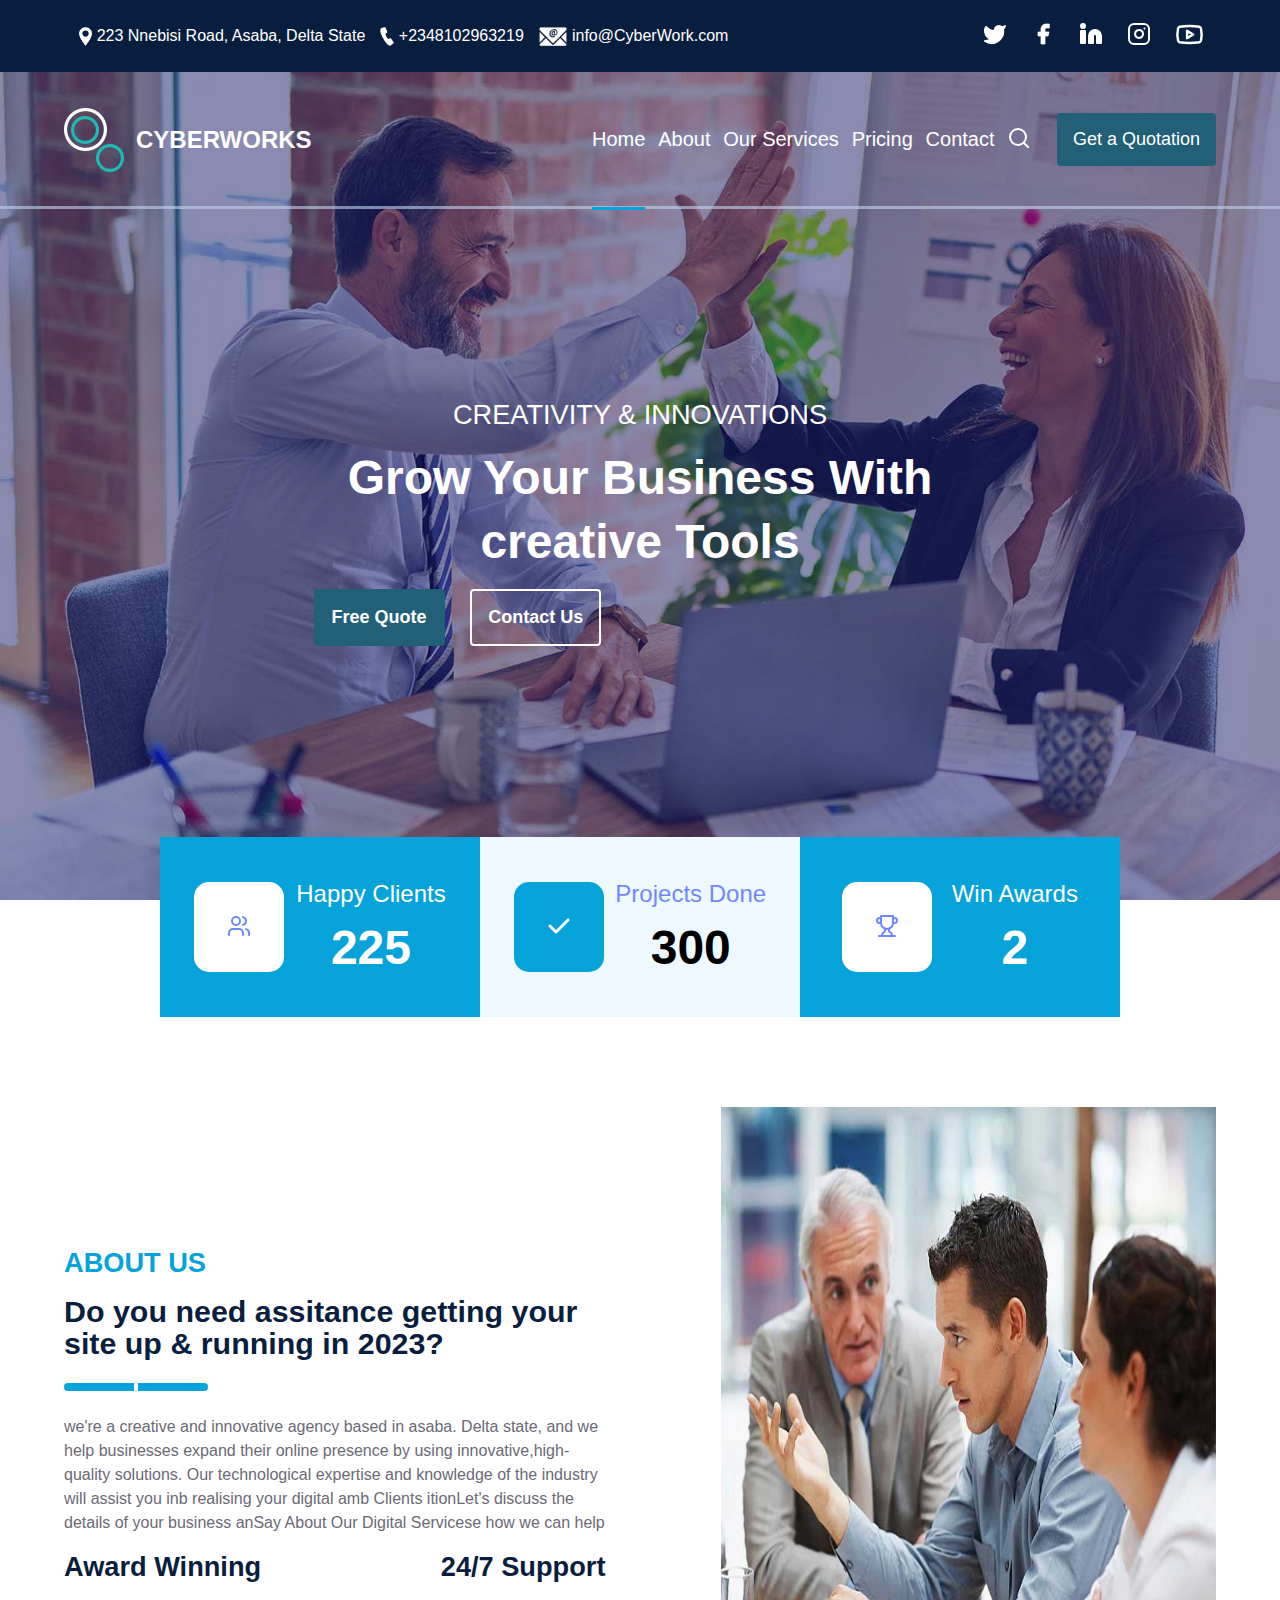
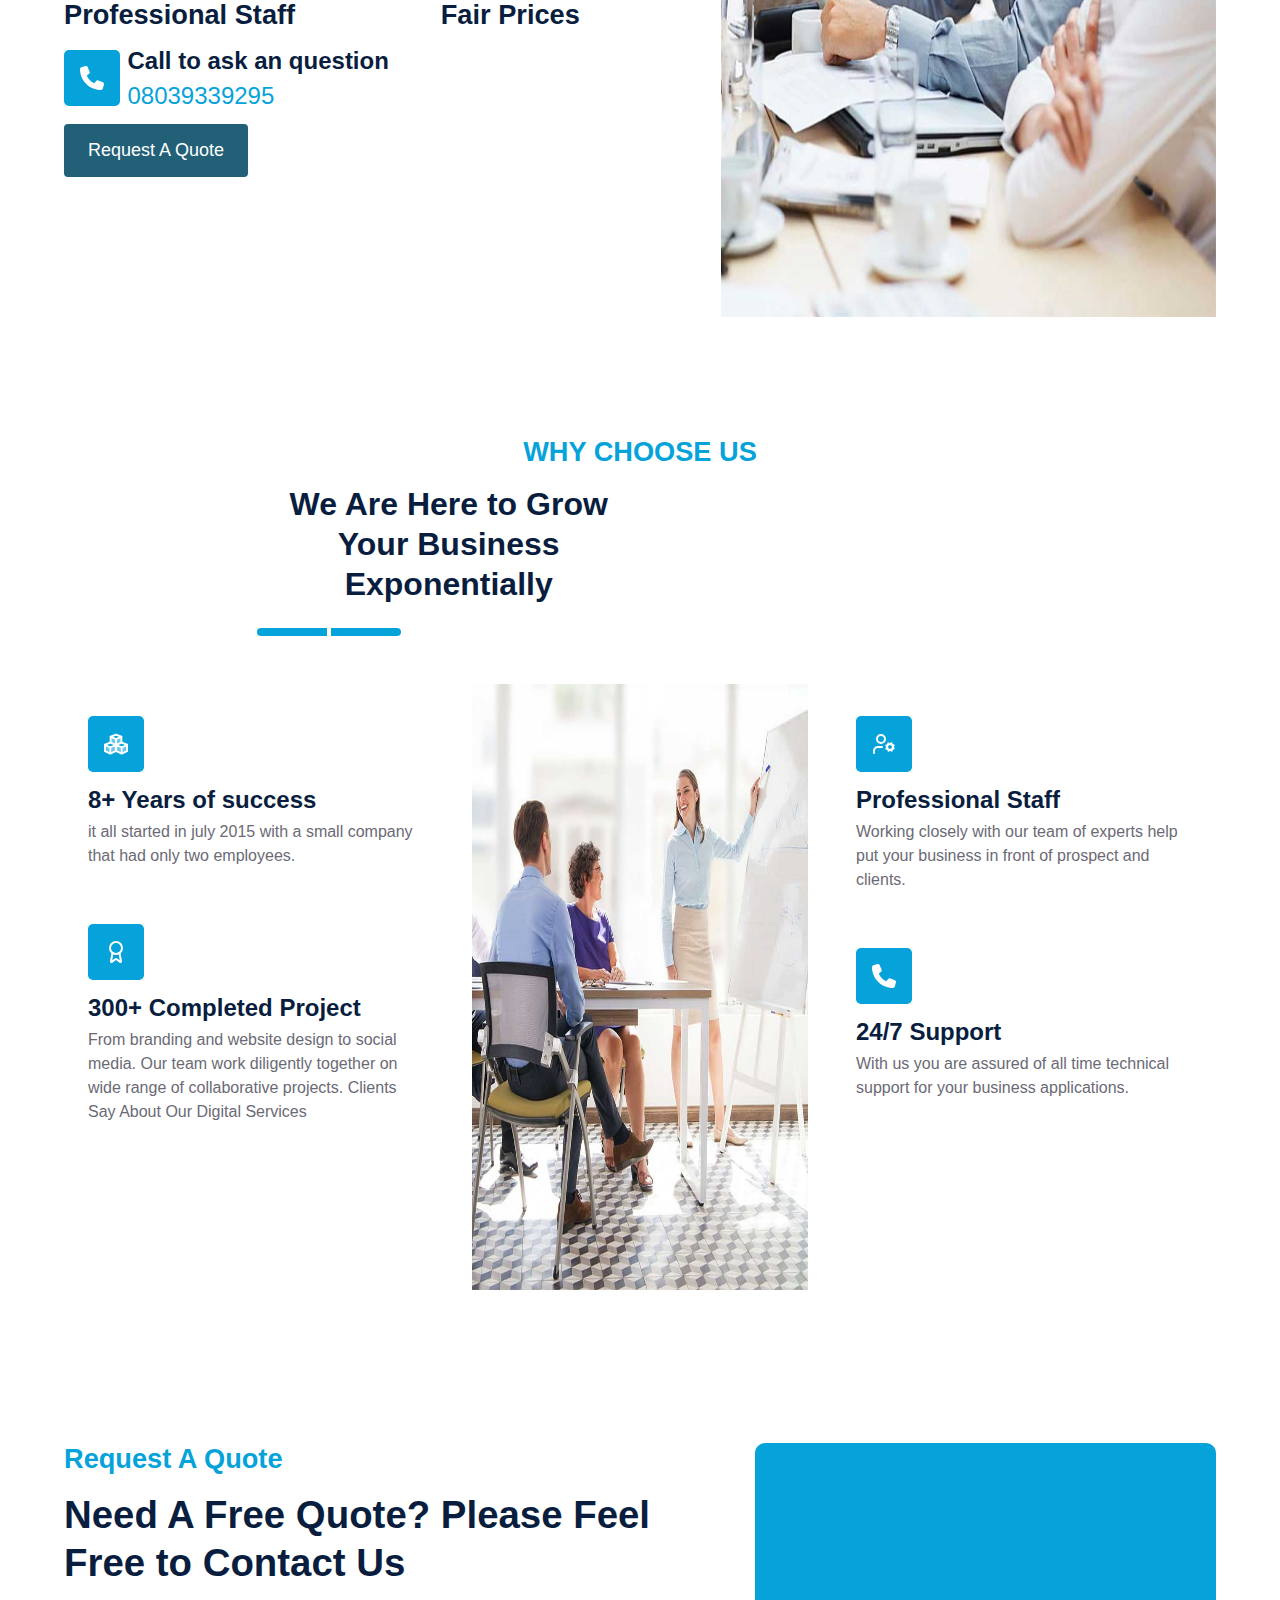
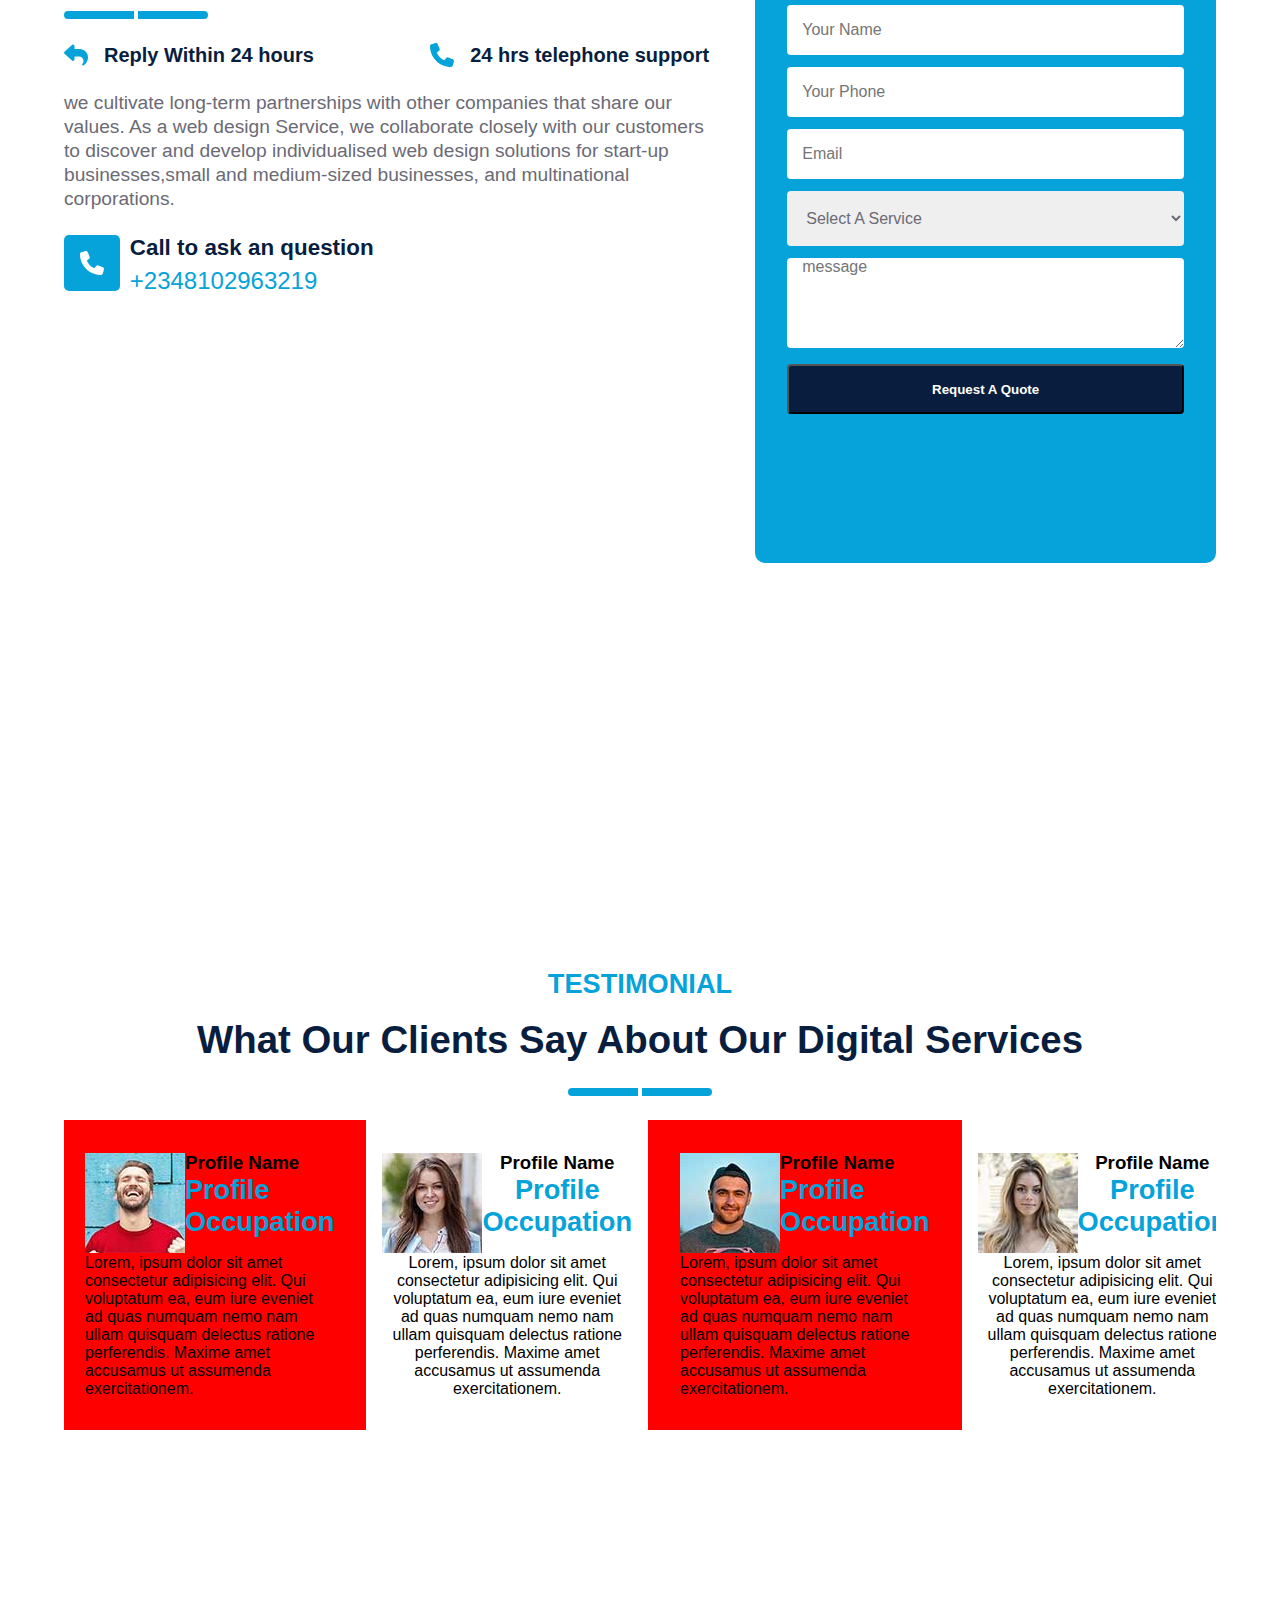
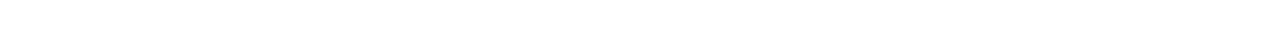
<file: CyberWork/index.html>
<!DOCTYPE html>
<html lang="en">

<head>
  <meta charset="UTF-8">
  <!-- <meta name="viewport" content="width=device-width, initial-scale=1.0"> -->
  <title>CyberWork</title>
  <link rel="icon" href="./img/favicon-32x32.png">
  <link rel="stylesheet" href="./style/index.css">
</head>

<body>
  <!-- for the topbar-->
  <div class="header-nav">
    <div class="header-con">
      <div class="header-left">
        <div class="L-con"><img src="./img/location.png" alt="">
          <p>223 Nnebisi Road, Asaba, Delta State</p>
        </div>

        <div class="L-con"><img src="./img/call.png" alt="">
          <p>+2348102963219</p>
        </div>

        <div class="L-con"><img src="./img/mail.png" alt="">
          <p>info@CyberWork.com</p>
        </div>

      </div>

      <div class="header-right">
        <ul>
          <li><a href=""><svg xmlns="http://www.w3.org/2000/svg" width="24" height="24" viewBox="0 0 24 24" fill="#fff"
                stroke="currentColor" stroke-width="2" stroke-linecap="round" stroke-linejoin="round"
                class="lucide lucide-twitter">
                <path
                  d="M22 4s-.7 2.1-2 3.4c1.6 10-9.4 17.3-18 11.6 2.2.1 4.4-.6 6-2C3 15.5.5 9.6 3 5c2.2 2.6 5.6 4.1 9 4-.9-4.2 4-6.6 7-3.8 1.1 0 3-1.2 3-1.2z" />
              </svg></a></li>

          <li><a href=""><svg xmlns="http://www.w3.org/2000/svg" width="24" height="24" viewBox="0 0 24 24" fill="#ffff"
                stroke="currentColor" stroke-width="0.75" stroke-linecap="round" stroke-linejoin="round"
                class="lucide lucide-facebook">
                <path d="M18 2h-3a5 5 0 0 0-5 5v3H7v4h3v8h4v-8h3l1-4h-4V7a1 1 0 0 1 1-1h3z" />
              </svg></a></li>

          <li><a href=""><svg xmlns="http://www.w3.org/2000/svg" width="24" height="24" viewBox="0 0 24 24" fill="#fff"
                stroke="currentColor" stroke-width="2" stroke-linecap="round" stroke-linejoin="round"
                class="lucide lucide-linkedin">
                <path d="M16 8a6 6 0 0 1 6 6v7h-4v-7a2 2 0 0 0-2-2 2 2 0 0 0-2 2v7h-4v-7a6 6 0 0 1 6-6z" />
                <rect width="4" height="12" x="2" y="9" />
                <circle cx="4" cy="4" r="2" />
              </svg></a></li>

          <li><a href=""><svg xmlns="http://www.w3.org/2000/svg" width="24" height="24" viewBox="0 0 24 24" fill="none"
                stroke="currentColor" stroke-width="2" stroke-linecap="round" stroke-linejoin="round"
                class="lucide lucide-instagram">
                <rect width="20" height="20" x="2" y="2" rx="5" ry="5" />
                <path d="M16 11.37A4 4 0 1 1 12.63 8 4 4 0 0 1 16 11.37z" />
                <line x1="17.5" x2="17.51" y1="6.5" y2="6.5" />
              </svg></a></li>

          <li><a href=""><svg xmlns="http://www.w3.org/2000/svg" width="29" height="29" viewBox="0 0 24 24" fill="none"
                stroke="currentColor" stroke-width="2" stroke-linecap="round" stroke-linejoin="round"
                class="lucide lucide-youtube">
                <path
                  d="M2.5 17a24.12 24.12 0 0 1 0-10 2 2 0 0 1 1.4-1.4 49.56 49.56 0 0 1 16.2 0A2 2 0 0 1 21.5 7a24.12 24.12 0 0 1 0 10 2 2 0 0 1-1.4 1.4 49.55 49.55 0 0 1-16.2 0A2 2 0 0 1 2.5 17" />
                <path d="m10 15 5-3-5-3z" />
              </svg></a></li>
        </ul>
      </div>
    </div>
  </div>
  <!-- the end of topbar -->

  <div class="main">
    <div class="bg">
      <div class="background"></div>
    </div>

    <div class="main-nav">
      <div class="nav-con">
        <div class="logo">
          <a href=""><img src="img/logo.png" alt="">
            <span>CYBERWORKS</span>
          </a>

        </div>
        <div class="links">
          <ul>
            <li><a href="index.html">Home</a></li>
            <li><a href="about.html">About</a></li>
            <li><a href="#">Our Services</a></li>
            <li><a href="#">Pricing</a></li>
            <li><a href="#">Contact</a></li>
          </ul>
          <a href="#"><svg xmlns="http://www.w3.org/2000/svg" width="24" height="24" viewBox="0 0 24 24" fill="none"
              stroke="#fff" stroke-width="2" stroke-linecap="round" stroke-linejoin="round"
              class="lucide lucide-search">
              <circle cx="11" cy="11" r="8" />
              <path d="m21 21-4.3-4.3" />
            </svg></a>
          <button>Get a Quotation</button>
        </div>
      </div>
    </div>
    <div class="line"></div>
    <div class="main-con">
      <div class="main-text">
        <p>CREATIVITY & INNOVATIONS</p>
        <h1>Grow Your Business With creative Tools </h1>

        <div class="btn">
          <button class="btn-1">Free Quote</button>
          <button class="btn-2">Contact Us</button>
        </div>
      </div>
    </div>
  </div>
  <div class="HPW">
    <div class="rate">
      <div class="happy">
        <button>
          <svg xmlns="http://www.w3.org/2000/svg" width="24" height="24" viewBox="0 0 24 24" fill="none"
            stroke="#7088ff" stroke-width="2" stroke-linecap="round" stroke-linejoin="round"
            class="lucide lucide-users">
            <path d="M16 21v-2a4 4 0 0 0-4-4H6a4 4 0 0 0-4 4v2" />
            <circle cx="9" cy="7" r="4" />
            <path d="M22 21v-2a4 4 0 0 0-3-3.87" />
            <path d="M16 3.13a4 4 0 0 1 0 7.75" />
          </svg>
        </button>

        <div class="text">
          <p>Happy Clients</p>
          <h1>225</h1>
        </div>
      </div>
      <div class="project">
        <button>
          <svg xmlns="http://www.w3.org/2000/svg" height="24" width="24" viewBox="0 0 448 512"
            fill="#fff"><!--!Font Awesome Free 6.6.0 by @fontawesome - https://fontawesome.com License - https://fontawesome.com/license/free Copyright 2024 Fonticons, Inc.-->
            <path
              d="M438.6 105.4c12.5 12.5 12.5 32.8 0 45.3l-256 256c-12.5 12.5-32.8 12.5-45.3 0l-128-128c-12.5-12.5-12.5-32.8 0-45.3s32.8-12.5 45.3 0L160 338.7 393.4 105.4c12.5-12.5 32.8-12.5 45.3 0z" />
          </svg>
        </button>

        <div class="text-2">
          <p> Projects Done</p>
          <h1> 300 </h1>
        </div>
      </div>
      <div class="win">
        <button>
          <svg xmlns="http://www.w3.org/2000/svg" width="24" height="24" viewBox="0 0 24 24" fill="none"
            stroke="#7088ff" stroke-width="2" stroke-linecap="round" stroke-linejoin="round"
            class="lucide lucide-trophy">
            <path d="M6 9H4.5a2.5 2.5 0 0 1 0-5H6" />
            <path d="M18 9h1.5a2.5 2.5 0 0 0 0-5H18" />
            <path d="M4 22h16" />
            <path d="M10 14.66V17c0 .55-.47.98-.97 1.21C7.85 18.75 7 20.24 7 22" />
            <path d="M14 14.66V17c0 .55.47.98.97 1.21C16.15 18.75 17 20.24 17 22" />
            <path d="M18 2H6v7a6 6 0 0 0 12 0V2Z" />
          </svg>
        </button>

        <div class="text">
          <p>Win Awards</p>
          <h1>2</h1>
        </div>
      </div>
    </div>
  </div>

  <div class="about">
    <div class="about-con">
      <div class="ab-text">
        <h5>ABOUT US </h5>
        <h1>Do you need assitance getting your site up & running in 2023?</h1>
        <div class="li">
          <div class="bt-1"></div>
          <div class="bt-2"></div>
          <div class="bt-1"></div>
        </div>
        <p>
          we're a creative and innovative agency based in asaba. Delta state, and we help businesses expand their online
          presence by using innovative,high-quality solutions. Our technological expertise and knowledge of the industry

          will assist you inb realising your digital amb Clients 
          itionLet's discuss the details of your business anSay About Our Digital Servicese how
          we can help
        </p>
        <div class="zoom-in">
          <div class="awd">
            <h5>
              Award Winning
            </h5>
            <h5>
              Professional Staff
            </h5>
          </div>
          <div class="sup">
            <h5>
              24/7 Support
            </h5>
            <h5>
              Fair Prices
            </h5>
          </div>
        </div>
        <div class="call">
          <img src="./img/svg/phone-solid.svg" alt="">
          <div class="call-text">
            <h5>Call to ask an question</h5>
            <p>08039339295</p>
          </div>
        </div>
        <button>Request A Quote</button>
      </div>
      <div class="ab-img"><img src="./img/about.jpg" alt="About img">
      </div>
    </div>
  </div>
  <div class="cont-ch">
    <div  class="main-ch">
        <div class="ch-text">
          <h5> WHY CHOOSE US</h5>
          <h1>We Are Here to Grow Your Business Exponentially</h1>
          <div class="li">
            <div class="bt-1"></div>
            <div class="bt-2"></div>
            <div class="bt-1"></div>
          </div> 
        </div>
      <div class="ch">
        <div class="ch-1">
          <div class="bt">
            <img src="./img/svg/cubes-sharp-duotone-solid.svg" alt="">
            <div class="bt-btext">
              <h4>8+ Years of success</h4>
              <p>it all started in july 2015 with a small company that had only two employees.</p>

            </div>
          </div>
          <div class="bt">
            <img src="./img/svg/award.svg" alt="">
            <div class="bt-text">
              <h4>300+ Completed Project</h4>
              <p>
                From branding and website design to social media. Our team work diligently together on wide range of
                collaborative projects. Clients Say About Our Digital Services
              </p>
            </div>
          </div>
        </div>

        <div class="ch-2">
          <img src="./img/feature.jpg" alt="">
        </div>

        <div class="ch-3">
          <div class="bt">
            <img src="img/svg/user-cog.svg" alt="">
            <div class="bt-text">
              <h4>Professional Staff</h4>
              <p>
                Working closely with our team of experts help put your business in front of prospect and clients.
              </p>

            </div>
          </div>
          <div class="bt">
            <img src="./img/svg/phone-solid.svg" alt="">
            <div class="bt-text">
              <h4>24/7 Support</h4>
              <p>
                With us you are assured of all time technical support for your business applications.
              </p>

            </div>
          </div>
        </div>
      </div>
    </div>
  </div>
  <div class="quote-cont">
    <div class="quote">
      <div class="quote-text">
        <h5>Request A Quote</h5>
        <h1>Need A Free Quote? Please Feel Free to Contact Us</h1>
        <div class="li">
          <div class="bt-1"></div>
          <div class="bt-2"></div>
          <div class="bt-1"></div>
        </div>
        <div class="mid-sec">
          <h4>
            <svg xmlns="http://www.w3.org/2000/svg" height="24" width="24" viewBox="0 0 512 512" fill="#06a3da"><!--!Font Awesome Free 6.6.0 by @fontawesome - https://fontawesome.com License - https://fontawesome.com/license/free Copyright 2024 Fonticons, Inc.--><path d="M205 34.8c11.5 5.1 19 16.6 19 29.2l0 64 112 0c97.2 0 176 78.8 176 176c0 113.3-81.5 163.9-100.2 174.1c-2.5 1.4-5.3 1.9-8.1 1.9c-10.9 0-19.7-8.9-19.7-19.7c0-7.5 4.3-14.4 9.8-19.5c9.4-8.8 22.2-26.4 22.2-56.7c0-53-43-96-96-96l-96 0 0 64c0 12.6-7.4 24.1-19 29.2s-25 3-34.4-5.4l-160-144C3.9 225.7 0 217.1 0 208s3.9-17.7 10.6-23.8l160-144c9.4-8.5 22.9-10.6 34.4-5.4z"/></svg>
            Reply Within 24 hours
          </h4>
          <h4>
            <svg xmlns="http://www.w3.org/2000/svg" height="24" width="24" viewBox="0 0 512 512" fill="#06a3da"><!--!Font Awesome Free 6.6.0 by @fontawesome - https://fontawesome.com License - https://fontawesome.com/license/free Copyright 2024 Fonticons, Inc.--><path d="M164.9 24.6c-7.7-18.6-28-28.5-47.4-23.2l-88 24C12.1 30.2 0 46 0 64C0 311.4 200.6 512 448 512c18 0 33.8-12.1 38.6-29.5l24-88c5.3-19.4-4.6-39.7-23.2-47.4l-96-40c-16.3-6.8-35.2-2.1-46.3 11.6L304.7 368C234.3 334.7 177.3 277.7 144 207.3L193.3 167c13.7-11.2 18.4-30 11.6-46.3l-40-96z"/></svg>
            24 hrs telephone support
          </h4>
        </div>
        <p>
          we cultivate long-term partnerships with other companies that share our values. As a web  design Service, we collaborate closely with our customers to discover and develop individualised web design solutions for start-up businesses,small and medium-sized businesses, and multinational corporations. 
        </p>
        <div class="call2">
          <img src="./img/svg/phone-solid.svg" >
          <div class="call-text">
            <h5>Call to ask an question</h5>
            <p>+2348102963219</p>
          </div>
        </div>
      </div>
      <div class="form-cont">
        <div class="form">
          <form>
            <div class="FC-main">
              <div class="FC-1"><input type="text" placeholder="Your Name" style=" height: 50px;" required ></div>
              <div class="FC-1"><input type="tel" placeholder="Your Phone" style=" height: 50px;" required ></div>
              <div class="FC-1"><input type="email" placeholder="Email" style=" height: 50px;" required ></div>
              <div class="FC-1"> 
                 <select style=" height: 55px;">
                    <option value="" selected>Select A Service</option>
                    <option value="">Section 2</option>
                    <option value="">Section 3</option>
                    <option value="">Section 4</option>
                 </select></div>
             
              <div class="FC-1"><textarea rows="3" placeholder="message" style=" height: 90px;" required ></textarea></div>
              <div class="FC-1"><button type="submit" style=" height: 50px;" > Request A Quote</button></div>
            </div>
          </form>
        </div>
      </div>
    </div>
  </div>
  <div class="testimonial">
    <div class="test-cont">
      <h5>TESTIMONIAL</h5>
      <h1>What Our Clients Say About Our Digital Services</h1>
      <div class="li">
      <div class="bt-1"></div>
      <div class="bt-2"></div>
      <div class="bt-1"></div>
    </div>
      <div class="Profile-text">
        <div class="profile">
          <div class="PROFILE-NAME">
            <img src="./img/testimonial-2.jpg" alt="">
            <div class="name-text">
              <h3>Profile Name</h3>
              <h5>Profile Occupation</h5>
            </div>
          </div>
          <div class="profile-about"><p>Lorem, ipsum dolor sit amet consectetur adipisicing elit. Qui voluptatum ea, eum iure eveniet ad quas numquam nemo nam ullam quisquam delectus ratione perferendis. Maxime amet accusamus ut assumenda exercitationem.</p></div>
        </div>
        <div class="profile-2">
          <div class="PROFILE-NAME">
            <img src="img/testimonial-1.jpg" alt="">
            <div class="name-text">
              <h3>Profile Name</h3>
              <h5>Profile Occupation</h5>
            </div>
          </div>
          <div class="profile-about"><p>Lorem, ipsum dolor sit amet consectetur adipisicing elit. Qui voluptatum ea, eum iure eveniet ad quas numquam nemo nam ullam quisquam delectus ratione perferendis. Maxime amet accusamus ut assumenda exercitationem.</p></div>
        </div>
        <div class="profile">
          <div class="PROFILE-NAME">
            <img src="img/testimonial-3.jpg" alt="">
            <div class="name-text">
              <h3>Profile Name</h3>
              <h5>Profile Occupation</h5>
            </div>
          </div>
          <div class="profile-about"><p>Lorem, ipsum dolor sit amet consectetur adipisicing elit. Qui voluptatum ea, eum iure eveniet ad quas numquam nemo nam ullam quisquam delectus ratione perferendis. Maxime amet accusamus ut assumenda exercitationem.</p></div>
        </div>        <div class="profile-2">
          <div class="PROFILE-NAME">
            <img src="img/testimonial-4.jpg" alt="">
            <div class="name-text">
              <h3>Profile Name</h3>
              <h5>Profile Occupation</h5>
            </div>
          </div>
          <div class="profile-about"><p>Lorem, ipsum dolor sit amet consectetur adipisicing elit. Qui voluptatum ea, eum iure eveniet ad quas numquam nemo nam ullam quisquam delectus ratione perferendis. Maxime amet accusamus ut assumenda exercitationem.</p></div>
        </div>
      </div>
    </div>
  </div>
  <!-- <div class="team-cont">
    <div class="team-mem">
      <h5></h5>
    </div>
  </div> -->
  
</body>

</html>
</file>
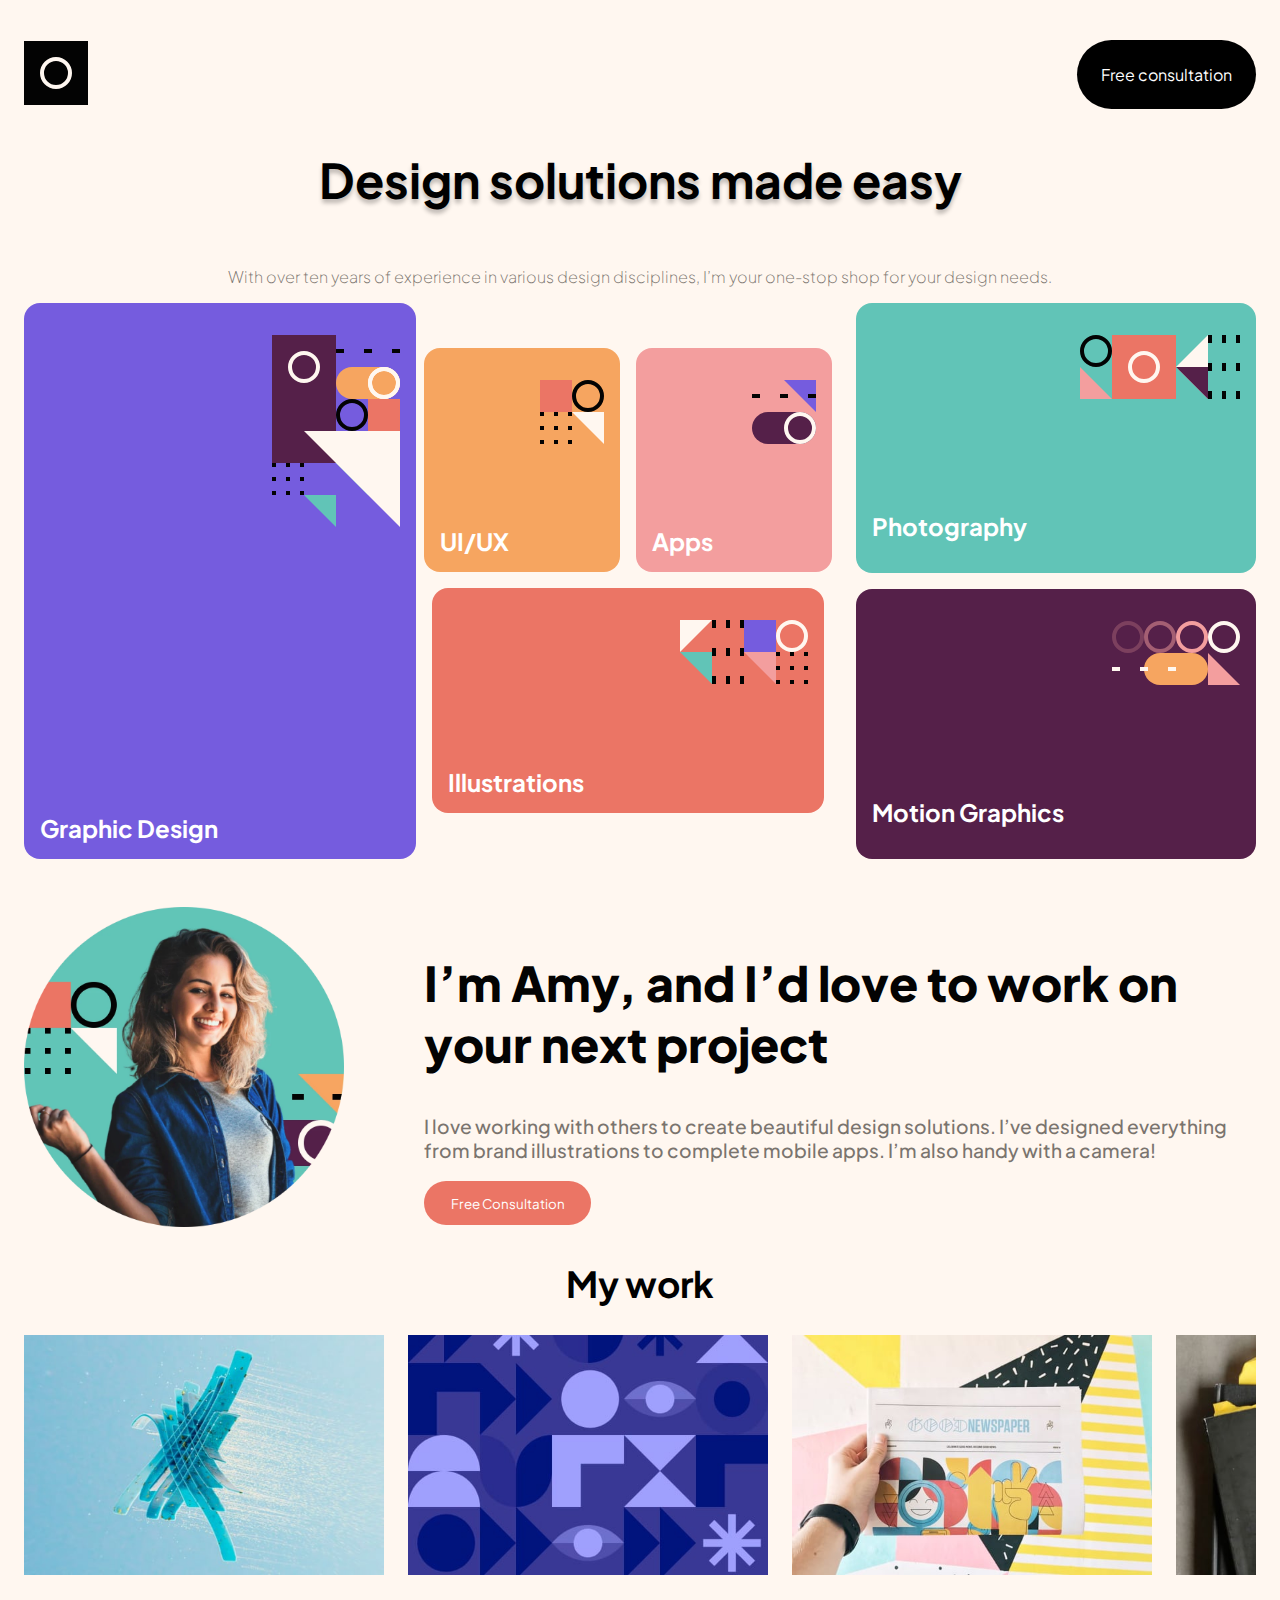
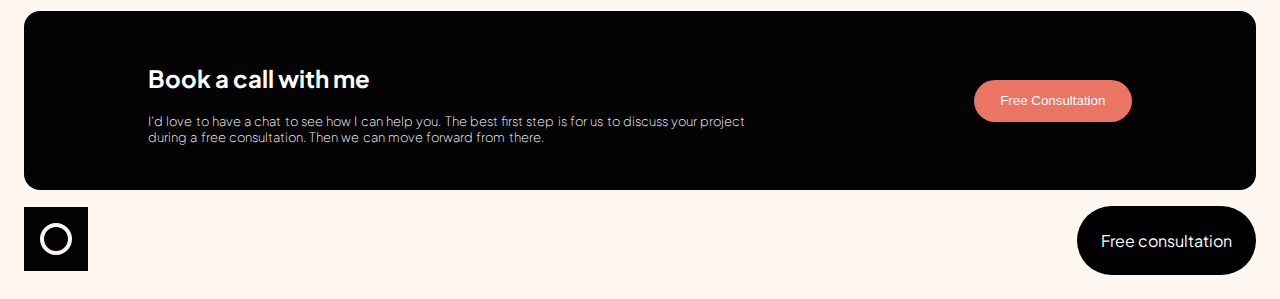
<file: single-main/index.html>
<!DOCTYPE html>
<html lang="en">
  <head>
    <meta charset="UTF-8" />
    <meta http-equiv="X-UA-Compatible" content="IE=edge" />
    <meta name="viewport" content="width=device-width, initial-scale=1.0" />
    <link
      rel="icon"
      href="./single-page-design-portfolio/starter-code/assets/favicon-32x32.png"
    />
    <link rel="stylesheet" href="./index.css" />
    <title>Single page</title>
  </head>
  <body>
    <div class="nav">
      <div class="nav-left">
        <svg width="64" height="64" xmlns="http://www.w3.org/2000/svg">
          <g fill="none" fill-rule="evenodd">
            <path fill="#030303" d="M0 0h64v64H0z" />
            <circle stroke="#FFF7F0" stroke-width="4" cx="32" cy="32" r="14" />
          </g>
        </svg>
      </div>
      <div class="nav-right">
        <button>Free consultation</button>
      </div>
    </div>
    <div class="main">
      <h2>Design solutions made easy</h2>
      <p>
        With over ten years of experience in various design disciplines, I’m
        your one-stop shop for your design needs.
      </p>
    </div>
    <div class="pattern">
      <div class="top">
        <div class="GD">
          <svg width="128" height="192" xmlns="http://www.w3.org/2000/svg">
            <g fill="none" fill-rule="evenodd">
              <path fill="#552049" d="M0 0h64v128H0z" />
              <circle
                stroke="#FFF7F0"
                stroke-width="4"
                cx="32"
                cy="32"
                r="14"
              />
              <g transform="translate(32 32)">
                <rect fill="#F6A560" x="32" width="64" height="32" rx="16" />
                <path fill="#61C4B7" d="m0 128 32 32v-32zM32 96l32 32V96z" />
                <circle
                  stroke="#FFF7F0"
                  stroke-width="4"
                  cx="80"
                  cy="16"
                  r="14"
                />
                <circle
                  stroke="#FFF7F0"
                  stroke-width="4"
                  cx="80"
                  cy="16"
                  r="14"
                />
              </g>
              <g fill="#030303">
                <path d="M64 14h4v4h-4zM68 14h4v4h-4zM92 14h4v4h-4z" />
              </g>
              <path fill="#755CDE" d="m96 0 32 32V0z" />
              <g fill="#030303">
                <path d="M96 14h4v4h-4zM120 14h4v4h-4zM124 14h4v4h-4z" />
              </g>
              <circle
                stroke="#030303"
                stroke-width="4"
                cx="80"
                cy="80"
                r="14"
              />
              <path fill="#EB7565" d="M96 64h32v32H96z" />
              <path fill="#FFF7F0" d="m32 96 96 96V96z" />
              <g fill="#030303">
                <path
                  d="M0 128h4v4H0zM14 128h4v4h-4zM28 128h4v4h-4zM0 142h4v4H0zM14 142h4v4h-4zM28 142h4v4h-4z"
                />
                <g><path d="M0 156h4v4H0zM14 156h4v4h-4zM28 156h4v4h-4z" /></g>
              </g>
            </g>
          </svg>
          <h3>Graphic Design</h3>
        </div>
        <div class="section">
          <div class="sub">
            <div class="ui">
              <svg width="64" height="64" xmlns="http://www.w3.org/2000/svg">
                <g fill="none" fill-rule="evenodd">
                  <circle
                    stroke="#030303"
                    stroke-width="4"
                    cx="48"
                    cy="16"
                    r="14"
                  />
                  <path fill="#EB7565" d="M0 0h32v32H0z" />
                  <g fill="#030303">
                    <path
                      d="M0 32h4v4H0zM14 32h4v4h-4zM28 32h4v4h-4zM0 46h4v4H0zM14 46h4v4h-4zM28 46h4v4h-4z"
                    />
                    <g><path d="M0 60h4v4H0zM14 60h4v4h-4zM28 60h4v4h-4z" /></g>
                  </g>
                  <path fill="#FFF7F0" d="m32 32 32 32V32z" />
                </g>
              </svg>
              <h3>UI/UX</h3>
            </div>
            <div class="App">
              <svg width="64" height="64" xmlns="http://www.w3.org/2000/svg">
                <g fill="none" fill-rule="evenodd">
                  <g transform="translate(0 32)">
                    <rect fill="#552049" width="64" height="32" rx="16" />
                    <circle
                      stroke="#FFF7F0"
                      stroke-width="4"
                      cx="48"
                      cy="16"
                      r="14"
                    />
                  </g>
                  <g fill="#030303">
                    <path d="M0 14h4v4H0zM4 14h4v4H4zM28 14h4v4h-4z" />
                  </g>
                  <path fill="#755CDE" d="m32 0 32 32V0z" />
                  <g fill="#030303">
                    <path d="M32 14h4v4h-4zM56 14h4v4h-4zM60 14h4v4h-4z" />
                  </g>
                </g>
              </svg>
              <h3>Apps</h3>
            </div>
          </div>
          <div class="ill">
            <svg width="128" height="64" xmlns="http://www.w3.org/2000/svg">
              <g fill="none" fill-rule="evenodd">
                <g transform="translate(64)">
                  <circle
                    stroke="#FFF7F0"
                    stroke-width="4"
                    cx="48"
                    cy="16"
                    r="14"
                  />
                  <path fill="#755CDE" d="M0 0h32v32H0z" />
                  <g fill="#030303">
                    <path
                      d="M32 32h4v4h-4zM46 32h4v4h-4zM60 32h4v4h-4zM32 46h4v4h-4zM46 46h4v4h-4zM60 46h4v4h-4z"
                    />
                    <g>
                      <path d="M32 60h4v4h-4zM46 60h4v4h-4zM60 60h4v4h-4z" />
                    </g>
                  </g>
                  <path fill="#F39E9E" d="m0 32 32 32V32z" />
                </g>
                <g fill="#030303">
                  <path
                    d="M32 32h4v4h-4zM46 32h4v4h-4zM60 32h4v4h-4zM32 56h4v4h-4zM46 56h4v4h-4zM60 56h4v4h-4z"
                  />
                  <g><path d="M32 60h4v4h-4zM46 60h4v4h-4zM60 60h4v4h-4z" /></g>
                </g>
                <g fill="#030303">
                  <path
                    d="M32 0h4v4h-4zM46 0h4v4h-4zM60 0h4v4h-4zM32 4h4v4h-4zM46 4h4v4h-4zM60 4h4v4h-4z"
                  />
                  <g><path d="M32 28h4v4h-4zM46 28h4v4h-4zM60 28h4v4h-4z" /></g>
                </g>
                <path fill="#61C4B7" d="m0 32 32 32V32z" />
                <path fill="#FFF7F0" d="M32 0 0 32V0z" />
              </g>
            </svg>
            <h3>Illustrations</h3>
          </div>
        </div>
      </div>

      <div class="last">
        <div class="photo">
          <svg width="160" height="64" xmlns="http://www.w3.org/2000/svg">
            <g fill="none" fill-rule="evenodd">
              <path fill="#EB7565" d="M32 0h64v64H32z" />
              <circle
                stroke="#030303"
                stroke-width="4"
                cx="16"
                cy="16"
                r="14"
              />
              <circle
                stroke="#FFF7F0"
                stroke-width="4"
                cx="64"
                cy="32"
                r="14"
              />
              <g fill="#030303">
                <path
                  d="M128 32h4v4h-4zM142 32h4v4h-4zM156 32h4v4h-4zM128 56h4v4h-4zM142 56h4v4h-4zM156 56h4v4h-4z"
                />
                <g>
                  <path d="M128 60h4v4h-4zM142 60h4v4h-4zM156 60h4v4h-4z" />
                </g>
              </g>
              <g fill="#030303">
                <path
                  d="M128 0h4v4h-4zM142 0h4v4h-4zM156 0h4v4h-4zM128 4h4v4h-4zM142 4h4v4h-4zM156 4h4v4h-4z"
                />
                <g>
                  <path d="M128 28h4v4h-4zM142 28h4v4h-4zM156 28h4v4h-4z" />
                </g>
              </g>
              <path fill="#FFF7F0" d="m96 32 32 32V32z" />
              <path fill="#552049" d="m96 32 32 32V32z" />
              <path fill="#F39E9E" d="M32 64 0 32v32z" />
              <path fill="#FFF7F0" d="m96 32 32-32v32z" />
            </g>
          </svg>
          <h3>Photography</h3>
        </div>
        <div class="MG">
          <svg width="128" height="64" xmlns="http://www.w3.org/2000/svg">
            <g fill="none" fill-rule="evenodd">
              <circle
                stroke="#F39E9E"
                stroke-width="4"
                cx="80"
                cy="16"
                r="14"
              />
              <circle
                stroke-opacity=".5"
                stroke="#F39E9E"
                stroke-width="4"
                cx="48"
                cy="16"
                r="14"
              />
              <circle
                stroke-opacity=".25"
                stroke="#F39E9E"
                stroke-width="4"
                cx="16"
                cy="16"
                r="14"
              />
              <circle
                stroke="#FFF7F0"
                stroke-width="4"
                cx="112"
                cy="16"
                r="14"
              />
              <path fill="#F39E9E" d="M128 64 96 32v32z" />
              <rect
                fill="#F6A560"
                x="32"
                y="32"
                width="64"
                height="32"
                rx="16"
              />
              <path
                d="M0 50v-4h8v4H0Zm28 0v-4h8v4h-8Zm28 0v-4h8v4h-8Z"
                fill="#FFF7F0"
              />
            </g>
          </svg>
          <h3>Motion Graphics</h3>
        </div>
      </div>
    </div>
    <div class="about">
      <div class="img">
        <img
          src="./single-page-design-portfolio/starter-code/assets/image-amy.webp"
          alt=""
        />
      </div>
      <div class="text">
        <h2>I’m Amy, and I’d love to work on your next project</h2>
        <p>
          I love working with others to create beautiful design solutions. I’ve
          designed everything from brand illustrations to complete mobile apps.
          I’m also handy with a camera!
        </p>
        <button>Free Consultation</button>
      </div>
    </div>
    <div class="work">
      <h2>My work</h2>
      <div class="img">
        <img
          src="./single-page-design-portfolio/starter-code/assets/image-slide-1.jpg"
          alt=""
        />
        <img
          src="./single-page-design-portfolio/starter-code/assets/image-slide-2.jpg"
          alt=""
        />
        <img
          src="./single-page-design-portfolio/starter-code/assets/image-slide-3.jpg"
          alt=""
        />

        <img
          src="./single-page-design-portfolio/starter-code/assets/image-slide-4.jpg"
          alt=""
        />
        <img src="./single-page-design-portfolio/starter-code/assets/image-slide-5.jpg" alt="" />
      </div>
    </div>
    <div class="bottom">
      <div class="bt">
        <h2>Book a call with me</h2>
        <p>
          I’d love to have a chat to see how I can help you. The best first step
          is for us to discuss your project during a free consultation. Then we
          can move forward from there.
        </p>
      </div>

      <button>Free Consultation</button>
    </div>
    <div class="footer">
      <div class="nav-left">
        <svg width="64" height="64" xmlns="http://www.w3.org/2000/svg">
          <g fill="none" fill-rule="evenodd">
            <path fill="#030303" d="M0 0h64v64H0z" />
            <circle stroke="#FFF7F0" stroke-width="4" cx="32" cy="32" r="14" />
          </g>
        </svg>
      </div>
      <div class="nav-right">
        <button>Free consultation</button>
      </div>
    </div>
  </body>
</html>
</file>
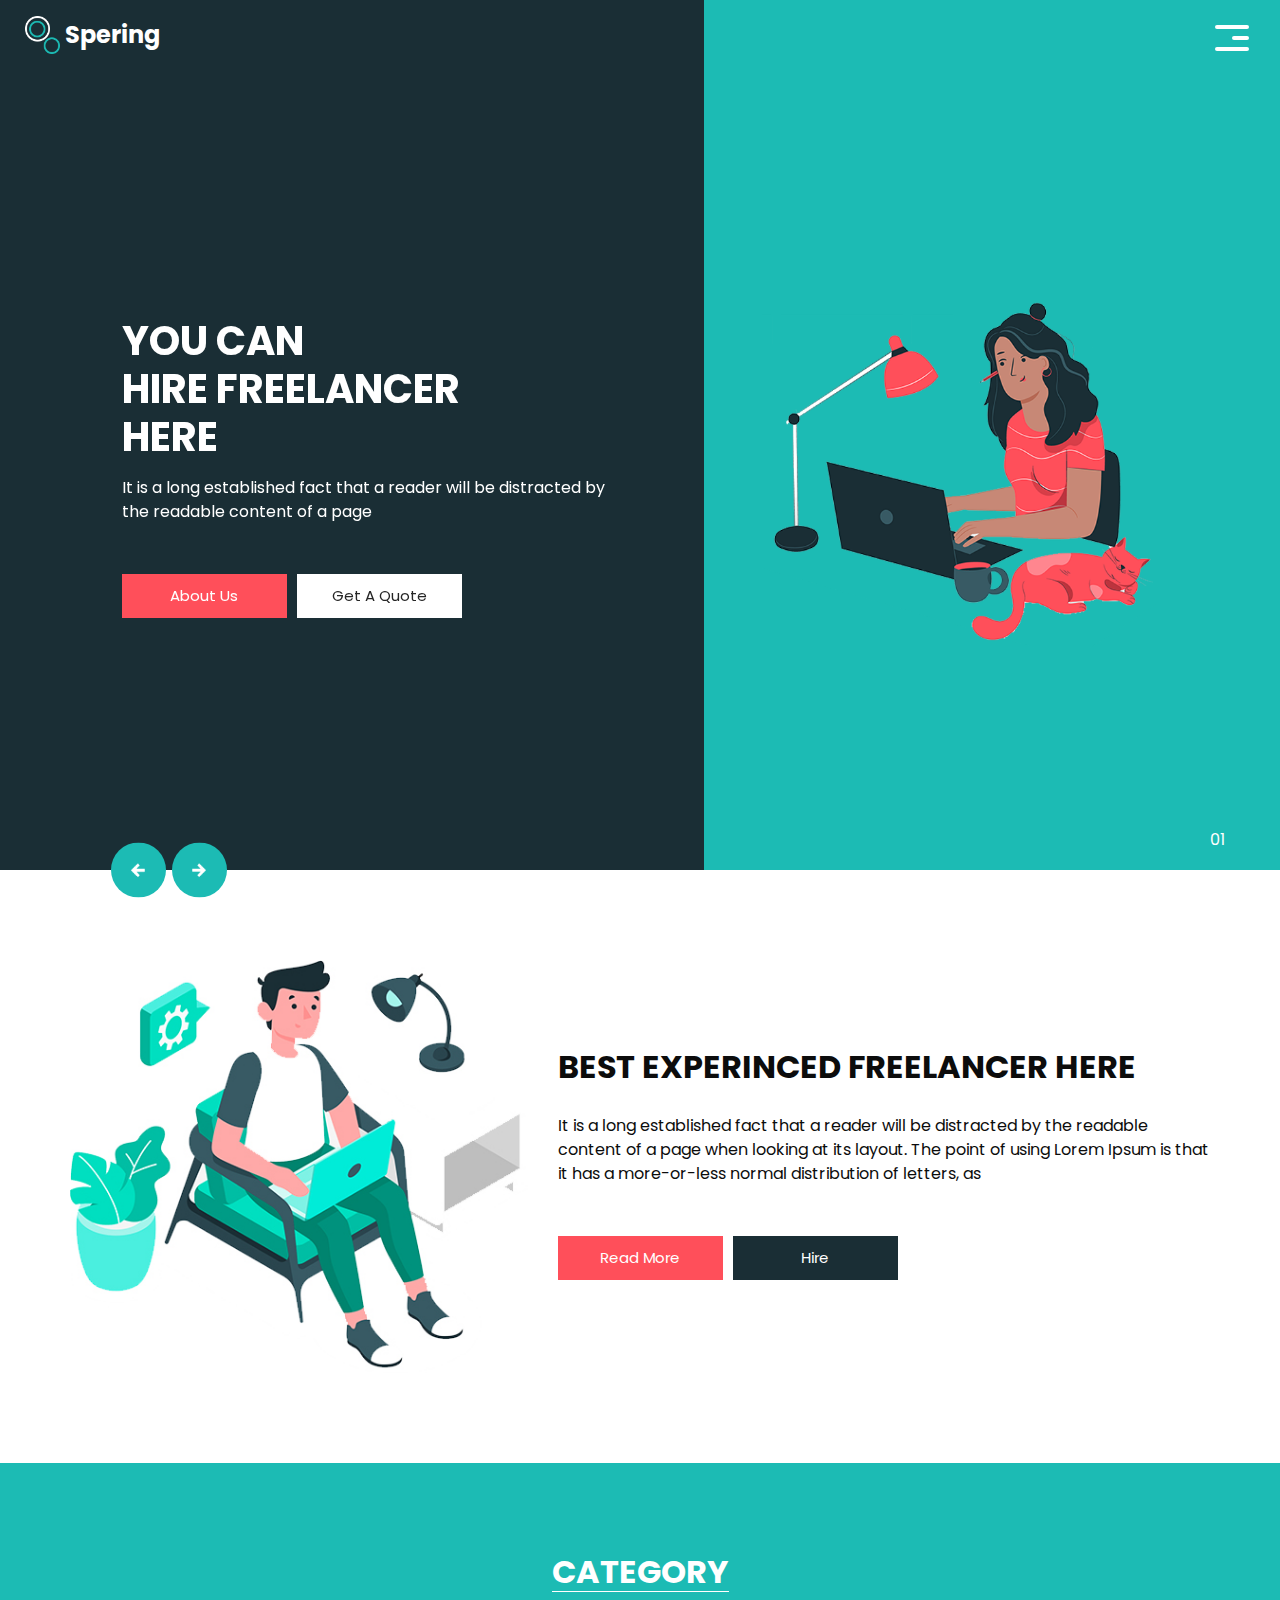
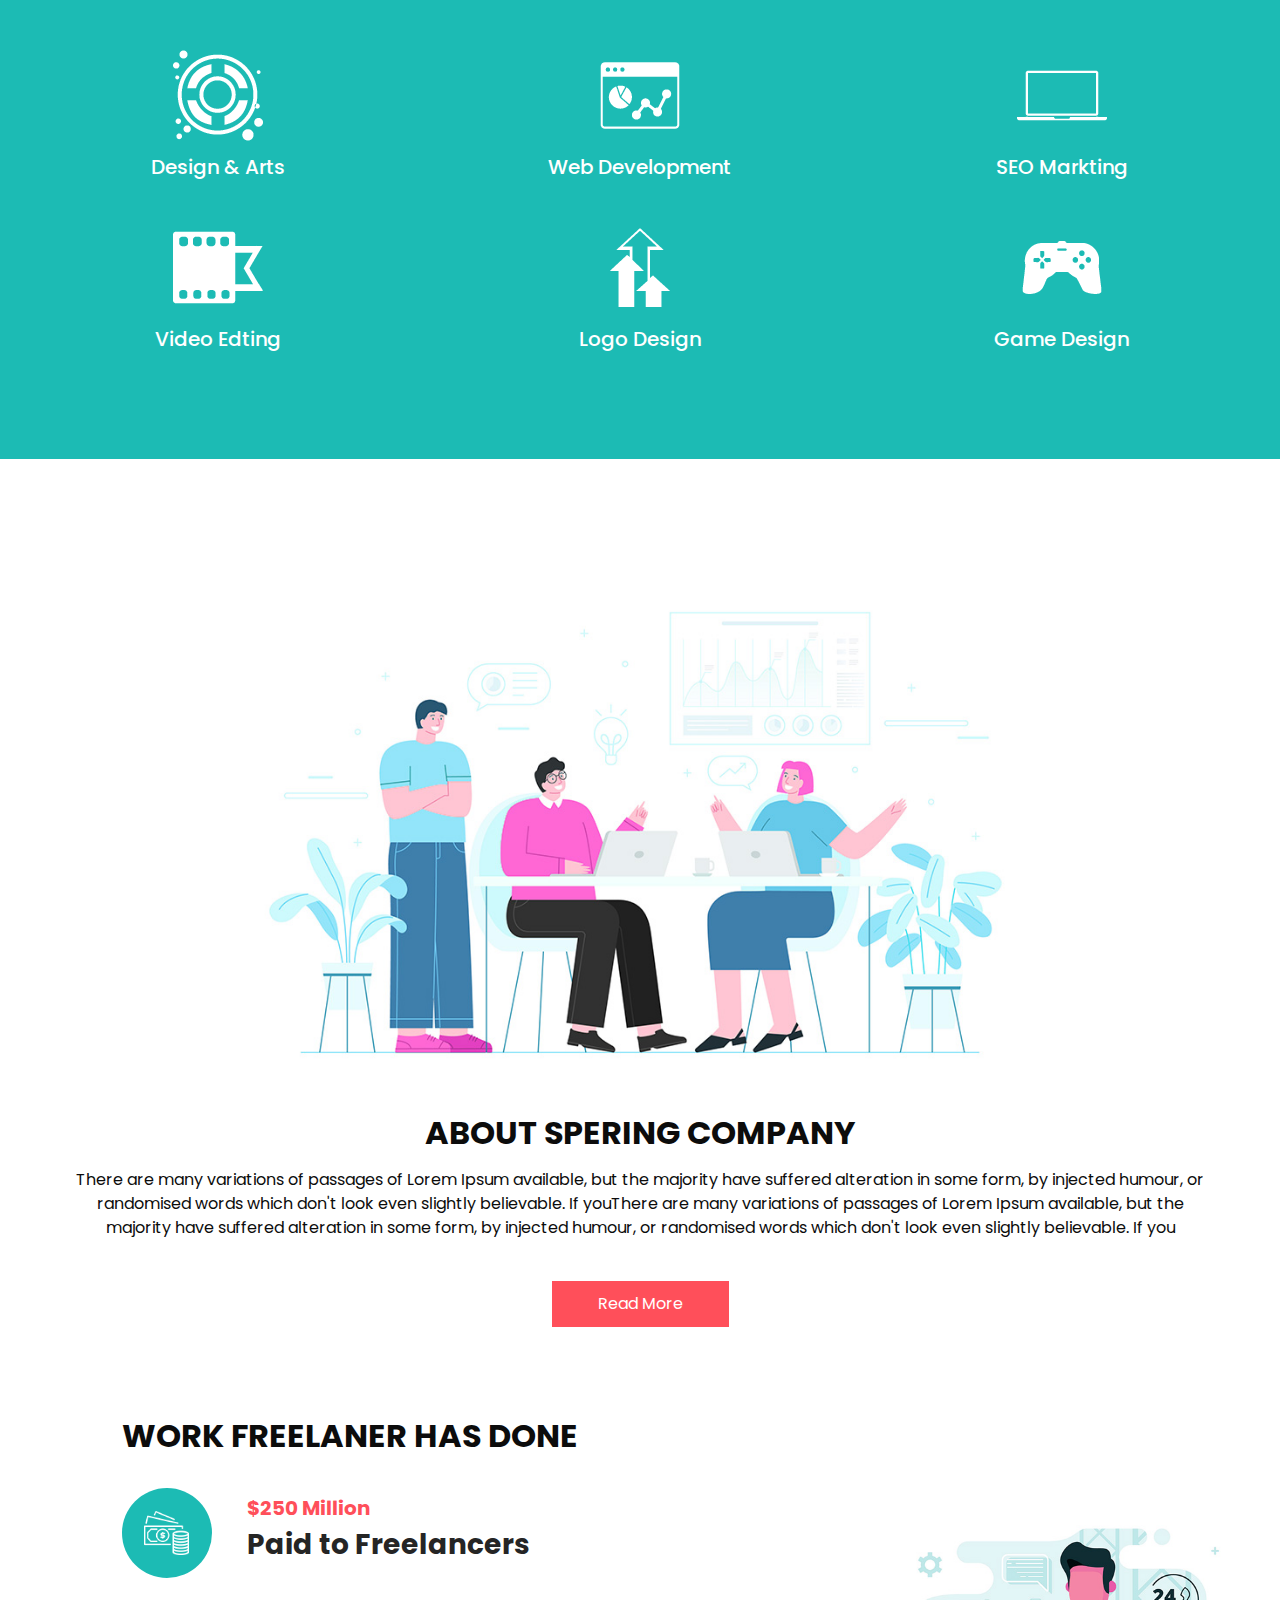
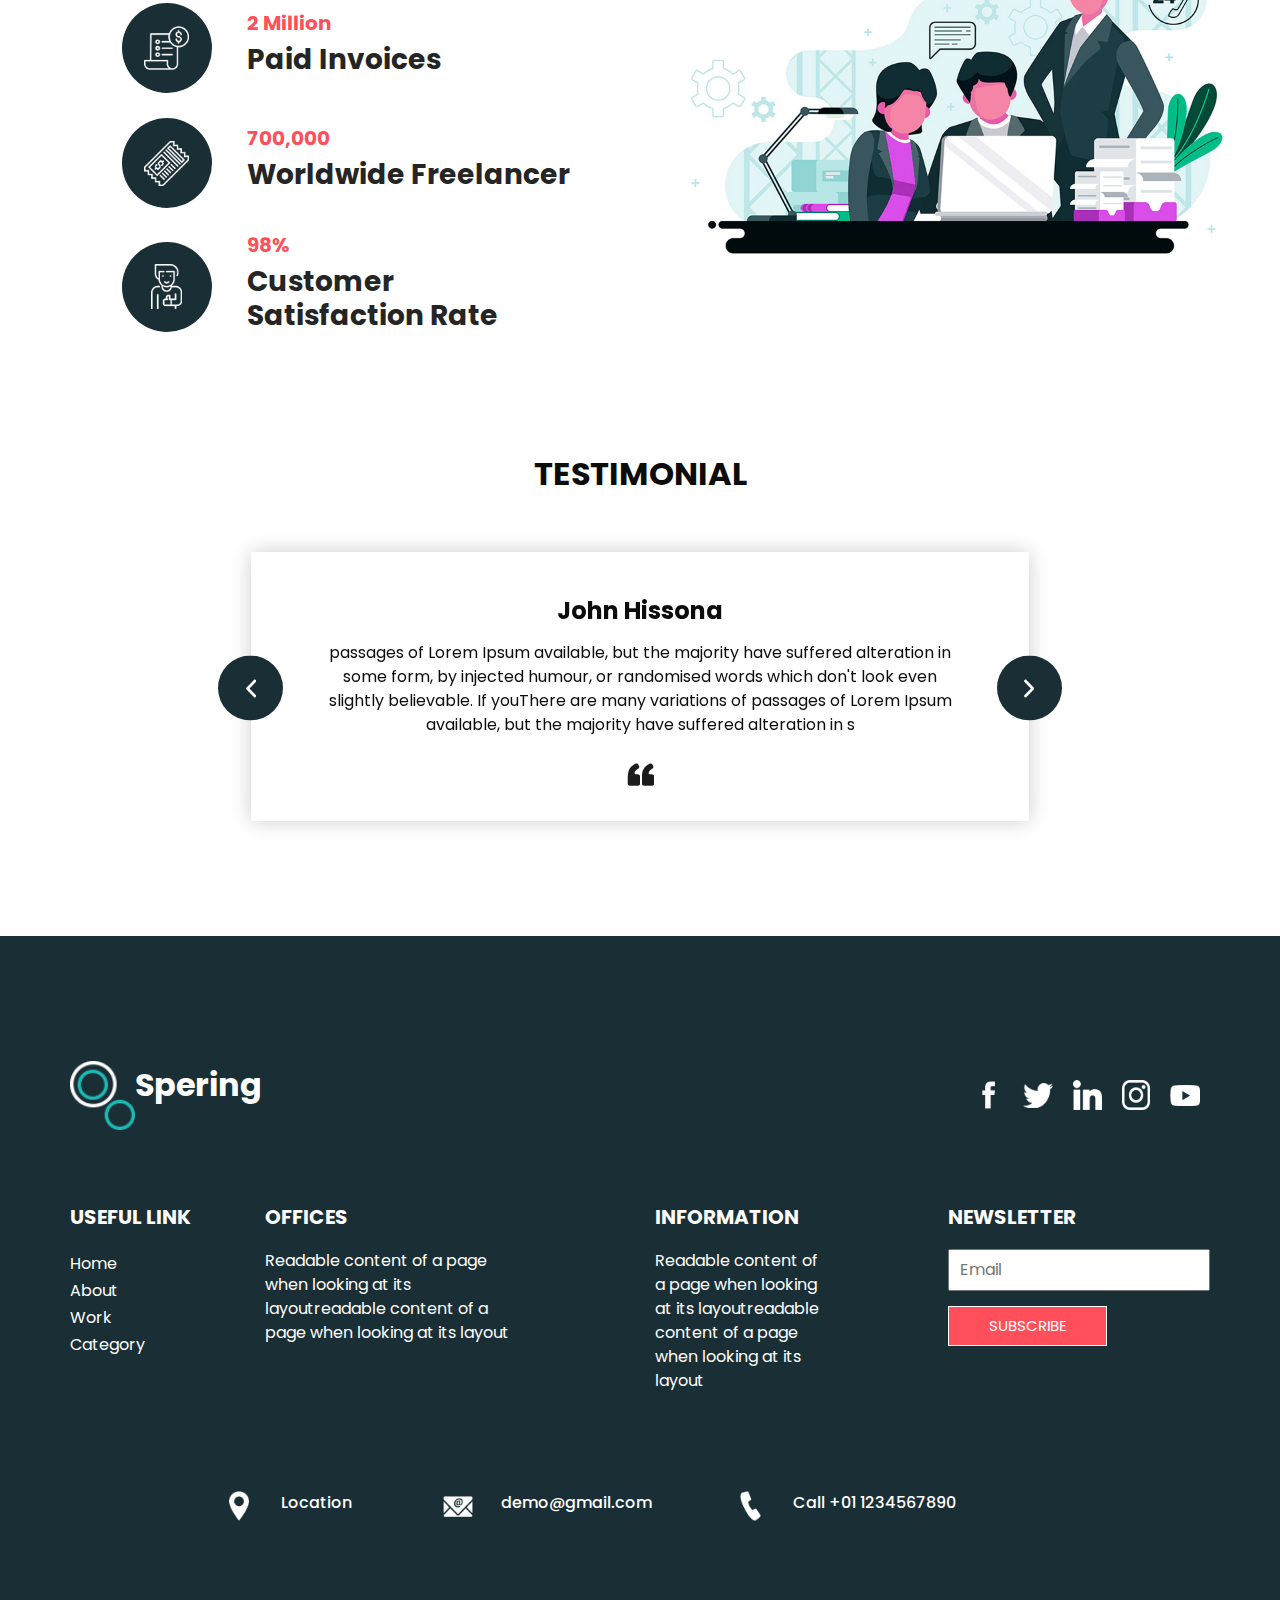
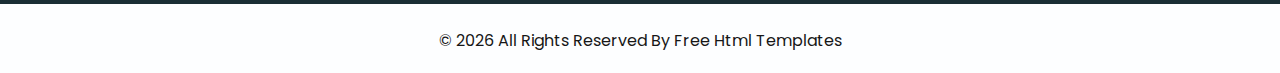
<file: Spering Free Website Template - Free-CSS.com/spering-html/index.html>
<!DOCTYPE html>
<html>

<head>
  <!-- Basic -->
  <meta charset="utf-8" />
  <meta http-equiv="X-UA-Compatible" content="IE=edge" />
  <!-- Mobile Metas -->
  <meta name="viewport" content="width=device-width, initial-scale=1, shrink-to-fit=no" />
  <!-- Site Metas -->
  <meta name="keywords" content="" />
  <meta name="description" content="" />
  <meta name="author" content="" />

  <title>Spering</title>

  <!-- bootstrap core css -->
  <link rel="stylesheet" type="text/css" href="css/bootstrap.css" />

  <link href="https://fonts.googleapis.com/css?family=Poppins:400,700&display=swap" rel="stylesheet">
  <!-- Custom styles for this template -->
  <link href="css/style.css" rel="stylesheet" />
  <!-- responsive style -->
  <link href="css/responsive.css" rel="stylesheet" />
</head>

<body>
  <div class="hero_area">
    <!-- header section strats -->
    <header class="header_section">
      <div class="container-fluid">
        <nav class="navbar navbar-expand-lg custom_nav-container">
          <a class="navbar-brand" href="index.html">
            <img src="images/logo.png" alt="" />
            <span>
              Spering
            </span>
          </a>
          <button class="navbar-toggler" type="button" data-toggle="collapse" data-target="#navbarSupportedContent"
            aria-controls="navbarSupportedContent" aria-expanded="false" aria-label="Toggle navigation">
            <span class="navbar-toggler-icon"></span>
          </button>

          <div class="collapse navbar-collapse" id="navbarSupportedContent">
            <ul class="navbar-nav  ">
              <li class="nav-item active">
                <a class="nav-link" href="index.html">Home <span class="sr-only">(current)</span></a>
              </li>
              <li class="nav-item">
                <a class="nav-link" href="about.html"> About</a>
              </li>
              <li class="nav-item">
                <a class="nav-link" href="work.html">Work </a>
              </li>
              <li class="nav-item">
                <a class="nav-link" href="category.html"> Category </a>
              </li>
            </ul>
            <div class="user_option">
              <a href="">
                <span>
                  Login
                </span>
              </a>
              <form class="form-inline my-2 my-lg-0 ml-0 ml-lg-4 mb-3 mb-lg-0">
                <button class="btn  my-2 my-sm-0 nav_search-btn" type="submit"></button>
              </form>
            </div>
          </div>
          <div>
            <div class="custom_menu-btn ">
              <button>
                <span class=" s-1">

                </span>
                <span class="s-2">

                </span>
                <span class="s-3">

                </span>
              </button>
            </div>
          </div>

        </nav>
      </div>
    </header>
    <!-- end header section -->
    <!-- slider section -->
    <section class="slider_section ">
      <div class="carousel_btn-container">
        <a class="carousel-control-prev" href="#carouselExampleIndicators" role="button" data-slide="prev">
          <span class="sr-only">Previous</span>
        </a>
        <a class="carousel-control-next" href="#carouselExampleIndicators" role="button" data-slide="next">
          <span class="sr-only">Next</span>
        </a>
      </div>
      <div id="carouselExampleIndicators" class="carousel slide" data-ride="carousel">
        <ol class="carousel-indicators">
          <li data-target="#carouselExampleIndicators" data-slide-to="0" class="active">01</li>
          <li data-target="#carouselExampleIndicators" data-slide-to="1">02</li>
          <li data-target="#carouselExampleIndicators" data-slide-to="2">03</li>
        </ol>
        <div class="carousel-inner">
          <div class="carousel-item active">
            <div class="container-fluid">
              <div class="row">
                <div class="col-md-5 offset-md-1">
                  <div class="detail-box">
                    <h1>
                      You Can <br>
                      Hire Freelancer <br>
                      Here
                    </h1>
                    <p>
                      It is a long established fact that a reader will be distracted by
                      the readable content of a page
                    </p>
                    <div class="btn-box">
                      <a href="" class="btn-1">
                        About Us
                      </a>
                      <a href="" class="btn-2">
                        Get A Quote
                      </a>
                    </div>
                  </div>
                </div>
                <div class="offset-md-1 col-md-4 img-container">
                  <div class="img-box">
                    <img src="images/slider-img.png" alt="">
                  </div>
                </div>
              </div>
            </div>
          </div>
          <div class="carousel-item ">
            <div class="container-fluid">
              <div class="row">
                <div class="col-md-5 offset-md-1">
                  <div class="detail-box">
                    <h1>
                      You Can <br>
                      Hire Freelancer <br>
                      Here
                    </h1>
                    <p>
                      It is a long established fact that a reader will be distracted by
                      the readable content of a page
                    </p>
                    <div class="btn-box">
                      <a href="" class="btn-1">
                        About Us
                      </a>
                      <a href="" class="btn-2">
                        Get A Quote
                      </a>
                    </div>
                  </div>
                </div>
                <div class="offset-md-1 col-md-4 img-container">
                  <div class="img-box">
                    <img src="images/slider-img.png" alt="">
                  </div>
                </div>
              </div>
            </div>
          </div>
          <div class="carousel-item ">
            <div class="container-fluid">
              <div class="row">
                <div class="col-md-5 offset-md-1">
                  <div class="detail-box">
                    <h1>
                      You Can <br>
                      Hire Freelancer <br>
                      Here
                    </h1>
                    <p>
                      It is a long established fact that a reader will be distracted by
                      the readable content of a page
                    </p>
                    <div class="btn-box">
                      <a href="" class="btn-1">
                        About Us
                      </a>
                      <a href="" class="btn-2">
                        Get A Quote
                      </a>
                    </div>
                  </div>
                </div>
                <div class="offset-md-1 col-md-4 img-container">
                  <div class="img-box">
                    <img src="images/slider-img.png" alt="">
                  </div>
                </div>
              </div>
            </div>
          </div>
        </div>

      </div>

    </section>
    <!-- end slider section -->
  </div>


  <!-- experience section -->

  <section class="experience_section layout_padding">
    <div class="container">
      <div class="row">
        <div class="col-md-5">
          <div class="img-box">
            <img src="images/experience-img.jpg" alt="">
          </div>
        </div>
        <div class="col-md-7">
          <div class="detail-box">
            <div class="heading_container">
              <h2>
                Best Experinced Freelancer Here
              </h2>
            </div>
            <p>
              It is a long established fact that a reader will be distracted by the readable content of a page when
              looking at its layout. The point of using Lorem Ipsum is that it has a more-or-less normal distribution of
              letters, as
            </p>
            <div class="btn-box">
              <a href="" class="btn-1">
                Read More
              </a>
              <a href="" class="btn-2">
                Hire
              </a>
            </div>
          </div>
        </div>

      </div>
    </div>
  </section>

  <!-- end experience section -->

  <!-- category section -->

  <section class="category_section layout_padding">
    <div class="container">
      <div class="heading_container">
        <h2>
          Category
        </h2>
      </div>
      <div class="category_container">
        <div class="box">
          <div class="img-box">
            <img src="images/c1.png" alt="">
          </div>
          <div class="detail-box">
            <h5>
              Design & Arts
            </h5>
          </div>
        </div>
        <div class="box">
          <div class="img-box">
            <img src="images/c2.png" alt="">
          </div>
          <div class="detail-box">
            <h5>
              Web Development
            </h5>
          </div>
        </div>
        <div class="box">
          <div class="img-box">
            <img src="images/c3.png" alt="">
          </div>
          <div class="detail-box">
            <h5>
              SEO Markting
            </h5>
          </div>
        </div>
        <div class="box">
          <div class="img-box">
            <img src="images/c4.png" alt="">
          </div>
          <div class="detail-box">
            <h5>
              Video Edting
            </h5>
          </div>
        </div>
        <div class="box">
          <div class="img-box">
            <img src="images/c5.png" alt="">
          </div>
          <div class="detail-box">
            <h5>
              Logo Design
            </h5>
          </div>
        </div>
        <div class="box">
          <div class="img-box">
            <img src="images/c6.png" alt="">
          </div>
          <div class="detail-box">
            <h5>
              Game Design
            </h5>
          </div>
        </div>
      </div>
    </div>
  </section>


  <!-- end category section -->

  <!-- about section -->

  <section class="about_section layout_padding">
    <div class="container">
      <div class="row">
        <div class="col-md-10 col-lg-9 mx-auto">
          <div class="img-box">
            <img src="images/about-img.jpg" alt="">
          </div>
        </div>
      </div>
      <div class="detail-box">
        <h2>
          About Spering Company
        </h2>
        <p>
          There are many variations of passages of Lorem Ipsum available, but the majority have suffered alteration in
          some form, by injected humour, or randomised words which don't look even slightly believable. If youThere are
          many variations of passages of Lorem Ipsum available, but the majority have suffered alteration in some form,
          by injected humour, or randomised words which don't look even slightly believable. If you
        </p>
        <a href="">
          Read More
        </a>
      </div>
    </div>
  </section>

  <!-- end about section -->

  <!-- freelance section -->

  <section class="freelance_section ">
    <div id="accordion">
      <div class="container-fluid">
        <div class="row">
          <div class="col-md-5 offset-md-1">
            <div class="detail-box">
              <div class="heading_container">
                <h2>
                  Work Freelaner Has Done
                </h2>
              </div>
              <div class="tab_container">
                <div class="t-link-box" data-toggle="collapse" data-target="#collapseOne" aria-expanded="true"
                  aria-controls="collapseOne">
                  <div class="img-box">
                    <img src="images/f1.png" alt="">
                  </div>
                  <div class="detail-box">
                    <h5>
                      $250 Million
                    </h5>
                    <h3>
                      Paid to Freelancers
                    </h3>
                  </div>
                </div>
                <div class="t-link-box collapsed" data-toggle="collapse" data-target="#collapseTwo"
                  aria-expanded="false" aria-controls="collapseTwo">
                  <div class="img-box">
                    <img src="images/f2.png" alt="">
                  </div>
                  <div class="detail-box">
                    <h5>
                      2 Million
                    </h5>
                    <h3>
                      Paid Invoices
                    </h3>
                  </div>
                </div>
                <div class="t-link-box collapsed" data-toggle="collapse" data-target="#collapseThree"
                  aria-expanded="false" aria-controls="collapseThree">
                  <div class="img-box">
                    <img src="images/f3.png" alt="">
                  </div>
                  <div class="detail-box">
                    <h5>
                      700,000
                    </h5>
                    <h3>
                      Worldwide Freelancer
                    </h3>
                  </div>
                </div>
                <div class="t-link-box collapsed" data-toggle="collapse" data-target="#collapseFour"
                  aria-expanded="false" aria-controls="collapseFour">
                  <div class="img-box">
                    <img src="images/f4.png" alt="">
                  </div>
                  <div class="detail-box">
                    <h5>
                      98%
                    </h5>
                    <h3>
                      Customer <br>
                      Satisfaction Rate
                    </h3>
                  </div>
                </div>
              </div>
            </div>
          </div>
          <div class="col-md-6">
            <div class="collapse show" id="collapseOne" aria-labelledby="headingOne" data-parent="#accordion">
              <div class="img-box">
                <img src="images/freelance-img.jpg" alt="">
              </div>
            </div>
            <div class="collapse" id="collapseTwo" aria-labelledby="headingTwo" data-parent="#accordion">
              <div class="img-box">
                <img src="images/freelance-img.jpg" alt="">
              </div>
            </div>
            <div class="collapse" id="collapseThree" aria-labelledby="headingThree" data-parent="#accordion">
              <div class="img-box">
                <img src="images/freelance-img.jpg" alt="">
              </div>
            </div>
            <div class="collapse" id="collapseFour" aria-labelledby="headingfour" data-parent="#accordion">
              <div class="img-box">
                <img src="images/freelance-img.jpg" alt="">
              </div>
            </div>
          </div>
        </div>
      </div>
    </div>
  </section>

  <!-- end freelance section -->

  <!-- client section -->

  <section class="client_section layout_padding">
    <div class="container">
      <div class="row">
        <div class="col-lg-9 col-md-10 mx-auto">
          <div class="heading_container">
            <h2>
              Testimonial
            </h2>
          </div>
          <div id="carouselExampleControls" class="carousel slide" data-ride="carousel">
            <div class="carousel-inner">
              <div class="carousel-item active">
                <div class="detail-box">
                  <h4>
                    John Hissona
                  </h4>
                  <p>
                    passages of Lorem Ipsum available, but the majority have suffered alteration in some form, by
                    injected humour, or randomised words which don't look even slightly believable. If youThere are many
                    variations of passages of Lorem Ipsum available, but the majority have suffered alteration in s
                  </p>
                  <img src="images/quote.png" alt="">
                </div>
              </div>
              <div class="carousel-item">
                <div class="detail-box">
                  <h4>
                    John Hissona
                  </h4>
                  <p>
                    passages of Lorem Ipsum available, but the majority have suffered alteration in some form, by
                    injected humour, or randomised words which don't look even slightly believable. If youThere are many
                    variations of passages of Lorem Ipsum available, but the majority have suffered alteration in s
                  </p>
                  <img src="images/quote.png" alt="">
                </div>
              </div>
              <div class="carousel-item">
                <div class="detail-box">
                  <h4>
                    John Hissona
                  </h4>
                  <p>
                    passages of Lorem Ipsum available, but the majority have suffered alteration in some form, by
                    injected humour, or randomised words which don't look even slightly believable. If youThere are many
                    variations of passages of Lorem Ipsum available, but the majority have suffered alteration in s
                  </p>
                  <img src="images/quote.png" alt="">
                </div>
              </div>
            </div>
            <a class="carousel-control-prev" href="#carouselExampleControls" role="button" data-slide="prev">
              <span class="sr-only">Previous</span>
            </a>
            <a class="carousel-control-next" href="#carouselExampleControls" role="button" data-slide="next">
              <span class="sr-only">Next</span>
            </a>
          </div>
        </div>
      </div>
    </div>
  </section>

  <!-- end client section -->



  <!-- info section -->

  <section class="info_section ">
    <div class="info_container layout_padding-top">
      <div class="container">
        <div class="info_top">
          <div class="info_logo">
            <img src="images/logo.png" alt="" />
            <span>
              Spering
            </span>
          </div>
          <div class="social_box">
            <a href="#">
              <img src="images/fb.png" alt="">
            </a>
            <a href="#">
              <img src="images/twitter.png" alt="">
            </a>
            <a href="#">
              <img src="images/linkedin.png" alt="">
            </a>
            <a href="#">
              <img src="images/instagram.png" alt="">
            </a>
            <a href="#">
              <img src="images/youtube.png" alt="">
            </a>
          </div>
        </div>

        <div class="info_main">
          <div class="row">
            <div class="col-md-3 col-lg-2">
              <div class="info_link-box">
                <h5>
                  Useful Link
                </h5>
                <ul>
                  <li class=" active">
                    <a class="" href="index.html">Home <span class="sr-only">(current)</span></a>
                  </li>
                  <li class="">
                    <a class="" href="about.html">About </a>
                  </li>
                  <li class="">
                    <a class="" href="work.html">Work </a>
                  </li>
                  <li class="">
                    <a class="" href="category.html">Category </a>
                  </li>
                </ul>
              </div>
            </div>
            <div class="col-md-3 ">
              <h5>
                Offices
              </h5>
              <p>
                Readable content of a page when looking at its layoutreadable content of a page when looking at its
                layout
              </p>
            </div>

            <div class="col-md-3 col-lg-2 offset-lg-1">
              <h5>
                Information
              </h5>
              <p>
                Readable content of a page when looking at its layoutreadable content of a page when looking at its
                layout
              </p>
            </div>

            <div class="col-md-3  offset-lg-1">
              <div class="info_form ">
                <h5>
                  Newsletter
                </h5>
                <form action="">
                  <input type="email" placeholder="Email">
                  <button>
                    Subscribe
                  </button>
                </form>
              </div>
            </div>
          </div>
        </div>
        <div class="row">
          <div class="col-lg-9 col-md-10 mx-auto">
            <div class="info_contact layout_padding2">
              <div class="row">
                <div class="col-md-3">
                  <a href="#" class="link-box">
                    <div class="img-box">
                      <img src="images/location.png" alt="">
                    </div>
                    <div class="detail-box">
                      <h6>
                        Location
                      </h6>
                    </div>
                  </a>
                </div>
                <div class="col-md-4">
                  <a href="#" class="link-box">
                    <div class="img-box">
                      <img src="images/mail.png" alt="">
                    </div>
                    <div class="detail-box">
                      <h6>
                        demo@gmail.com
                      </h6>
                    </div>
                  </a>
                </div>
                <div class="col-md-5">
                  <a href="#" class="link-box">
                    <div class="img-box">
                      <img src="images/call.png" alt="">
                    </div>
                    <div class="detail-box">
                      <h6>
                        Call +01 1234567890
                      </h6>
                    </div>
                  </a>
                </div>
              </div>
            </div>
          </div>
        </div>

      </div>
    </div>
  </section>

  <!-- end info section -->

  <!-- footer section -->
  <footer class="container-fluid footer_section ">
    <div class="container">
      <p>
        &copy; <span id="displayDate"></span> All Rights Reserved By
        <a href="https://html.design/">Free Html Templates</a>
      </p>
    </div>
  </footer>
  <!-- end  footer section -->


  <script src="js/jquery-3.4.1.min.js"></script>
  <script src="js/bootstrap.js"></script>
  <script src="js/custom.js"></script>


</body>
</body>

</html>
</file>
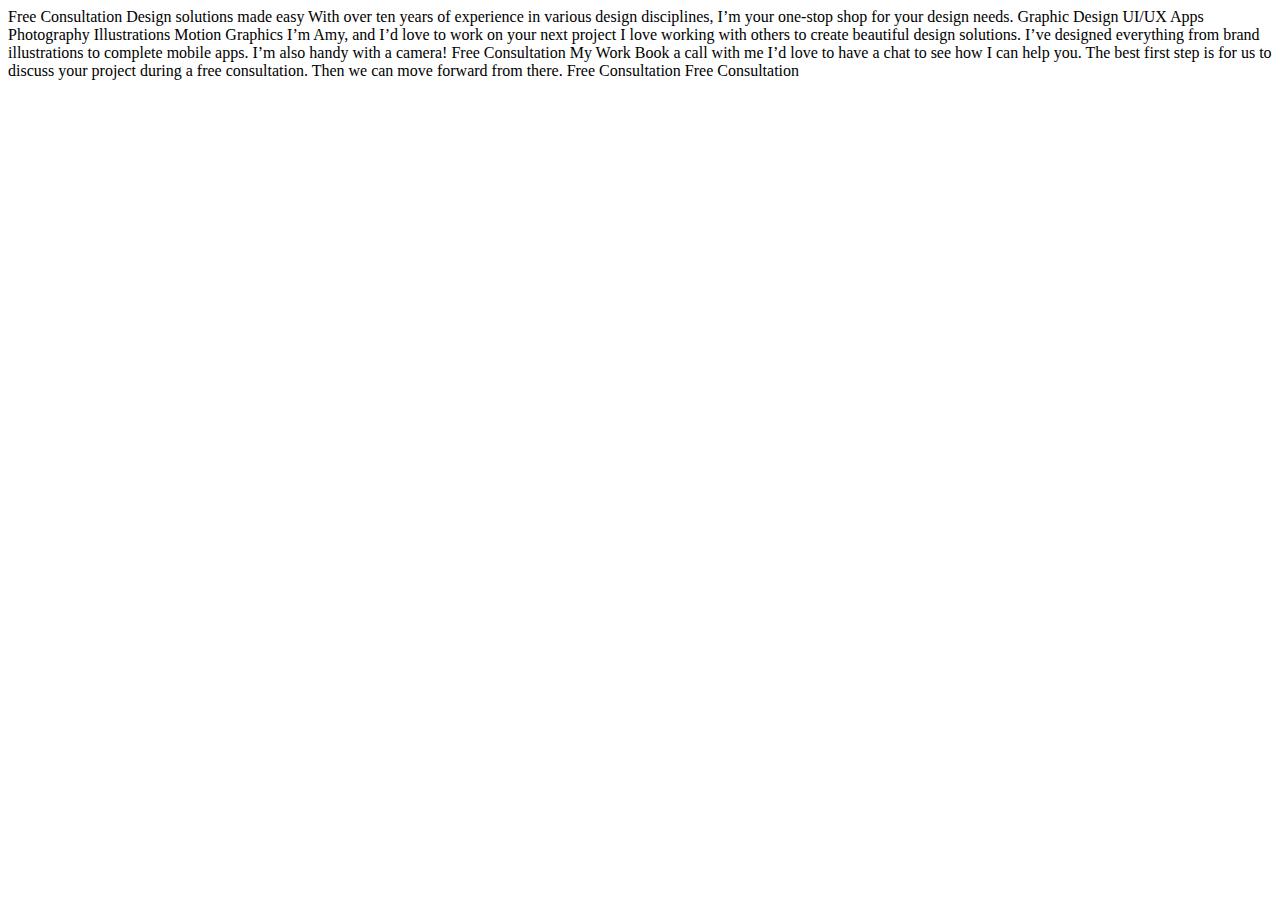
<file: single-main/single-page-design-portfolio/starter-code/index.html>
<!DOCTYPE html>
<html lang="en">
<head>
  <meta charset="UTF-8">
  <meta name="viewport" content="width=device-width, initial-scale=1.0">

  <link rel="icon" type="image/png" sizes="32x32" href="./assets/favicon-32x32.png">
  
  <title>Frontend Mentor | Single-page design portfolio</title>
</head>
<body>

  Free Consultation

  Design solutions made easy

  With over ten years of experience in various design disciplines, I’m your one-stop shop for your design needs.

  Graphic Design
  UI/UX
  Apps
  Photography
  Illustrations
  Motion Graphics

  I’m Amy, and I’d love to work on your next project

  I love working with others to create beautiful design solutions. I’ve designed everything from brand illustrations 
  to complete mobile apps. I’m also handy with a camera!

  Free Consultation

  My Work

  Book a call with me

  I’d love to have a chat to see how I can help you. The best first step is for us to discuss your project during a 
  free consultation. Then we can move forward from there.

  Free Consultation

  Free Consultation

</body>
</html>
</file>
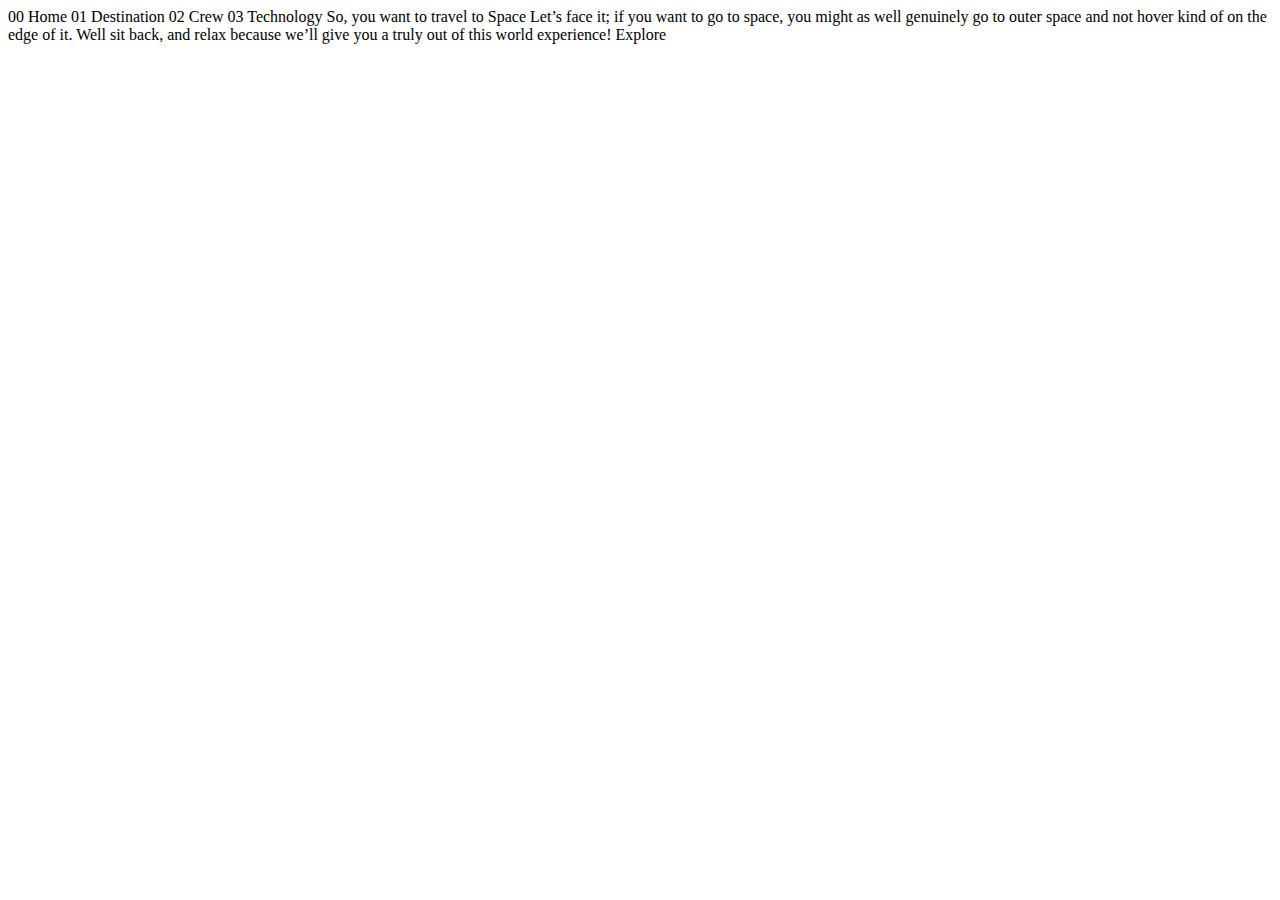
<file: space-x-main/space-tourism-website-main/starter-code/index.html>
<!DOCTYPE html>
<html lang="en">
<head>
  <meta charset="UTF-8">
  <meta name="viewport" content="width=device-width, initial-scale=1.0">

  <link rel="icon" type="image/png" sizes="32x32" href="./assets/favicon-32x32.png">
  
  <title>Frontend Mentor | Space tourism website</title>
</head>
<body>

  00 Home
  01 Destination
  02 Crew
  03 Technology

  So, you want to travel to
  Space
  Let’s face it; if you want to go to space, you might as well genuinely go to 
  outer space and not hover kind of on the edge of it. Well sit back, and relax 
  because we’ll give you a truly out of this world experience!

  Explore

</body>
</html>
</file>
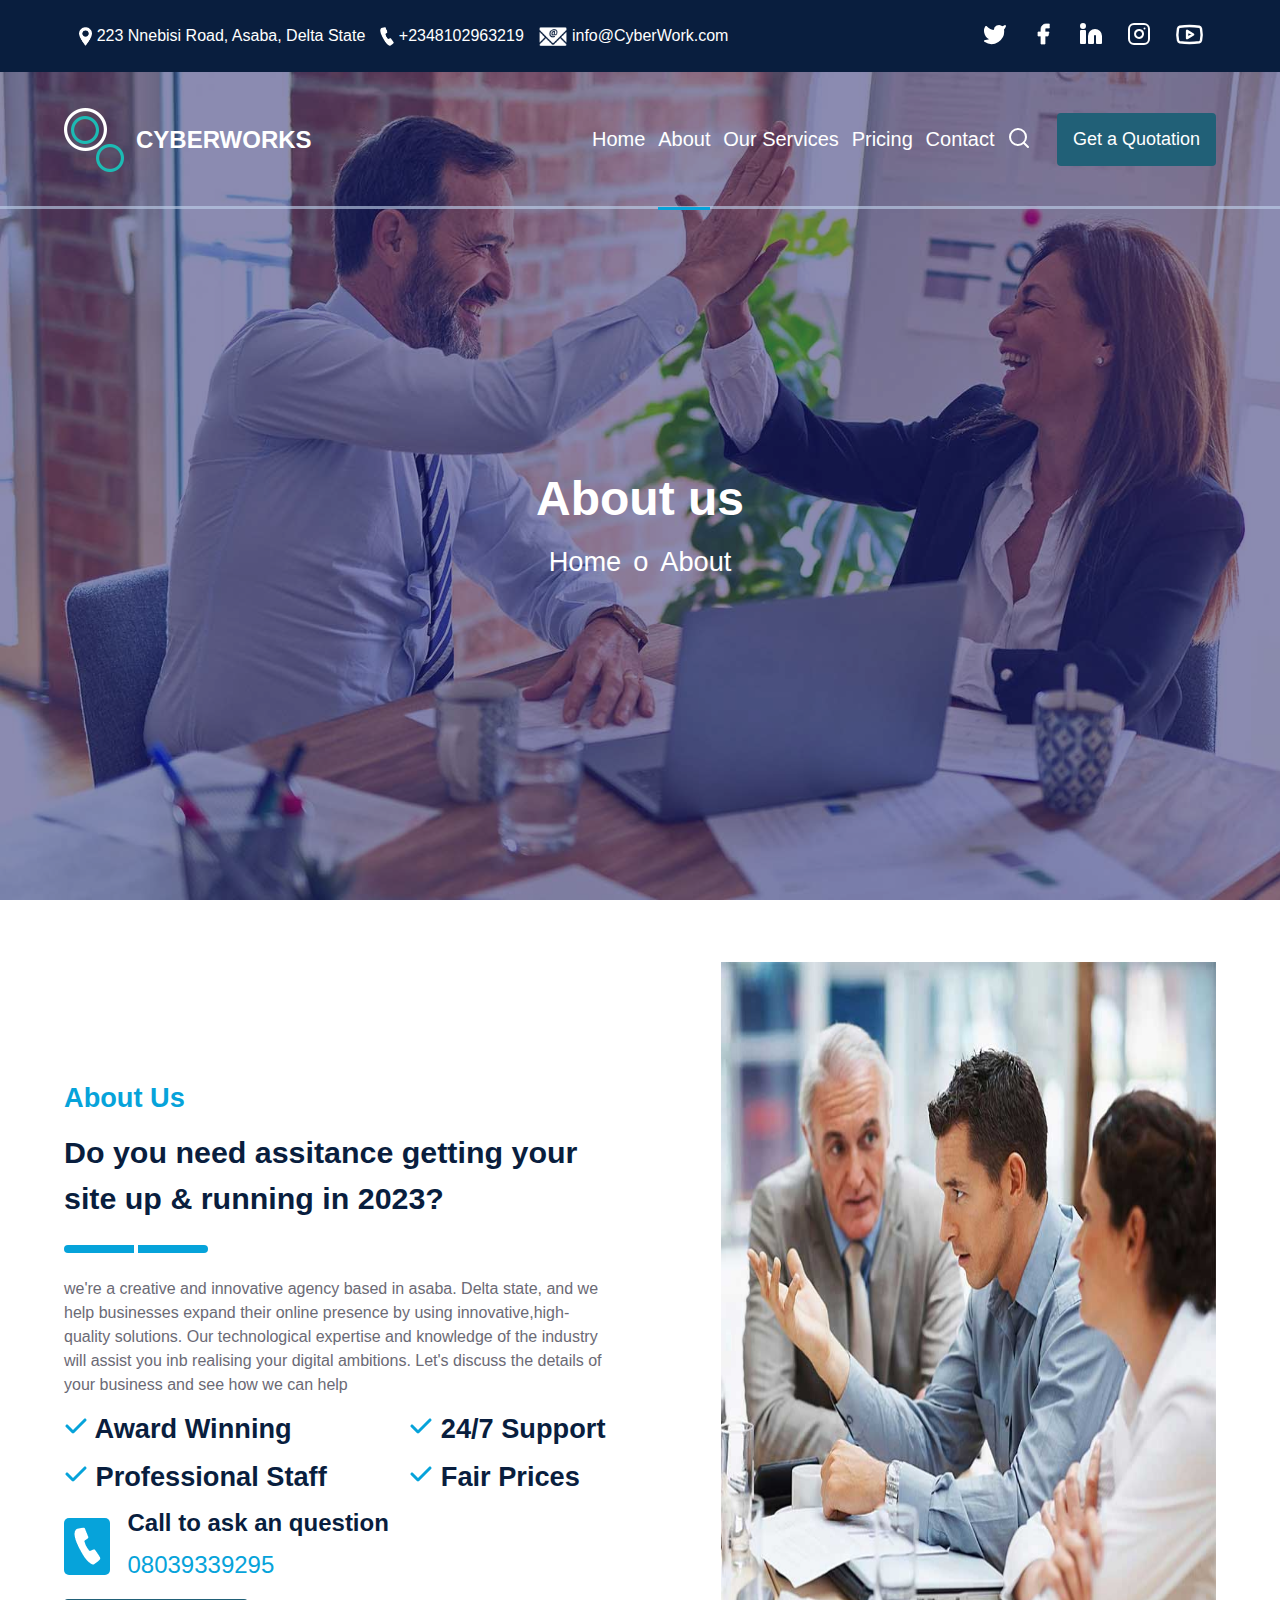
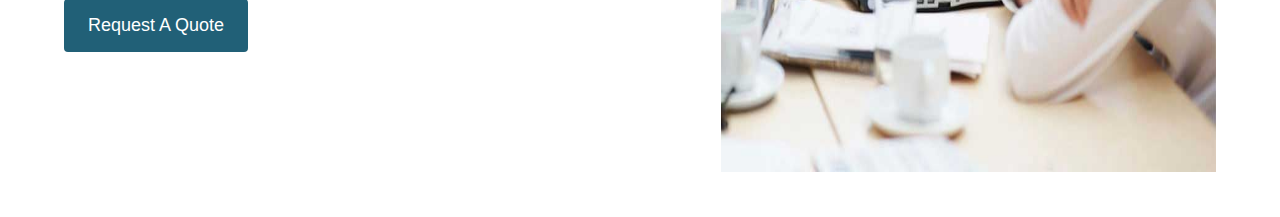
<file: CyberWork/about.html>
<!DOCTYPE html>
<html lang="en">

<head>
  <meta charset="UTF-8">
  <!-- <meta name="viewport" content="width=device-width, initial-scale=1.0"> -->
  <title>CyberWork</title>
  <link rel="icon" href="./img/favicon-32x32.png">
  <link rel="stylesheet" href="./style/about.css">
</head>

<body>
  <!-- for the topbar-->
  <div class="header-nav">
    <div class="header-con">
      <div class="header-left">
        <div class="L-con"><img src="./img/location.png" alt="">
          <p>223 Nnebisi Road, Asaba, Delta State</p>
        </div>

        <div class="L-con"><img src="./img/call.png" alt="">
          <p>+2348102963219</p>
        </div>

        <div class="L-con"><img src="./img/mail.png" alt="">
          <p>info@CyberWork.com</p>
        </div>

      </div>

      <div class="header-right">
        <ul>
          <li><a href=""><svg xmlns="http://www.w3.org/2000/svg" width="24" height="24" viewBox="0 0 24 24" fill="#fff"
                stroke="currentColor" stroke-width="2" stroke-linecap="round" stroke-linejoin="round"
                class="lucide lucide-twitter">
                <path
                  d="M22 4s-.7 2.1-2 3.4c1.6 10-9.4 17.3-18 11.6 2.2.1 4.4-.6 6-2C3 15.5.5 9.6 3 5c2.2 2.6 5.6 4.1 9 4-.9-4.2 4-6.6 7-3.8 1.1 0 3-1.2 3-1.2z" />
              </svg></a></li>

          <li><a href=""><svg xmlns="http://www.w3.org/2000/svg" width="24" height="24" viewBox="0 0 24 24" fill="#ffff"
                stroke="currentColor" stroke-width="0.75" stroke-linecap="round" stroke-linejoin="round"
                class="lucide lucide-facebook">
                <path d="M18 2h-3a5 5 0 0 0-5 5v3H7v4h3v8h4v-8h3l1-4h-4V7a1 1 0 0 1 1-1h3z" />
              </svg></a></li>

          <li><a href=""><svg xmlns="http://www.w3.org/2000/svg" width="24" height="24" viewBox="0 0 24 24" fill="#fff"
                stroke="currentColor" stroke-width="2" stroke-linecap="round" stroke-linejoin="round"
                class="lucide lucide-linkedin">
                <path d="M16 8a6 6 0 0 1 6 6v7h-4v-7a2 2 0 0 0-2-2 2 2 0 0 0-2 2v7h-4v-7a6 6 0 0 1 6-6z" />
                <rect width="4" height="12" x="2" y="9" />
                <circle cx="4" cy="4" r="2" />
              </svg></a></li>

          <li><a href=""><svg xmlns="http://www.w3.org/2000/svg" width="24" height="24" viewBox="0 0 24 24" fill="none"
                stroke="currentColor" stroke-width="2" stroke-linecap="round" stroke-linejoin="round"
                class="lucide lucide-instagram">
                <rect width="20" height="20" x="2" y="2" rx="5" ry="5" />
                <path d="M16 11.37A4 4 0 1 1 12.63 8 4 4 0 0 1 16 11.37z" />
                <line x1="17.5" x2="17.51" y1="6.5" y2="6.5" />
              </svg></a></li>

          <li><a href=""><svg xmlns="http://www.w3.org/2000/svg" width="29" height="29" viewBox="0 0 24 24" fill="none"
                stroke="currentColor" stroke-width="2" stroke-linecap="round" stroke-linejoin="round"
                class="lucide lucide-youtube">
                <path
                  d="M2.5 17a24.12 24.12 0 0 1 0-10 2 2 0 0 1 1.4-1.4 49.56 49.56 0 0 1 16.2 0A2 2 0 0 1 21.5 7a24.12 24.12 0 0 1 0 10 2 2 0 0 1-1.4 1.4 49.55 49.55 0 0 1-16.2 0A2 2 0 0 1 2.5 17" />
                <path d="m10 15 5-3-5-3z" />
              </svg></a></li>
        </ul>
      </div>
    </div>
  </div>
  <!-- the end of topbar -->

  <div class="main">
    <div class="bg">
      <div class="background"></div>
    </div>

    <div class="main-nav">
      <div class="nav-con">
        <div class="logo">
          <a href=""><img src="img/logo.png" alt="">
            <span>CYBERWORKS</span>
          </a>

        </div>
        <div class="links">
          <ul>
            <li><a href="index.html">Home</a></li>
            <li><a href="about.html">About</a></li>
            <li><a href="#">Our Services</a></li>
            <li><a href="#">Pricing</a></li>
            <li><a href="#">Contact</a></li>
          </ul>
          <a href="#"><svg xmlns="http://www.w3.org/2000/svg" width="24" height="24" viewBox="0 0 24 24" fill="none"
              stroke="#fff" stroke-width="2" stroke-linecap="round" stroke-linejoin="round"
              class="lucide lucide-search">
              <circle cx="11" cy="11" r="8" />
              <path d="m21 21-4.3-4.3" />
            </svg></a>
          <button>Get a Quotation</button>
        </div>
      </div>
    </div>
    <div class="line"></div>
    <div class="main-con">
      <div class="main-text">

        <h1>About us </h1>
        <div class="ll"><a href="index.html">Home</a>
          <p> o</p><a href="about.html">About</a>
        </div>
      </div>
    </div>
  </div>

  <div class="about">
    <div class="about-con">
      <div class="ab-text">
        <h5>About Us </h5>
        <h1>Do you need assitance getting your site up & running in 2023?</h1>
        <div class="li">
          <div class="bt-1"></div>
          <div class="bt-2"></div>
          <div class="bt-1"></div>
        </div>
        <p>
          we're a creative and innovative agency based in asaba. Delta state, and we help businesses expand their online
          presence by using innovative,high-quality solutions. Our technological expertise and knowledge of the industry
          will assist you inb realising your digital ambitions. Let's discuss the details of your business and see how
          we
          can help
        </p>
        <div class="zoom-in">
          <div class="awd">
            <h5>
              <svg xmlns="http://www.w3.org/2000/svg" height="24" width="24" viewBox="0 0 448 512" fill="#06a3da"
                stroke-width="5"><!--!Font Awesome Free 6.6.0 by @fontawesome -  https://   fontawesome.com License - https://fontawesome.com/  license/free  Copyright 2024 Fonticons, Inc.-->
                <path
                  d="M438.6 105.4c12.5 12.5 12.5 32.8 0 45.3l-256 256c-12.5 12.5-32.8     12.5-45.3 0l-128-128c-12.5-12.5-12.5-32.8 0-45.3s32.8-12.5 45.3       0L160 338.7 393.4 105.4c12.5-12.5 32.8-12.5 45.3 0z" />
              </svg>
              Award Winning
            </h5>
            <h5> <svg xmlns="http://www.w3.org/2000/svg" height="24" width="24" viewBox="0 0 448 512" fill="#06a3da"
                stroke-width="5"><!--!Font Awesome Free 6.6.0 by @fontawesome - https://fontawesome.com License - https://fontawesome.com/license/free Copyright 2024 Fonticons, Inc.-->
                <path
                  d="M438.6 105.4c12.5 12.5 12.5 32.8 0 45.3l-256 256c-12.5 12.5-32.8 12.5-45.3 0l-128-128c-12.5-12.5-12.5-32.8 0-45.3s32.8-12.5 45.3 0L160 338.7 393.4 105.4c12.5-12.5 32.8-12.5 45.3 0z" />
              </svg>
              Professional Staff
            </h5>
          </div>
          <div class="sup">
            <h5> <svg xmlns="http://www.w3.org/2000/svg" height="24" width="24" viewBox="0 0 448 512" fill="#06a3da"
                stroke-width="5"><!--!Font Awesome Free 6.6.0 by @fontawesome - https://fontawesome.com License - https://fontawesome.com/license/free Copyright 2024 Fonticons, Inc.-->
                <path
                  d="M438.6 105.4c12.5 12.5 12.5 32.8 0 45.3l-256 256c-12.5 12.5-32.8 12.5-45.3 0l-128-128c-12.5-12.5-12.5-32.8 0-45.3s32.8-12.5 45.3 0L160 338.7 393.4 105.4c12.5-12.5 32.8-12.5 45.3 0z" />
              </svg>
              24/7 Support
            </h5>
            <h5><svg xmlns="http://www.w3.org/2000/svg" height="24" width="24" viewBox="0 0 448 512" fill="#06a3da"
                stroke-width="5"><!--!Font Awesome Free 6.6.0 by @fontawesome - https://fontawesome.com License - https://fontawesome.com/license/free Copyright 2024 Fonticons, Inc.-->
                <path
                  d="M438.6 105.4c12.5 12.5 12.5 32.8 0 45.3l-256 256c-12.5 12.5-32.8 12.5-45.3 0l-128-128c-12.5-12.5-12.5-32.8 0-45.3s32.8-12.5 45.3 0L160 338.7 393.4 105.4c12.5-12.5 32.8-12.5 45.3 0z" />
              </svg>
              Fair Prices
            </h5>
          </div>
        </div>
        <div class="call">
          <img src="./img/call.png" alt="">
          <div class="call-text">
            <h5>Call to ask an question</h5>
            <p>08039339295</p>
          </div>

        </div> <button>Request A Quote</button>
      </div>
      <div class="ab-img"><img src="./img/about.jpg" alt="About img">
      </div>
    </div>
  </div>

</body>

</html>
</file>
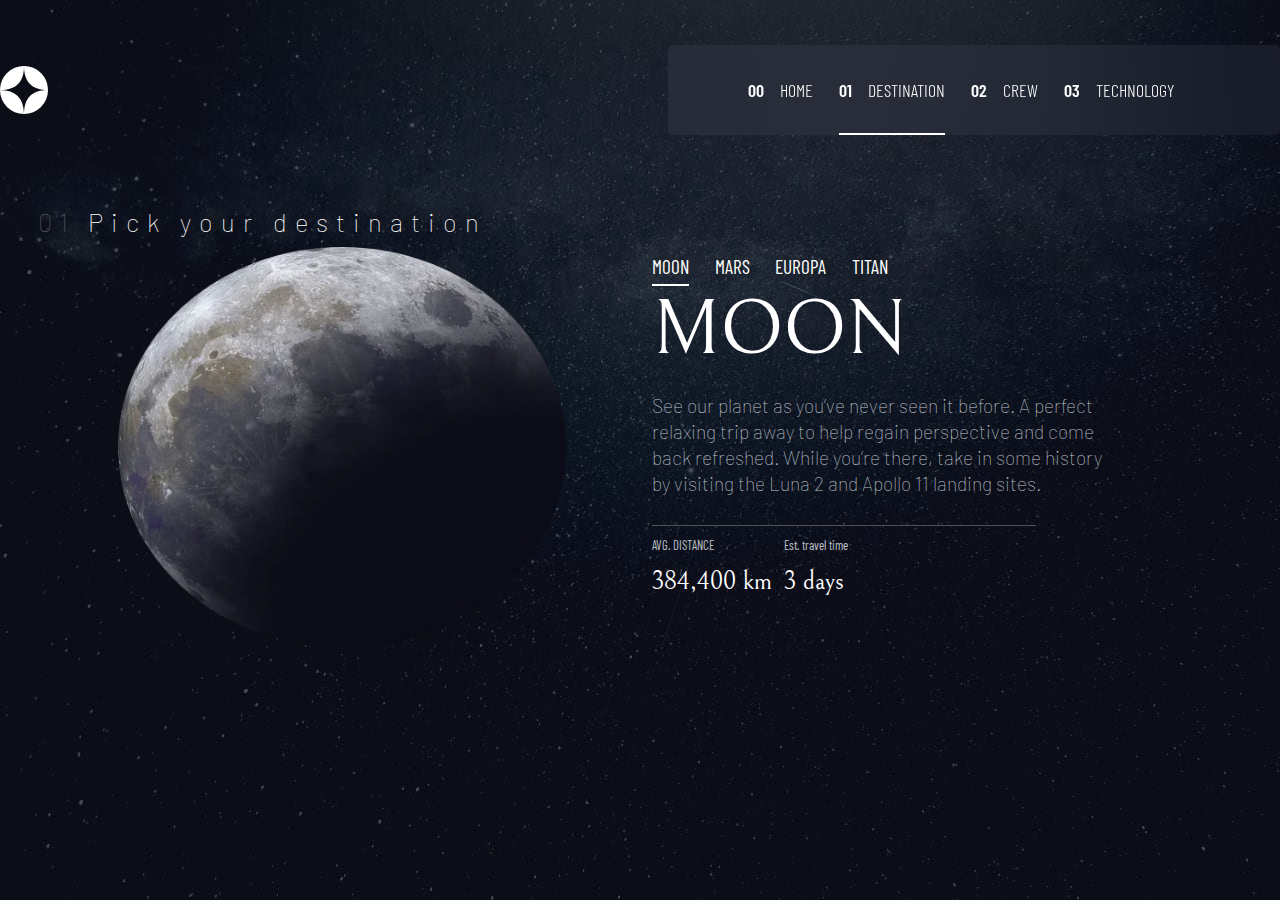
<file: space-x-main/destination.html>
<!DOCTYPE html>
<html lang="en">
  <head>
    <meta charset="UTF-8" />
    <meta http-equiv="X-UA-Compatible" content="IE=edge" />
    <meta name="viewport" content="width=device-width, initial-scale=1.0" />
    <title>destination</title>
    <link rel="stylesheet" href="./destination.css" />
  </head>
  <body>
    <div class="nav-bar">
      <input type="checkbox" id="nav" />
      <div class="logo">
        <svg xmlns="http://www.w3.org/2000/svg" width="48" height="48">
          <g fill="none" fill-rule="evenodd">
            <circle cx="24" cy="24" r="24" fill="#FFF" />
            <path
              fill="#0B0D17"
              d="M24 0c0 16-8 24-24 24 15.718.114 23.718 8.114 24 24 0-16 8-24 24-24-16 0-24-8-24-24z"
            />
          </g>
        </svg>
        <div class="line"></div>
      </div>
      <label
        for="nav"
        class="mobile-nav-toggle"
        aria-controls="primary-nav"
        aria-expanded="false"
        ><span class="sr-only"></span
      ></label>
      <nav>
        <ul id="primary-nav" data-visible="false" class="primary-navigation">
          <li>
            <a href="./home.html"> <span>00</span> HOME</a>
          </li>
          <li>
            <a href="./destination.html"><span>01</span> DESTINATION</a>
          </li>
          <li>
            <a href="./CREW.html"> <span>02</span> CREW</a>
          </li>
          <li>
            <a href="./TECHNOLOGY.html"> <span>03</span> TECHNOLOGY</a>
          </li>
        </ul>
      </nav>
    </div>
    <div class="bottom">
      <div class="heading">
        <h5>
          <p>01</p>
          Pick your destination
        </h5>
      </div>

      <div class="down">
        <div class="left">
          <img
            src="./space-tourism-website-main/starter-code/assets/destination/image-moon.webp"
            alt=""
          />
        </div>
        <div class="right">
          <ul>
            <li><a href="./destination.html">MOON</a></li>
            <li><a href="./mars.html">MARS</a></li>
            <li><a href="./EUROPA">EUROPA</a></li>
            <li><a href="./TITAN">TITAN</a></li>
          </ul>

          <h2>MOON</h2>
          <p>
            See our planet as you’ve never seen it before. A perfect <br />
            relaxing trip away to help regain perspective and come <br />
            back refreshed. While you’re there, take in some history <br />
            by visiting the Luna 2 and Apollo 11 landing sites.
          </p>
          <div class="down-line"></div>
          <div class="tin"></div>
          <div class="foot">
            <div class="foot-left">
              <p>AVG. DISTANCE</p>
              <h5>384,400 km</h5>
            </div>
            <div class="foot-right">
              <p>Est. travel time</p>
              <h5>3 days</h5>
            </div>
          </div>
        </div>
      </div>
    </div>
  </body>
</html>
</file>
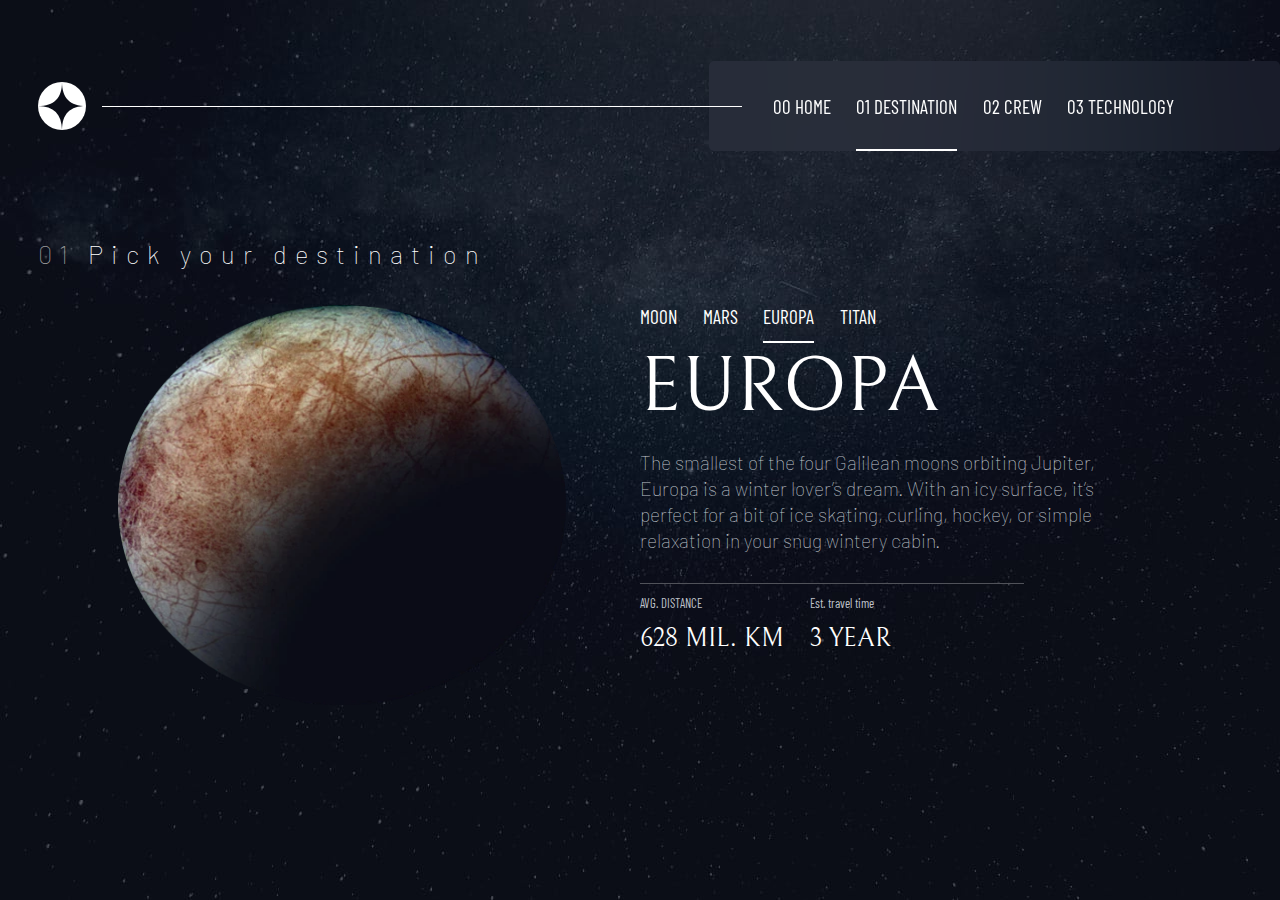
<file: space-x-main/EUROPA.html>
<!DOCTYPE html>
<html lang="en">
  <head>
    <meta charset="UTF-8" />
    <meta http-equiv="X-UA-Compatible" content="IE=edge" />
    <meta name="viewport" content="width=device-width, initial-scale=1.0" />
    <title>destination</title>
    <link rel="stylesheet" href="./EUROPA.css" />
  </head>
  <body>
    <div class="nav-bar">
      <div class="logo">
        <svg xmlns="http://www.w3.org/2000/svg" width="48" height="48">
          <g fill="none" fill-rule="evenodd">
            <circle cx="24" cy="24" r="24" fill="#FFF" />
            <path
              fill="#0B0D17"
              d="M24 0c0 16-8 24-24 24 15.718.114 23.718 8.114 24 24 0-16 8-24 24-24-16 0-24-8-24-24z"
            />
          </g>
        </svg>
      </div>
      <div class="line"></div>
      <div class="nav-right">
        <input type="checkbox" name="" id="" />
        <svg xmlns="http://www.w3.org/2000/svg" width="24" height="21">
          <g fill="#D0D6F9" fill-rule="evenodd">
            <path d="M0 0h24v3H0zM0 9h24v3H0zM0 18h24v3H0z" />
          </g>
        </svg>
        <ul>
          <li><a href="./home.html">00 HOME</a></li>
          <li><a href="./destination.html">01 DESTINATION</a></li>
          <li><a href="./CREW">02 CREW</a></li>
          <li><a href="./TECHNOLOGY"> 03 TECHNOLOGY</a></li>
        </ul>
      </div>
    </div>
    <div class="bottom">
      <div class="heading">
        <h5>
          <p>01</p>
          Pick your destination
        </h5>
      </div>

      <div class="down">
        <div class="left">
          <img
            src="./space-tourism-website-main/starter-code/assets/destination/image-europa.webp"
            alt=""
          />
        </div>
        <div class="right">
          <ul>
            <li><a href="./destination.html">MOON</a></li>
            <li><a href="./mars.html">MARS</a></li>
            <li><a href="./EUROPA.html">EUROPA</a></li>
            <li><a href="./TITAN.html">TITAN</a></li>
          </ul>

          <h2>EUROPA</h2>
          <p>
            The smallest of the four Galilean moons orbiting Jupiter, <br />
            Europa is a winter lover’s dream. With an icy surface, it’s
            <br />perfect for a bit of ice skating, curling, hockey, or simple
            <br />relaxation in your snug wintery cabin.
          </p>
          <div class="down-line"></div>
          <div class="tin"></div>
          <div class="foot">
            <div class="foot-left">
              <p>AVG. DISTANCE</p>
              <h5>628 MIL. KM</h5>
            </div>
            <div class="foot-right">
              <p>Est. travel time</p>
              <h5>3 YEAR</h5>
            </div>
          </div>
        </div>
      </div>
    </div>
  </body>
</html>
</file>
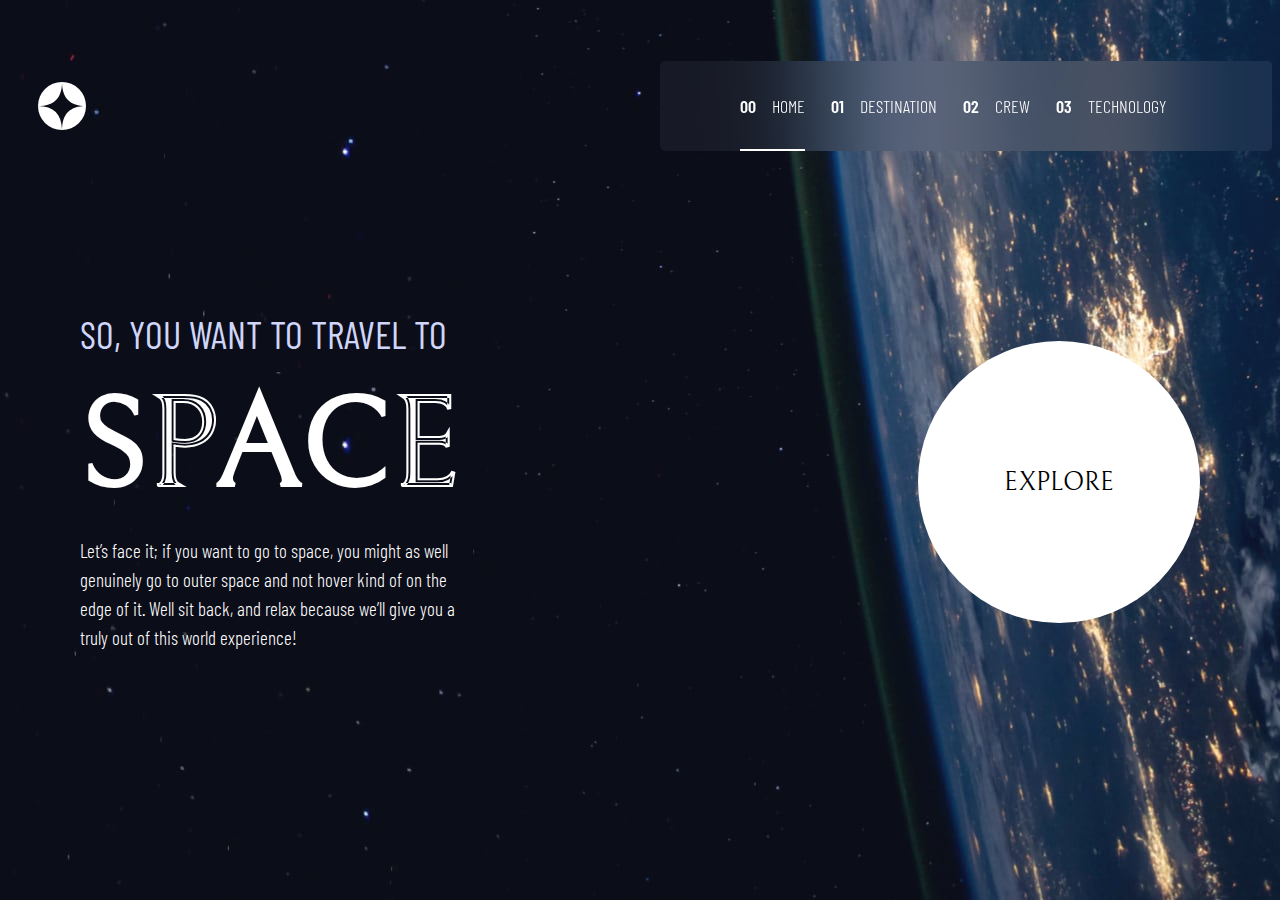
<file: space-x-main/home.html>
<!DOCTYPE html>
<html lang="en">
  <head>
    <meta charset="UTF-8" />
    <meta http-equiv="X-UA-Compatible" content="IE=edge" />
    <meta name="viewport" content="width=device-width, initial-scale=1.0" />
    <title>space</title>
    <link
      rel="icon"
      href="./space-tourism-website-main/starter-code/assets/favicon-32x32.png"
    />
    <link rel="stylesheet" href="./home.css" />
  </head>
  <body>
    <div class="nav-bar">
      <input type="checkbox" id="nav" />
      <div class="logo">
        <svg xmlns="http://www.w3.org/2000/svg" width="48" height="48">
          <g fill="none" fill-rule="evenodd">
            <circle cx="24" cy="24" r="24" fill="#FFF" />
            <path
              fill="#0B0D17"
              d="M24 0c0 16-8 24-24 24 15.718.114 23.718 8.114 24 24 0-16 8-24 24-24-16 0-24-8-24-24z"
            />
          </g>
        </svg>
        <div class="line"></div>
      </div>
      <label
        for="nav"
        class="mobile-nav-toggle"
        aria-controls="primary-nav"
        aria-expanded="false"
        ><span class="sr-only"></span
      ></label>
      <nav>
        <ul id="primary-nav" data-visible="false" class="primary-navigation">
          <li>
            <a href="./home.html"> <span>00</span> HOME</a>
          </li>
          <li>
            <a href="./destination.html"><span>01</span> DESTINATION</a>
          </li>
          <li>
            <a href="./CREW.html"> <span>02</span> CREW</a>
          </li>
          <li>
            <a href="./TECHNOLOGY.html"> <span>03</span> TECHNOLOGY</a>
          </li>
        </ul>
      </nav>
    </div>
    <div class="bottom">
      <div class="text">
        <h5>SO, YOU WANT TO TRAVEL TO</h5>
        <h1>SPACE</h1>
        <p>
          Let’s face it; if you want to go to space, you might as well <br />
          genuinely go to outer space and not hover kind of on the <br />
          edge of it. Well sit back, and relax because we’ll give you a <br />
          truly out of this world experience!
        </p>
      </div>
      <div class="right">
        <p>EXPLORE</p>
      </div>
    </div>
  </body>
</html>
</file>
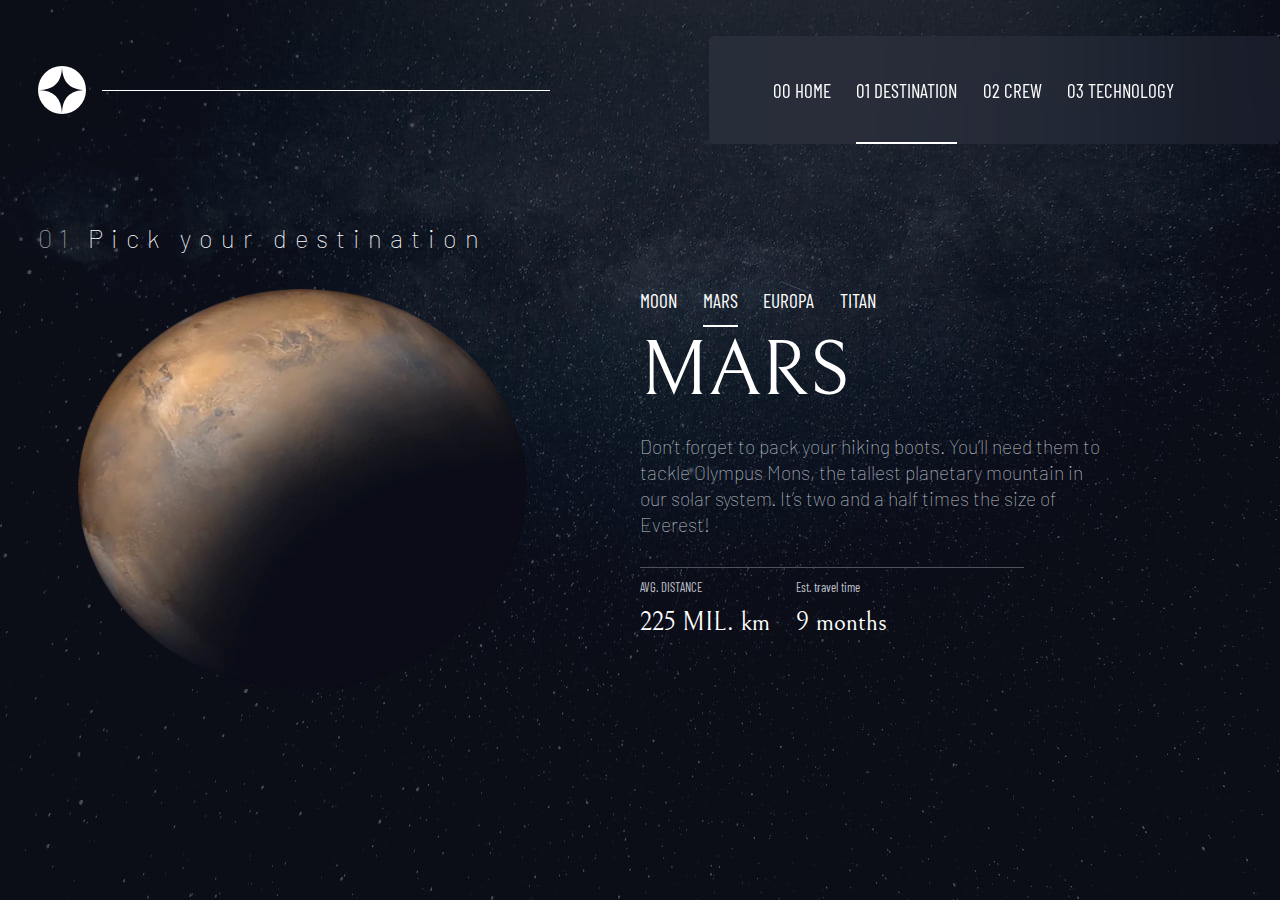
<file: space-x-main/mars.html>
<!DOCTYPE html>
<html lang="en">
  <head>
    <meta charset="UTF-8" />
    <meta http-equiv="X-UA-Compatible" content="IE=edge" />
    <meta name="viewport" content="width=device-width, initial-scale=1.0" />
    <title>destination</title>
    <link rel="stylesheet" href="./mars.css" />
  </head>
  <body>
    <div class="nav-bar">
      <div class="logo">
        <svg xmlns="http://www.w3.org/2000/svg" width="48" height="48">
          <g fill="none" fill-rule="evenodd">
            <circle cx="24" cy="24" r="24" fill="#FFF" />
            <path
              fill="#0B0D17"
              d="M24 0c0 16-8 24-24 24 15.718.114 23.718 8.114 24 24 0-16 8-24 24-24-16 0-24-8-24-24z"
            />
          </g>
        </svg>
      </div>
      <div class="line"></div>
      <div class="nav-right">
        <input type="checkbox" name="" id="" />
        <svg xmlns="http://www.w3.org/2000/svg" width="24" height="21">
          <g fill="#D0D6F9" fill-rule="evenodd">
            <path d="M0 0h24v3H0zM0 9h24v3H0zM0 18h24v3H0z" />
          </g>
        </svg>
        <ul>
          <li><a href="./home.html">00 HOME</a></li>
          <li><a href="./destination.html">01 DESTINATION</a></li>
          <li><a href="./CREW">02 CREW</a></li>
          <li><a href="./TECHNOLOGY"> 03 TECHNOLOGY</a></li>
        </ul>
      </div>
    </div>
    <div class="bottom">
      <div class="heading">
        <h5>
          <p>01</p>
          Pick your destination
        </h5>
      </div>

      <div class="down">
        <div class="left">
          <img
            src="./space-tourism-website-main/starter-code/assets/destination/image-mars.webp"
            alt=""
          />
        </div>
        <div class="right">
          <ul>
            <li><a href="./destination.html">MOON</a></li>
            <li><a href="./mars.html">MARS</a></li>
            <li><a href="./EUROPA.html">EUROPA</a></li>
            <li><a href="./">TITAN</a></li>
          </ul>

          <h2>MARS</h2>
          <p>
            Don’t forget to pack your hiking boots. You’ll need them to <br>tackle Olympus Mons, the tallest planetary mountain in <br>our solar system. It’s two and a half times the size of<br> Everest!
          </p>
          <div class="down-line"></div>
         <div class="tin"></div>
          <div class="foot">
            <div class="foot-left">
              <p>AVG. DISTANCE</p>
              <h5>225 MIL. km</h5>
            </div>
            <div class="foot-right">
              <p>Est. travel time</p>
              <h5>9 months</h5>
            </div>
          </div>
        </div>
      </div>
    </div>
  </body>
</html>
</file>
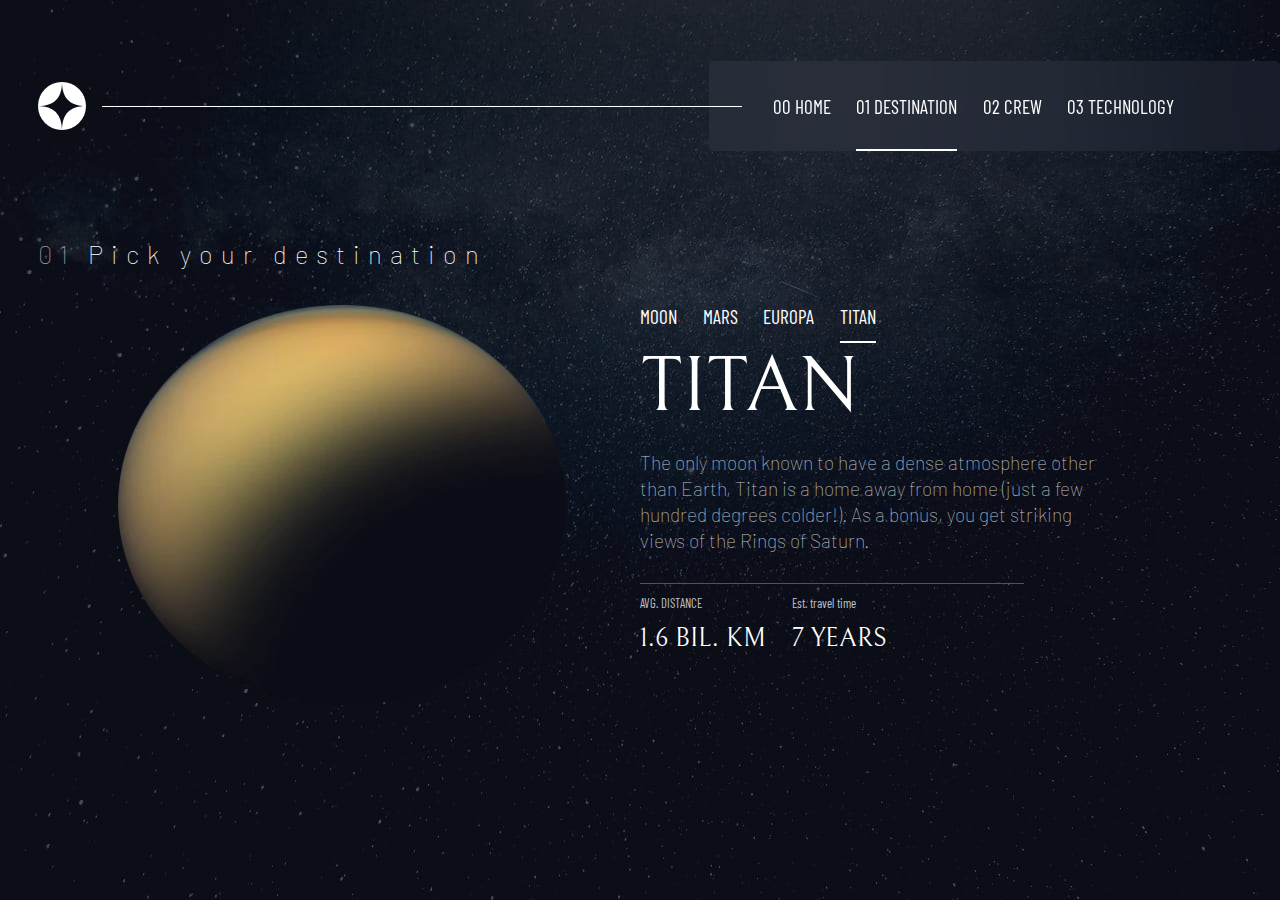
<file: space-x-main/TITAN.html>
<!DOCTYPE html>
<html lang="en">
  <head>
    <meta charset="UTF-8" />
    <meta http-equiv="X-UA-Compatible" content="IE=edge" />
    <meta name="viewport" content="width=device-width, initial-scale=1.0" />
    <title>destination</title>
    <link rel="stylesheet" href="./TITAN.css" />
  </head>
  <body>
    <div class="nav-bar">
      <div class="logo">
        <svg xmlns="http://www.w3.org/2000/svg" width="48" height="48">
          <g fill="none" fill-rule="evenodd">
            <circle cx="24" cy="24" r="24" fill="#FFF" />
            <path
              fill="#0B0D17"
              d="M24 0c0 16-8 24-24 24 15.718.114 23.718 8.114 24 24 0-16 8-24 24-24-16 0-24-8-24-24z"
            />
          </g>
        </svg>
      </div>
      <div class="line"></div>
      <div class="nav-right">
        <input type="checkbox" name="" id="" />
        <svg xmlns="http://www.w3.org/2000/svg" width="24" height="21">
          <g fill="#D0D6F9" fill-rule="evenodd">
            <path d="M0 0h24v3H0zM0 9h24v3H0zM0 18h24v3H0z" />
          </g>
        </svg>
        <ul>
          <li><a href="./home.html">00 HOME</a></li>
          <li><a href="./destination.html">01 DESTINATION</a></li>
          <li><a href="./CREW">02 CREW</a></li>
          <li><a href="./TECHNOLOGY"> 03 TECHNOLOGY</a></li>
        </ul>
      </div>
    </div>
    <div class="bottom">
      <div class="heading">
        <h5>
          <p>01</p>
          Pick your destination
        </h5>
      </div>

      <div class="down">
        <div class="left">
          <img
            src="./space-tourism-website-main/starter-code/assets/destination/image-titan.webp"
            alt=""
          />
        </div>
        <div class="right">
          <ul>
            <li><a href="./destination.html">MOON</a></li>
            <li><a href="./mars.html">MARS</a></li>
            <li><a href="./EUROPA.html">EUROPA</a></li>
            <li><a href="./TITAN.html">TITAN</a></li>
          </ul>

          <h2>TITAN</h2>
          <p>
            The only moon known to have a dense atmosphere other<br> than Earth, Titan is a home away from home (just a few <br>
            hundred degrees colder!). As a bonus, you get striking <br>views of the Rings of Saturn.
          </p>
          <div class="down-line"></div>
         <div class="tin"></div>
          <div class="foot">
            <div class="foot-left">
              <p>AVG. DISTANCE</p>
              <h5>1.6 BIL. KM</h5>
            </div>
            <div class="foot-right">
              <p>Est. travel time</p>
              <h5>7 YEARS</h5>
            </div>
          </div>
        </div>
      </div>
    </div>
  </body>
</html>
</file>
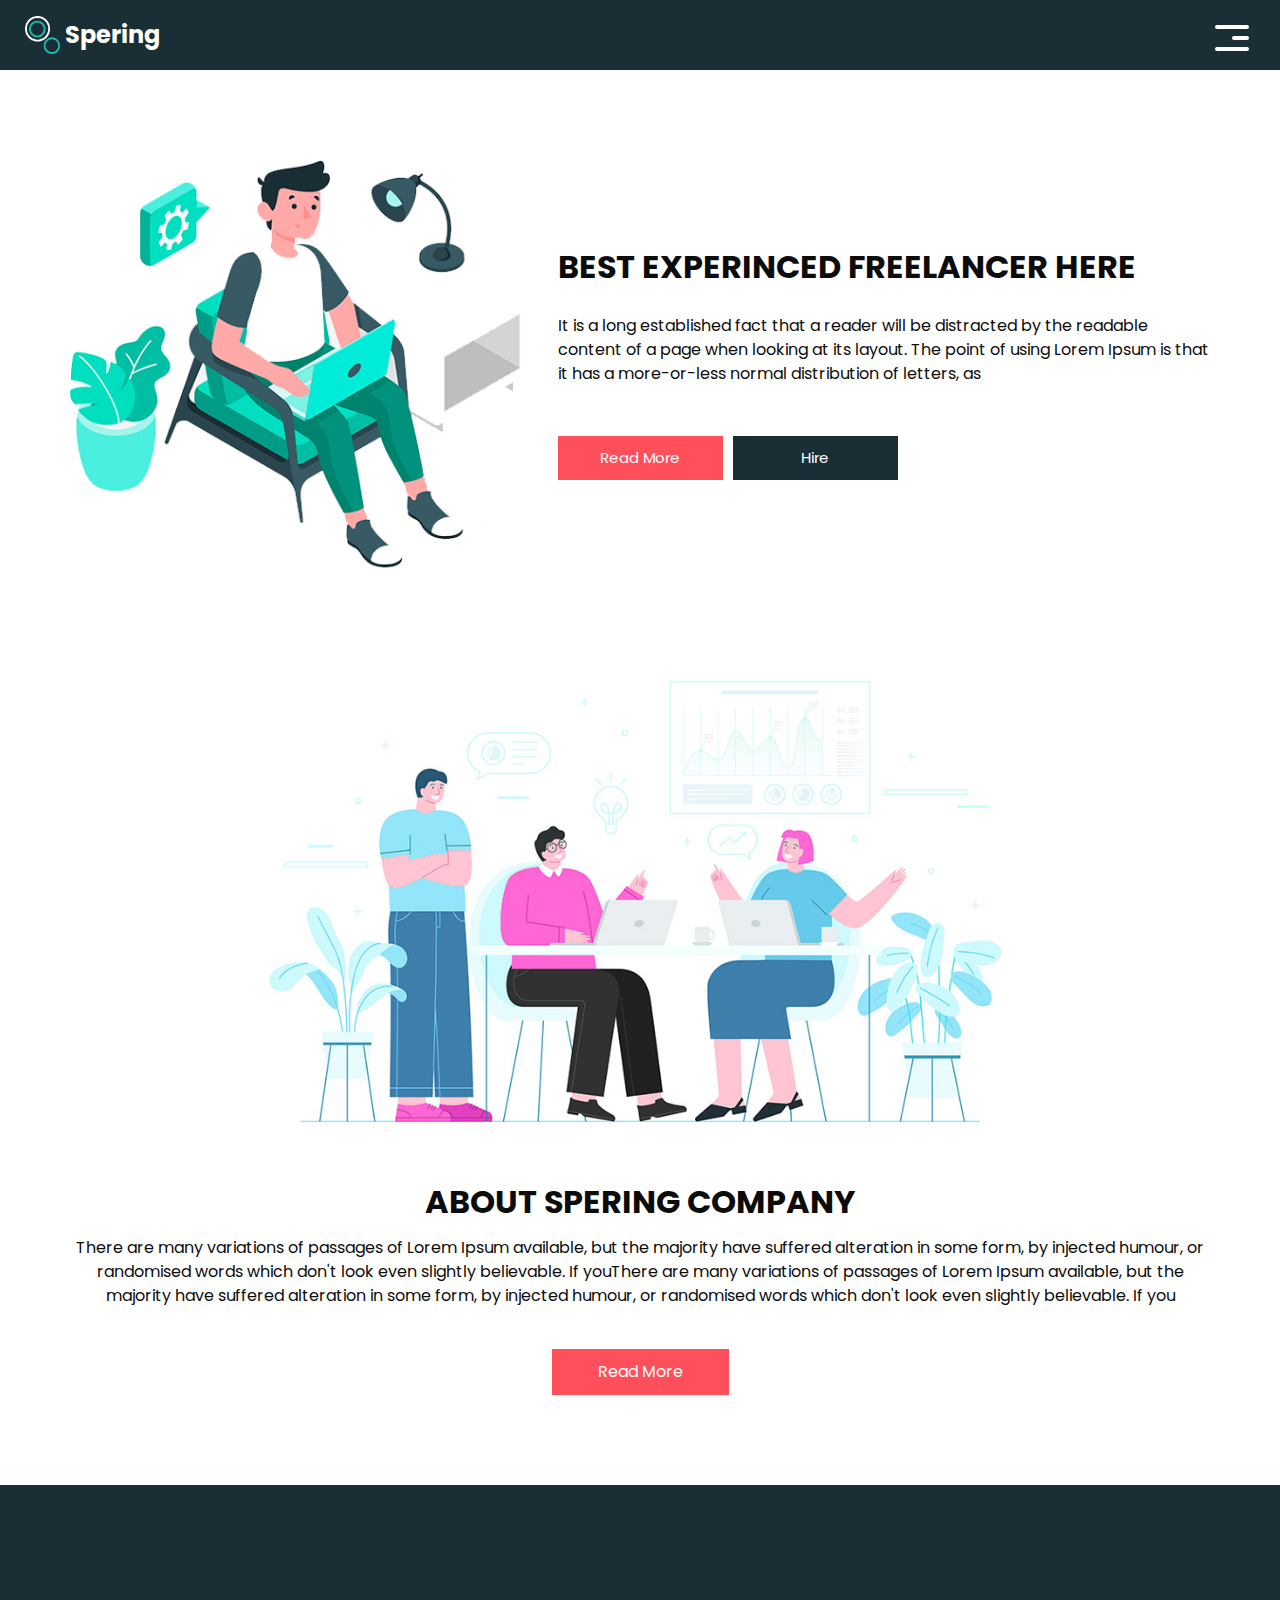
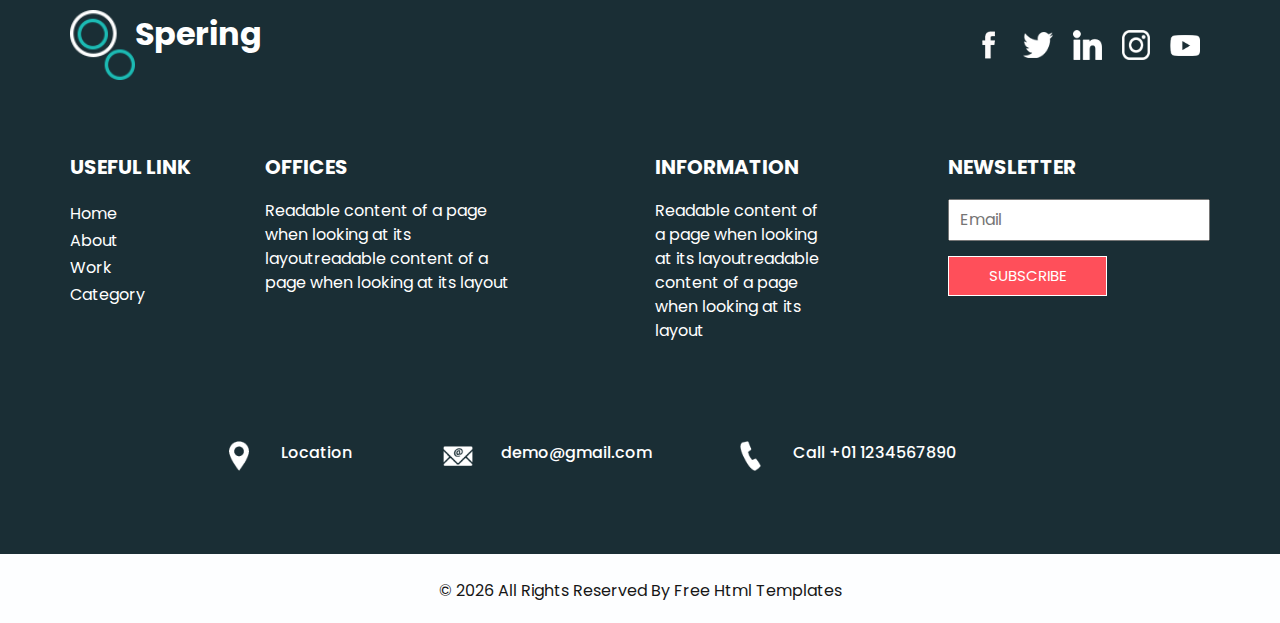
<file: Spering Free Website Template - Free-CSS.com/spering-html/about.html>
<!DOCTYPE html>
<html>

<head>
  <!-- Basic -->
  <meta charset="utf-8" />
  <meta http-equiv="X-UA-Compatible" content="IE=edge" />
  <!-- Mobile Metas -->
  <meta name="viewport" content="width=device-width, initial-scale=1, shrink-to-fit=no" />
  <!-- Site Metas -->
  <meta name="keywords" content="" />
  <meta name="description" content="" />
  <meta name="author" content="" />

  <title>Spering</title>

  <!-- bootstrap core css -->
  <link rel="stylesheet" type="text/css" href="css/bootstrap.css" />

  <link href="https://fonts.googleapis.com/css?family=Poppins:400,700&display=swap" rel="stylesheet">
  <!-- Custom styles for this template -->
  <link href="css/style.css" rel="stylesheet" />
  <!-- responsive style -->
  <link href="css/responsive.css" rel="stylesheet" />
</head>

<body class="sub_page">
  <div class="hero_area">
    <!-- header section strats -->
    <header class="header_section">
      <div class="container-fluid">
        <nav class="navbar navbar-expand-lg custom_nav-container">
          <a class="navbar-brand" href="index.html">
            <img src="images/logo.png" alt="" />
            <span>
              Spering
            </span>
          </a>
          <button class="navbar-toggler" type="button" data-toggle="collapse" data-target="#navbarSupportedContent" aria-controls="navbarSupportedContent" aria-expanded="false" aria-label="Toggle navigation">
            <span class="navbar-toggler-icon"></span>
          </button>

          <div class="collapse navbar-collapse" id="navbarSupportedContent">
            <ul class="navbar-nav  ">
              <li class="nav-item">
                <a class="nav-link" href="index.html">Home <span class="sr-only">(current)</span></a>
              </li>
              <li class="nav-item active">
                <a class="nav-link" href="about.html"> About</a>
              </li>
              <li class="nav-item">
                <a class="nav-link" href="work.html">Work </a>
              </li>
              <li class="nav-item">
                <a class="nav-link" href="category.html"> Category </a>
              </li>
            </ul>
            <div class="user_option">
              <a href="">
                <span>
                  Login
                </span>
              </a>
              <form class="form-inline my-2 my-lg-0 ml-0 ml-lg-4 mb-3 mb-lg-0">
                <button class="btn  my-2 my-sm-0 nav_search-btn" type="submit"></button>
              </form>
            </div>
          </div>
          <div>
            <div class="custom_menu-btn ">
              <button>
                <span class=" s-1">

                </span>
                <span class="s-2">

                </span>
                <span class="s-3">

                </span>
              </button>
            </div>
          </div>

        </nav>
      </div>
    </header>
    <!-- end header section -->
  </div>


  <!-- experience section -->

  <section class="experience_section layout_padding-top layout_padding2-bottom">
    <div class="container">
      <div class="row">
        <div class="col-md-5">
          <div class="img-box">
            <img src="images/experience-img.jpg" alt="">
          </div>
        </div>
        <div class="col-md-7">
          <div class="detail-box">
            <div class="heading_container">
              <h2>
                Best Experinced Freelancer Here
              </h2>
            </div>
            <p>
              It is a long established fact that a reader will be distracted by the readable content of a page when looking at its layout. The point of using Lorem Ipsum is that it has a more-or-less normal distribution of letters, as
            </p>
            <div class="btn-box">
              <a href="" class="btn-1">
                Read More
              </a>
              <a href="" class="btn-2">
                Hire
              </a>
            </div>
          </div>
        </div>

      </div>
    </div>
  </section>

  <!-- end experience section -->


  <!-- about section -->

  <section class="about_section layout_padding-bottom">
    <div class="container">
      <div class="row">
        <div class="col-md-10 col-lg-9 mx-auto">
          <div class="img-box">
            <img src="images/about-img.jpg" alt="">
          </div>
        </div>
      </div>
      <div class="detail-box">
        <h2>
          About Spering Company
        </h2>
        <p>
          There are many variations of passages of Lorem Ipsum available, but the majority have suffered alteration in some form, by injected humour, or randomised words which don't look even slightly believable. If youThere are many variations of passages of Lorem Ipsum available, but the majority have suffered alteration in some form, by injected humour, or randomised words which don't look even slightly believable. If you
        </p>
        <a href="">
          Read More
        </a>
      </div>
    </div>
  </section>

  <!-- end about section -->

  <!-- info section -->

  <section class="info_section ">
    <div class="info_container layout_padding-top">
      <div class="container">
        <div class="info_top">
          <div class="info_logo">
            <img src="images/logo.png" alt="" />
            <span>
              Spering
            </span>
          </div>
          <div class="social_box">
            <a href="#">
              <img src="images/fb.png" alt="">
            </a>
            <a href="#">
              <img src="images/twitter.png" alt="">
            </a>
            <a href="#">
              <img src="images/linkedin.png" alt="">
            </a>
            <a href="#">
              <img src="images/instagram.png" alt="">
            </a>
            <a href="#">
              <img src="images/youtube.png" alt="">
            </a>
          </div>
        </div>

        <div class="info_main">
          <div class="row">
            <div class="col-md-3 col-lg-2">
              <div class="info_link-box">
                <h5>
                  Useful Link
                </h5>
                <ul>
                  <li class=" active">
                    <a class="" href="index.html">Home <span class="sr-only">(current)</span></a>
                  </li>
                  <li class="">
                    <a class="" href="about.html">About </a>
                  </li>
                  <li class="">
                    <a class="" href="work.html">Work </a>
                  </li>
                  <li class="">
                    <a class="" href="category.html">Category </a>
                  </li>
                </ul>
              </div>
            </div>
            <div class="col-md-3 ">
              <h5>
                Offices
              </h5>
              <p>
                Readable content of a page when looking at its layoutreadable content of a page when looking at its layout
              </p>
            </div>

            <div class="col-md-3 col-lg-2 offset-lg-1">
              <h5>
                Information
              </h5>
              <p>
                Readable content of a page when looking at its layoutreadable content of a page when looking at its layout
              </p>
            </div>

            <div class="col-md-3  offset-lg-1">
              <div class="info_form ">
                <h5>
                  Newsletter
                </h5>
                <form action="">
                  <input type="email" placeholder="Email">
                  <button>
                    Subscribe
                  </button>
                </form>
              </div>
            </div>
          </div>
        </div>
        <div class="row">
          <div class="col-lg-9 col-md-10 mx-auto">
            <div class="info_contact layout_padding2">
              <div class="row">
                <div class="col-md-3">
                  <a href="#" class="link-box">
                    <div class="img-box">
                      <img src="images/location.png" alt="">
                    </div>
                    <div class="detail-box">
                      <h6>
                        Location
                      </h6>
                    </div>
                  </a>
                </div>
                <div class="col-md-4">
                  <a href="#" class="link-box">
                    <div class="img-box">
                      <img src="images/mail.png" alt="">
                    </div>
                    <div class="detail-box">
                      <h6>
                        demo@gmail.com
                      </h6>
                    </div>
                  </a>
                </div>
                <div class="col-md-5">
                  <a href="#" class="link-box">
                    <div class="img-box">
                      <img src="images/call.png" alt="">
                    </div>
                    <div class="detail-box">
                      <h6>
                        Call +01 1234567890
                      </h6>
                    </div>
                  </a>
                </div>
              </div>
            </div>
          </div>
        </div>

      </div>
    </div>
  </section>

  <!-- end info section -->

  <!-- footer section -->
  <footer class="container-fluid footer_section ">
    <div class="container">
      <p>
        &copy; <span id="displayDate"></span> All Rights Reserved By
        <a href="https://html.design/">Free Html Templates</a>
      </p>
    </div>
  </footer>
  <!-- end  footer section -->


  <script src="js/jquery-3.4.1.min.js"></script>
  <script src="js/bootstrap.js"></script>
  <script src="js/custom.js"></script>


</body>
</body>

</html>
</file>
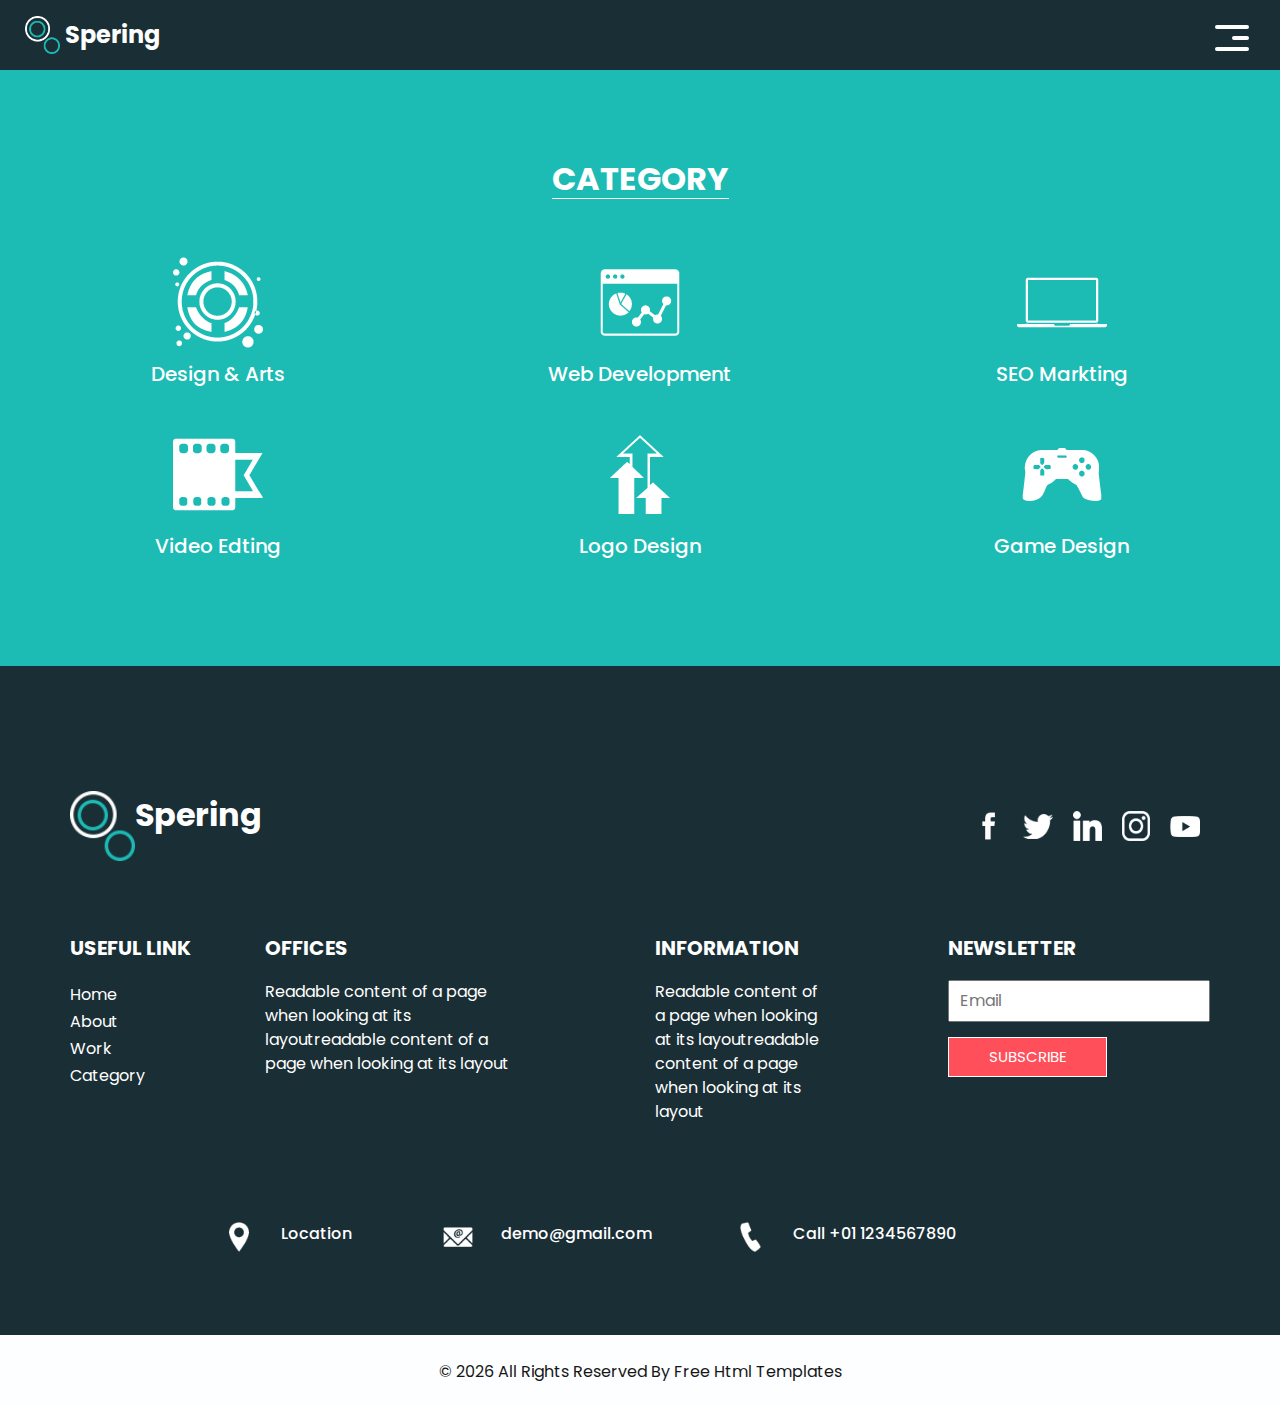
<file: Spering Free Website Template - Free-CSS.com/spering-html/category.html>
<!DOCTYPE html>
<html>

<head>
  <!-- Basic -->
  <meta charset="utf-8" />
  <meta http-equiv="X-UA-Compatible" content="IE=edge" />
  <!-- Mobile Metas -->
  <meta name="viewport" content="width=device-width, initial-scale=1, shrink-to-fit=no" />
  <!-- Site Metas -->
  <meta name="keywords" content="" />
  <meta name="description" content="" />
  <meta name="author" content="" />

  <title>Spering</title>

  <!-- bootstrap core css -->
  <link rel="stylesheet" type="text/css" href="css/bootstrap.css" />

  <link href="https://fonts.googleapis.com/css?family=Poppins:400,700&display=swap" rel="stylesheet">
  <!-- Custom styles for this template -->
  <link href="css/style.css" rel="stylesheet" />
  <!-- responsive style -->
  <link href="css/responsive.css" rel="stylesheet" />
</head>

<body class="sub_page">
  <div class="hero_area">
    <!-- header section strats -->
    <header class="header_section">
      <div class="container-fluid">
        <nav class="navbar navbar-expand-lg custom_nav-container">
          <a class="navbar-brand" href="index.html">
            <img src="images/logo.png" alt="" />
            <span>
              Spering
            </span>
          </a>
          <button class="navbar-toggler" type="button" data-toggle="collapse" data-target="#navbarSupportedContent" aria-controls="navbarSupportedContent" aria-expanded="false" aria-label="Toggle navigation">
            <span class="navbar-toggler-icon"></span>
          </button>

          <div class="collapse navbar-collapse" id="navbarSupportedContent">
            <ul class="navbar-nav  ">
              <li class="nav-item ">
                <a class="nav-link" href="index.html">Home <span class="sr-only">(current)</span></a>
              </li>
              <li class="nav-item">
                <a class="nav-link" href="about.html"> About</a>
              </li>
              <li class="nav-item">
                <a class="nav-link" href="work.html">Work </a>
              </li>
              <li class="nav-item active">
                <a class="nav-link" href="category.html"> Category </a>
              </li>
            </ul>
            <div class="user_option">
              <a href="">
                <span>
                  Login
                </span>
              </a>
              <form class="form-inline my-2 my-lg-0 ml-0 ml-lg-4 mb-3 mb-lg-0">
                <button class="btn  my-2 my-sm-0 nav_search-btn" type="submit"></button>
              </form>
            </div>
          </div>
          <div>
            <div class="custom_menu-btn ">
              <button>
                <span class=" s-1">

                </span>
                <span class="s-2">

                </span>
                <span class="s-3">

                </span>
              </button>
            </div>
          </div>

        </nav>
      </div>
    </header>
    <!-- end header section -->
  </div>

  <!-- category section -->

  <section class="category_section layout_padding">
    <div class="container">
      <div class="heading_container">
        <h2>
          Category
        </h2>
      </div>
      <div class="category_container">
        <div class="box">
          <div class="img-box">
            <img src="images/c1.png" alt="">
          </div>
          <div class="detail-box">
            <h5>
              Design & Arts
            </h5>
          </div>
        </div>
        <div class="box">
          <div class="img-box">
            <img src="images/c2.png" alt="">
          </div>
          <div class="detail-box">
            <h5>
              Web Development
            </h5>
          </div>
        </div>
        <div class="box">
          <div class="img-box">
            <img src="images/c3.png" alt="">
          </div>
          <div class="detail-box">
            <h5>
              SEO Markting
            </h5>
          </div>
        </div>
        <div class="box">
          <div class="img-box">
            <img src="images/c4.png" alt="">
          </div>
          <div class="detail-box">
            <h5>
              Video Edting
            </h5>
          </div>
        </div>
        <div class="box">
          <div class="img-box">
            <img src="images/c5.png" alt="">
          </div>
          <div class="detail-box">
            <h5>
              Logo Design
            </h5>
          </div>
        </div>
        <div class="box">
          <div class="img-box">
            <img src="images/c6.png" alt="">
          </div>
          <div class="detail-box">
            <h5>
              Game Design
            </h5>
          </div>
        </div>
      </div>
    </div>
  </section>
  <!-- end category section -->

  <!-- info section -->

  <section class="info_section ">
    <div class="info_container layout_padding-top">
      <div class="container">
        <div class="info_top">
          <div class="info_logo">
            <img src="images/logo.png" alt="" />
            <span>
              Spering
            </span>
          </div>
          <div class="social_box">
            <a href="#">
              <img src="images/fb.png" alt="">
            </a>
            <a href="#">
              <img src="images/twitter.png" alt="">
            </a>
            <a href="#">
              <img src="images/linkedin.png" alt="">
            </a>
            <a href="#">
              <img src="images/instagram.png" alt="">
            </a>
            <a href="#">
              <img src="images/youtube.png" alt="">
            </a>
          </div>
        </div>

        <div class="info_main">
          <div class="row">
            <div class="col-md-3 col-lg-2">
              <div class="info_link-box">
                <h5>
                  Useful Link
                </h5>
                <ul>
                  <li class=" active">
                    <a class="" href="index.html">Home <span class="sr-only">(current)</span></a>
                  </li>
                  <li class="">
                    <a class="" href="about.html">About </a>
                  </li>
                  <li class="">
                    <a class="" href="work.html">Work </a>
                  </li>
                  <li class="">
                    <a class="" href="category.html">Category </a>
                  </li>
                </ul>
              </div>
            </div>
            <div class="col-md-3 ">
              <h5>
                Offices
              </h5>
              <p>
                Readable content of a page when looking at its layoutreadable content of a page when looking at its layout
              </p>
            </div>

            <div class="col-md-3 col-lg-2 offset-lg-1">
              <h5>
                Information
              </h5>
              <p>
                Readable content of a page when looking at its layoutreadable content of a page when looking at its layout
              </p>
            </div>

            <div class="col-md-3  offset-lg-1">
              <div class="info_form ">
                <h5>
                  Newsletter
                </h5>
                <form action="">
                  <input type="email" placeholder="Email">
                  <button>
                    Subscribe
                  </button>
                </form>
              </div>
            </div>
          </div>
        </div>
        <div class="row">
          <div class="col-lg-9 col-md-10 mx-auto">
            <div class="info_contact layout_padding2">
              <div class="row">
                <div class="col-md-3">
                  <a href="#" class="link-box">
                    <div class="img-box">
                      <img src="images/location.png" alt="">
                    </div>
                    <div class="detail-box">
                      <h6>
                        Location
                      </h6>
                    </div>
                  </a>
                </div>
                <div class="col-md-4">
                  <a href="#" class="link-box">
                    <div class="img-box">
                      <img src="images/mail.png" alt="">
                    </div>
                    <div class="detail-box">
                      <h6>
                        demo@gmail.com
                      </h6>
                    </div>
                  </a>
                </div>
                <div class="col-md-5">
                  <a href="#" class="link-box">
                    <div class="img-box">
                      <img src="images/call.png" alt="">
                    </div>
                    <div class="detail-box">
                      <h6>
                        Call +01 1234567890
                      </h6>
                    </div>
                  </a>
                </div>
              </div>
            </div>
          </div>
        </div>

      </div>
    </div>
  </section>

  <!-- end info section -->

  <!-- footer section -->
  <footer class="container-fluid footer_section ">
    <div class="container">
      <p>
        &copy; <span id="displayDate"></span> All Rights Reserved By
        <a href="https://html.design/">Free Html Templates</a>
      </p>
    </div>
  </footer>
  <!-- end  footer section -->


  <script src="js/jquery-3.4.1.min.js"></script>
  <script src="js/bootstrap.js"></script>
  <script src="js/custom.js"></script>

</body>
</body>

</html>
</file>
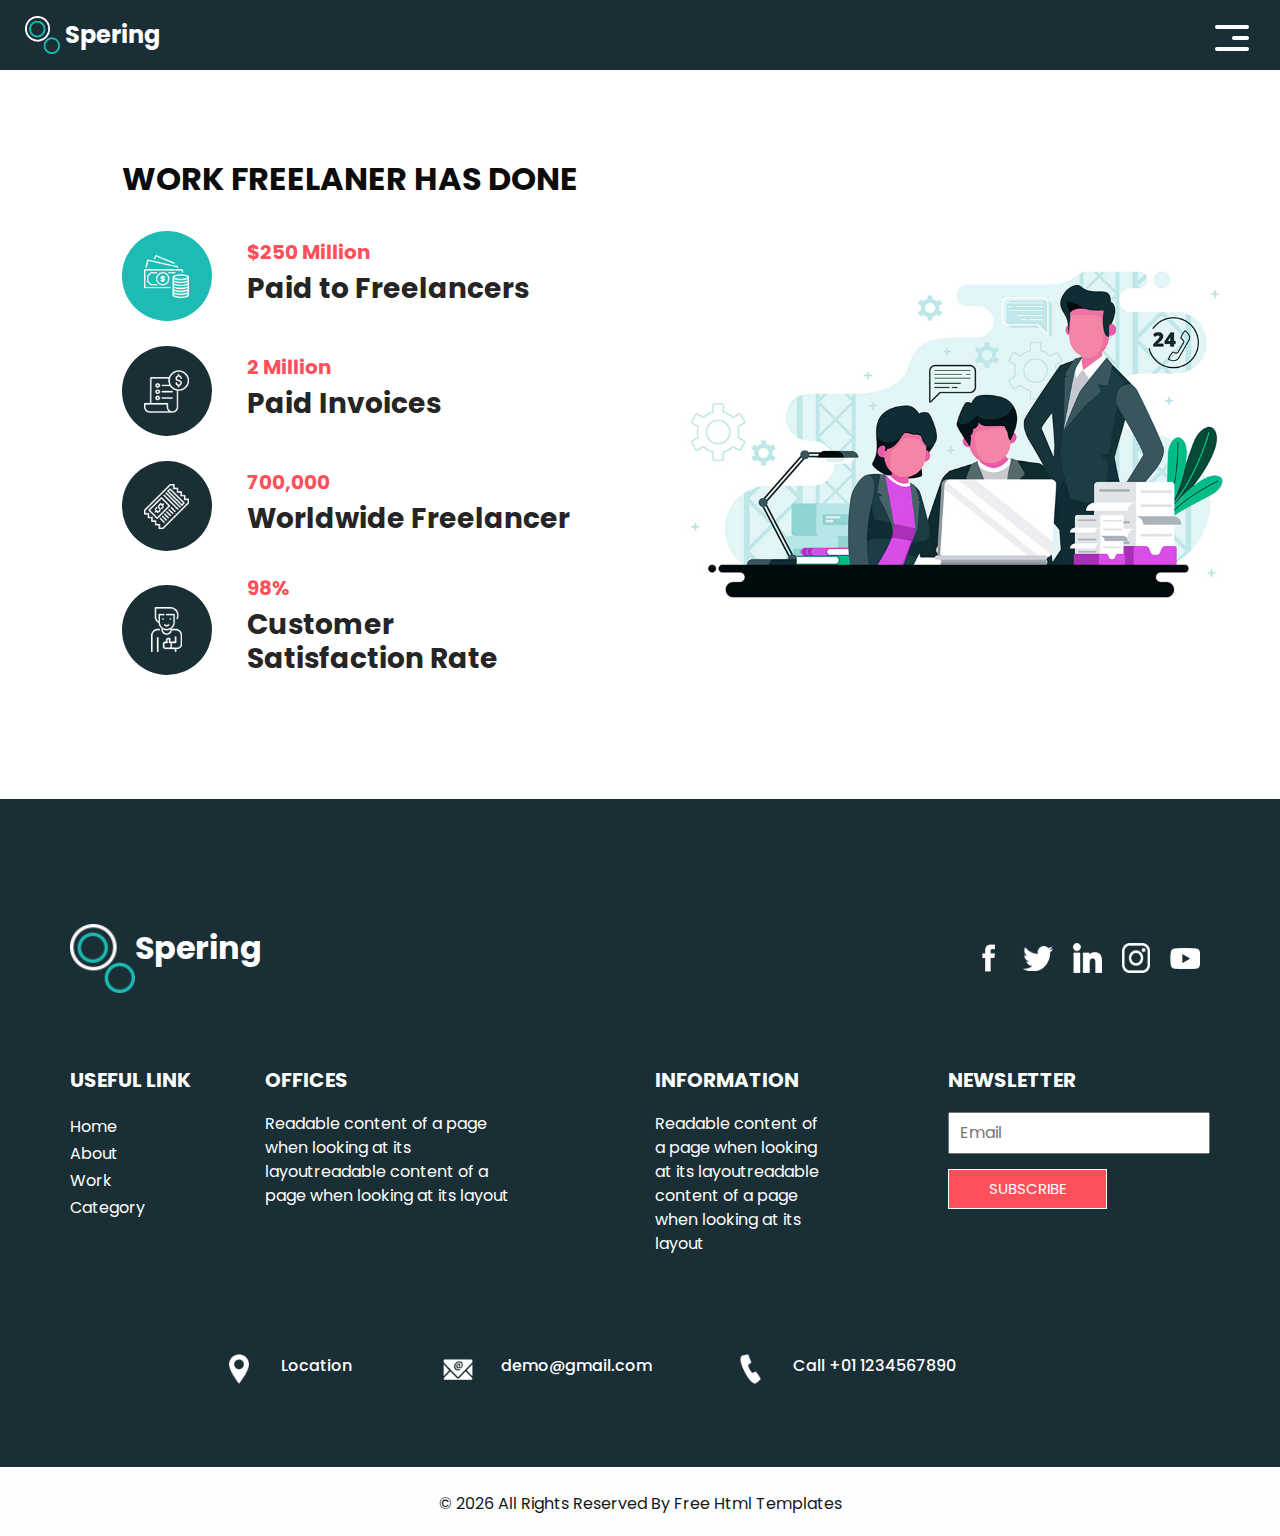
<file: Spering Free Website Template - Free-CSS.com/spering-html/work.html>
<!DOCTYPE html>
<html>

<head>
  <!-- Basic -->
  <meta charset="utf-8" />
  <meta http-equiv="X-UA-Compatible" content="IE=edge" />
  <!-- Mobile Metas -->
  <meta name="viewport" content="width=device-width, initial-scale=1, shrink-to-fit=no" />
  <!-- Site Metas -->
  <meta name="keywords" content="" />
  <meta name="description" content="" />
  <meta name="author" content="" />

  <title>Spering</title>

  <!-- bootstrap core css -->
  <link rel="stylesheet" type="text/css" href="css/bootstrap.css" />

  <link href="https://fonts.googleapis.com/css?family=Poppins:400,700&display=swap" rel="stylesheet">
  <!-- Custom styles for this template -->
  <link href="css/style.css" rel="stylesheet" />
  <!-- responsive style -->
  <link href="css/responsive.css" rel="stylesheet" />
</head>

<body class="sub_page">
  <div class="hero_area">
    <!-- header section strats -->
    <header class="header_section">
      <div class="container-fluid">
        <nav class="navbar navbar-expand-lg custom_nav-container">
          <a class="navbar-brand" href="index.html">
            <img src="images/logo.png" alt="" />
            <span>
              Spering
            </span>
          </a>
          <button class="navbar-toggler" type="button" data-toggle="collapse" data-target="#navbarSupportedContent" aria-controls="navbarSupportedContent" aria-expanded="false" aria-label="Toggle navigation">
            <span class="navbar-toggler-icon"></span>
          </button>

          <div class="collapse navbar-collapse" id="navbarSupportedContent">
            <ul class="navbar-nav  ">
              <li class="nav-item ">
                <a class="nav-link" href="index.html">Home <span class="sr-only">(current)</span></a>
              </li>
              <li class="nav-item">
                <a class="nav-link" href="about.html"> About</a>
              </li>
              <li class="nav-item active">
                <a class="nav-link" href="work.html">Work </a>
              </li>
              <li class="nav-item">
                <a class="nav-link" href="category.html"> Category </a>
              </li>
            </ul>
            <div class="user_option">
              <a href="">
                <span>
                  Login
                </span>
              </a>
              <form class="form-inline my-2 my-lg-0 ml-0 ml-lg-4 mb-3 mb-lg-0">
                <button class="btn  my-2 my-sm-0 nav_search-btn" type="submit"></button>
              </form>
            </div>
          </div>
          <div>
            <div class="custom_menu-btn ">
              <button>
                <span class=" s-1">

                </span>
                <span class="s-2">

                </span>
                <span class="s-3">

                </span>
              </button>
            </div>
          </div>

        </nav>
      </div>
    </header>
    <!-- end header section -->
  </div>


  <!-- freelance section -->

  <section class="freelance_section layout_padding">
    <div id="accordion">
      <div class="container-fluid">
        <div class="row">
          <div class="col-md-5 offset-md-1">
            <div class="detail-box">
              <div class="heading_container">
                <h2>
                  Work Freelaner Has Done
                </h2>
              </div>
              <div class="tab_container">
                <div class="t-link-box" data-toggle="collapse" data-target="#collapseOne" aria-expanded="true" aria-controls="collapseOne">
                  <div class="img-box">
                    <img src="images/f1.png" alt="">
                  </div>
                  <div class="detail-box">
                    <h5>
                      $250 Million
                    </h5>
                    <h3>
                      Paid to Freelancers
                    </h3>
                  </div>
                </div>
                <div class="t-link-box collapsed" data-toggle="collapse" data-target="#collapseTwo" aria-expanded="false" aria-controls="collapseTwo">
                  <div class="img-box">
                    <img src="images/f2.png" alt="">
                  </div>
                  <div class="detail-box">
                    <h5>
                      2 Million
                    </h5>
                    <h3>
                      Paid Invoices
                    </h3>
                  </div>
                </div>
                <div class="t-link-box collapsed" data-toggle="collapse" data-target="#collapseThree" aria-expanded="false" aria-controls="collapseThree">
                  <div class="img-box">
                    <img src="images/f3.png" alt="">
                  </div>
                  <div class="detail-box">
                    <h5>
                      700,000
                    </h5>
                    <h3>
                      Worldwide Freelancer
                    </h3>
                  </div>
                </div>
                <div class="t-link-box collapsed" data-toggle="collapse" data-target="#collapseFour" aria-expanded="false" aria-controls="collapseFour">
                  <div class="img-box">
                    <img src="images/f4.png" alt="">
                  </div>
                  <div class="detail-box">
                    <h5>
                      98%
                    </h5>
                    <h3>
                      Customer <br>
                      Satisfaction Rate
                    </h3>
                  </div>
                </div>
              </div>
            </div>
          </div>
          <div class="col-md-6">
            <div class="collapse show" id="collapseOne" aria-labelledby="headingOne" data-parent="#accordion">
              <div class="img-box">
                <img src="images/freelance-img.jpg" alt="">
              </div>
            </div>
            <div class="collapse" id="collapseTwo" aria-labelledby="headingTwo" data-parent="#accordion">
              <div class="img-box">
                <img src="images/freelance-img.jpg" alt="">
              </div>
            </div>
            <div class="collapse" id="collapseThree" aria-labelledby="headingThree" data-parent="#accordion">
              <div class="img-box">
                <img src="images/freelance-img.jpg" alt="">
              </div>
            </div>
            <div class="collapse" id="collapseFour" aria-labelledby="headingfour" data-parent="#accordion">
              <div class="img-box">
                <img src="images/freelance-img.jpg" alt="">
              </div>
            </div>
          </div>
        </div>
      </div>
    </div>
  </section>

  <!-- end freelance section -->

  <!-- info section -->

  <section class="info_section ">
    <div class="info_container layout_padding-top">
      <div class="container">
        <div class="info_top">
          <div class="info_logo">
            <img src="images/logo.png" alt="" />
            <span>
              Spering
            </span>
          </div>
          <div class="social_box">
            <a href="#">
              <img src="images/fb.png" alt="">
            </a>
            <a href="#">
              <img src="images/twitter.png" alt="">
            </a>
            <a href="#">
              <img src="images/linkedin.png" alt="">
            </a>
            <a href="#">
              <img src="images/instagram.png" alt="">
            </a>
            <a href="#">
              <img src="images/youtube.png" alt="">
            </a>
          </div>
        </div>

        <div class="info_main">
          <div class="row">
            <div class="col-md-3 col-lg-2">
              <div class="info_link-box">
                <h5>
                  Useful Link
                </h5>
                <ul>
                  <li class=" active">
                    <a class="" href="index.html">Home <span class="sr-only">(current)</span></a>
                  </li>
                  <li class="">
                    <a class="" href="about.html">About </a>
                  </li>
                  <li class="">
                    <a class="" href="work.html">Work </a>
                  </li>
                  <li class="">
                    <a class="" href="category.html">Category </a>
                  </li>
                </ul>
              </div>
            </div>
            <div class="col-md-3 ">
              <h5>
                Offices
              </h5>
              <p>
                Readable content of a page when looking at its layoutreadable content of a page when looking at its layout
              </p>
            </div>

            <div class="col-md-3 col-lg-2 offset-lg-1">
              <h5>
                Information
              </h5>
              <p>
                Readable content of a page when looking at its layoutreadable content of a page when looking at its layout
              </p>
            </div>

            <div class="col-md-3  offset-lg-1">
              <div class="info_form ">
                <h5>
                  Newsletter
                </h5>
                <form action="">
                  <input type="email" placeholder="Email">
                  <button>
                    Subscribe
                  </button>
                </form>
              </div>
            </div>
          </div>
        </div>
        <div class="row">
          <div class="col-lg-9 col-md-10 mx-auto">
            <div class="info_contact layout_padding2">
              <div class="row">
                <div class="col-md-3">
                  <a href="#" class="link-box">
                    <div class="img-box">
                      <img src="images/location.png" alt="">
                    </div>
                    <div class="detail-box">
                      <h6>
                        Location
                      </h6>
                    </div>
                  </a>
                </div>
                <div class="col-md-4">
                  <a href="#" class="link-box">
                    <div class="img-box">
                      <img src="images/mail.png" alt="">
                    </div>
                    <div class="detail-box">
                      <h6>
                        demo@gmail.com
                      </h6>
                    </div>
                  </a>
                </div>
                <div class="col-md-5">
                  <a href="#" class="link-box">
                    <div class="img-box">
                      <img src="images/call.png" alt="">
                    </div>
                    <div class="detail-box">
                      <h6>
                        Call +01 1234567890
                      </h6>
                    </div>
                  </a>
                </div>
              </div>
            </div>
          </div>
        </div>

      </div>
    </div>
  </section>

  <!-- end info section -->

  <!-- footer section -->
  <footer class="container-fluid footer_section ">
    <div class="container">
      <p>
        &copy; <span id="displayDate"></span> All Rights Reserved By
        <a href="https://html.design/">Free Html Templates</a>
      </p>
    </div>
  </footer>
  <!-- end  footer section -->


  <script src="js/jquery-3.4.1.min.js"></script>
  <script src="js/bootstrap.js"></script>
  <script src="js/custom.js"></script>



</body>
</body>

</html>
</file>
<file: CyberWork/style/index.css>
* {
  padding: 0;
  margin: 0;
  box-sizing: border-box;
  font-family: "Rubik", sans-serif;
}

.header-nav {
  display: flex;
  justify-content: center;
  width: 100%;
  align-items: center;
  background-color: #091e3e;
  height: 8vh;
}

.header-con {
  display: flex;
  justify-content: space-between;
  align-items: center;

  width: 90%;
}

.header-left {
  display: flex;
  justify-content: center;
  align-items: center;

  color: white;
}

.header-left img {
  height: 19px;
  margin-right: 5px;
}

.L-con {
  display: flex;
  align-items: center;

  margin-left: 15px;
}

.header-right ul {
  display: flex;
  align-items: center;

  list-style: none;
}

.header-right a {
  padding: 12px;
  color: white;
}

.header-right a svg {
  transition: all 1.5s;
}

.header-right a svg:hover {
  fill: black;
  background-color: rgb(255, 255, 255);
  border-radius: 50%;

}

.bg {
  position: absolute;
  background-color: #171663;
  height: 92vh;
  width: 100%;
}

.background {
  background: url("../img/carousel-1.jpg");
  background-size: cover;
  background-repeat: no-repeat;
  opacity: .5;
  height: 92vh;
  width: 100%;

}

.main-nav {
  display: flex;
  justify-content: center;
  width: 100%;
  align-items: center;

  position: relative;
  z-index: 999;
  height: 15vh;
}

.nav-con {
  display: flex;
  justify-content: space-between;
  align-items: center;

  width: 90%;
  height: 100%;
}

.logo a {
  display: flex;
  align-items: center;

  text-decoration: none;
  font-size: 1.5rem;
  font-weight: 900;
  color: rgb(255, 255, 255);
}

.logo img {
  margin-right: 12px;
}

.links {
  display: flex;
  justify-content: center;
  align-items: center;

  height: 100%;
}

.links ul {
  display: flex;
  align-items: center;

  list-style: none;
  height: 87%;
}

.links li {
  display: flex;
  align-items: center;

  position: relative;
  height: 100%;
}

.links li a {
  text-decoration: none;
  color: rgb(255, 255, 255);
  font-size: 1.25rem;
  transition: all 1s;
}


.links li:nth-child(1)::after {
  content: "";
  width: 100%;
  height: 3px;
  position: absolute;
  left: 0;
  color: #06a3da;
  bottom: -10%;
  background-color: #06a3da;
}

.links li a::after {
  content: "";

  background-color: #06a3da;
  width: 10;
  height: 4px;
  position: absolute;
  left: 0;
  bottom: -10%;
  transition: all .5s;
}

.links li a:hover {
  color: #06a3da;
}

.links li a:hover::after {
  width: 100%;
  opacity: 0.6;

}

.links li:not(a:last-of-type) {
  margin-right: min(1vw, 2rem);

}

.links button {
  font-size: large;
  font-weight: 500;
  margin-left: 2vw;
  padding: 1rem;
  background-color: #216077;
  border: none;
  border-radius: 4px;
  color: white;
  transition: all .5s;
}

.links button:hover {
  cursor: pointer;
  background-color: #2160779c;
  color: white;
}

.line {
  align-self: center;

  position: absolute;
  height: 3px;
  width: 100%;
  background-color: #bfd2eb9d;
}


.main-con {
  display: flex;
  flex-direction: column;
  justify-content: center;
  align-items: center;

  text-align: center;

  position: relative;
  width: 100%;
  height: 70vh;
}

.main-text {
  color: #ffffff;
  width: 55%;
}

.main-text p {
  margin-bottom: 15px;
  font-size: 1.7rem;
  font-weight: 400;
}

.main-text h1 {
  margin-bottom: 15px;
  font-size: 3rem;
  line-height: 4rem;
  font-weight: 900;
}

.btn{
  display:flex;
}
.btn-1 {
  font-size: large;
  font-weight: 700;
  margin-left: 2vw;
  padding: 1rem;
  background-color: #216077;
  border: #216077 2px solid;
  border-radius: 4px;
  color: white;
  transition: all .5s;
}

.btn-1:hover {
  cursor: pointer;
  background-color: #216077b6;
  color: white;
}

.btn-2 {
  font-size: large;
  font-weight: 700;
  margin-left: 2vw;
  padding: 1rem;
  background-color: transparent;
  color: #ffffff;
  border: 2px white solid;
  border-radius: 4px;
  transition: all .5s;
}

.btn-2:hover {
  cursor: pointer;
  background-color: rgba(255, 255, 255, 0.736);
  border: none;
  color: rgb(0, 0, 0);
}

.HPW {
  display: flex;
  align-items: center;
  justify-content: center;
  position: relative;
  width: 100%;
  height: 20vh;
  margin-bottom: 10vh;
  z-index: 99;
}

.rate {
  display: flex;
  align-items: center;
  text-align: center;
  height: 100%;
  width: 75%;
  justify-content: space-evenly;
}

.happy,
.win {
  display: flex;
  align-items: center;

  justify-content: space-evenly;
  text-align: center;

  background-color: #06a3da;
  color: rgb(255, 255, 255);
  padding: 1.4rem;
  width: 100%;
  height: 100%;
}

.happy button,
.win button {
  background-color: white;
  padding: 12px 0px;
  height: 90px;
  width: 90px;
  border: none;
  border-radius: 15px;
}

.happy p,
.win p {
  font-size: 1.5rem;
  margin-bottom: 12px;
}

.happy h1,
.win h1 {
  font-size: 3rem;
}

.project {
  display: flex;
  align-items: center;
  justify-content: space-evenly;
  background-color: #eef9ff;
  padding: 1.4rem;
  width: 100%;
  height: 100%;
}

.project p {
  font-size: 1.5rem;
  margin-bottom: 12px;
  color: #7088ff;
}

.project h1 {
  font-size: 3rem;
  color: black;
}

.project button {
  background-color: #06a3da;
  padding: 12px 0px;
  height: 90px;
  width: 90px;
  border: none;
  border-radius: 15px;
}

.about {
  display: flex;
  align-items: center;

  justify-content: center;
  width: 100%;
  height: 100;
  margin-bottom: 2rem;

}.about {
  display: flex;
  align-items: center;

  justify-content: center;
  width: 100%;
  height: 100;
  margin-bottom: 2rem;

}

.about-con {
  display: flex;
  align-items: center;

  justify-content: space-between;
  width: 90%;

  height: 90vh;
}

.ab-text {
  width: 47%;
}

.ab-text h5,
.quote-text h5,
.test-cont h5,
.main-ch h5 {
  color: #06a3da;
  font-size: 1.7rem;
  margin-bottom: 1rem;
}

.ab-text h1 {
  margin-bottom: 1.5rem;
  font-family: "Nunito", sans-serif;
  font-size: 1.9rem;
  font-weight: 800;
  line-height: 2rem;

  color: #091E3E;
}

.li {
  display: flex;
  align-items: center;

  justify-content: center;
  background-color: #06a3da;
  width: 9rem;
  height: .5rem;
  border-radius: 4px;
  margin-bottom: 1.5rem;
}

.bt-2 {
  height: 100%;
  flex-basis: 4px;
  background-color: white;
}

.ab-text p {
  font-family: "Rubik", sans-serif;
  font-size: 1rem;
  font-weight: 400;
  line-height: 1.5rem;
  color: #6B6A75;
}

.zoom-in {
  display: flex;
  justify-content: space-between;
  margin-top: 1rem;
}

.awd h5,
.sup h5 {
  color: #091E3E;
}

.call {
  display: flex;
  align-items: center;

  justify-content: space-between;
  width: 60%;
  margin-bottom: 1rem;
}

.call img {
  background-color: #06a3da;
  padding: 1rem;
  border-radius: 5px;
}

.call h5 {
  font-size: 1.5rem;
  margin-bottom: .6rem;
  color: #091E3E;
}

.call p {
  font-size: 1.5rem;
  color: #06a3da;
}

.ab-text button {
  font-size: large;
  font-weight: 500;
  padding: 1rem 1.5rem;
  background-color: #216077;
  border: none;
  border-radius: 4px;
  color: white;
  transition: all .5s;
}

.ab-text button:hover {
  cursor: pointer;
  background-color: #2160779c;
  color: white;
}

.ab-img {
  height: 100%;
  width: 43%;
}

.ab-img img {
  height: 100%;
  width: 100%;
}

.cont-ch {
  display: flex;
  align-items: center;

  justify-content: center;
  height: 100vh;
  width: 100%;
  margin-top: 6rem;
}

.main-ch {
  display: flex;
  align-items: center;

  flex-direction: column;
  justify-content: center;
  text-align: center;

  height: 100vh;
  width: 90%;

}

.main-ch h1 {
  margin-bottom: 1.5rem;
  font-family: "Nunito", sans-serif;
  font-size: 2rem;

  font-weight: 900;
  line-height: 2.5rem;
  color: #091E3E;
  width: 50%;
}

.ch {
  display: flex;
  justify-content: center;
  align-items: center;

  height: 70vh;
  width: 100%;
}

.ch-1,
.ch-2,
.ch-3 {
  width: 95%;
  height: 100%;
  margin-top: 3rem;
}


.ch-2 img {
  width: 100%;
  height: 100%;
  padding: 0 1.5rem 1.5rem 1.5rem;
}

.bt {
  display: flex;
  align-items: flex-start;

  flex-direction: column;
  text-align: start;

  width: 100%;
  margin-top: 2rem;

  padding: 0 1.5rem 1.5rem 1.5rem;
}

.bt h4 {
  margin-bottom: .5rem;
  font-family: "Nunito", sans-serif;
  font-size: 1.5rem;
  font-weight: 800;
  line-height: 1.5rem;
  color: #091E3E;
}

.bt p {
  font-family: "Rubik", sans-serif;
  font-size: 1rem;
  font-weight: 400;
  line-height: 1.5rem;
  color: #6B6A75;
}

.bt img {
  background-color: #06a3da;
  padding: 1rem;
  border-radius: 5px;
  margin-bottom: 1rem;
}

.quote-cont {
  display: flex;
  justify-content: center;
  align-items: center;

  width: 100%;
  height: 100vh;
  margin-top: 2.5rem;
}

.quote {
  display: flex;
  justify-content: space-between;
  align-items: center;

  width: 90%;
  height: 80vh;
}

.quote-text {
  height: 100%;
  width: 56%;
}

.quote-text h1 {
  margin-bottom: 1.5rem;
  font-family: "Nunito", sans-serif;
  font-size: 2.4rem;
  font-weight: 800;
  line-height: 3rem;
  color: #091E3E;
}

.mid-sec {
  display: flex;
  align-items: center;

  justify-content: space-between;
  margin-bottom: 1.5rem;
}

.mid-sec h4 {
  display: flex;
  justify-content: space-between;
  align-items: center;

  /* width: 40%; */
  font-family: "Nunito", sans-serif;
  font-weight: 600;
  font-size: 1.25rem;
  line-height: 1.2;
  color: #091E3E;
}

.mid-sec svg {
  margin-right: 1rem;
}


.quote-text p {
  font-family: "Rubik", sans-serif;
  font-size: 1.2rem;

  font-weight: 400;
  line-height: 1.5rem;
  margin-bottom: 1.5rem;
  color: #6B6A75;
}

.call2 {
  display: flex;
  align-items: start;

  justify-content: space-between;
  width: 48%;
}

.call2 img {
  background-color: #06a3da;
  padding: 1rem;
  border-radius: 5px;
}

.call2 h5 {
  font-size: 1.4rem;
  margin-bottom: .5rem;
  color: #091E3E;
}

.call2 p {
  font-size: 1.5rem;
  color: #06a3da;
}

.form-cont {
  display: flex;
  justify-content: center;
  align-items: center;

  background-color: #06a3da;
  width: 40%;
  height: 100%;
  border-radius: 10px;
}

.form {
  display: flex;
  align-items: center;

  flex-direction: column;
  justify-content: space-around;
  padding: 2rem;

  width: 100%;
  height: 100%;
  position: relative;
}

form {
  width: 100%;
}

.FC-main {
  height: 100%;

}

.FC-main input,
.FC-main select,
.FC-main textarea {
  font-family: "Rubik", sans-serif;
  font-size: 1rem;
  font-weight: 400;
  color: #6B6A75;
  padding-left: 15px;
  width: 100%;
  border-radius: 4px;
  border: none;
}

.FC-main button {
  font-family: 'Nunito', sans-serif;
  font-weight: 600;
  padding: 1rem 1.5rem;
  background-color: #091E3E;
  border-radius: 4px;
  color: white;
  transition: all .5s;
  width: 100%;
}

.FC-main button:hover {
  cursor: pointer;
  background-color: #2160779c;
  color: white;
}

.FC-1 {
  flex: auto;
  margin-top: 12px;
  width: 100%;
}

.testimonial {
  display: flex;
  align-items: center;
  justify-content: center;
  height: 100vh;
  width: 100%;
  margin-top: 6rem;

}

.test-cont {
  display: flex;
  align-items: center;

  flex-direction: column;
  justify-content: center;
  text-align: center;

  height: 100vh;
  width: 90%
}

.test-cont h1 {
  margin-bottom: 1.5rem;
  font-family: "Nunito", sans-serif;
  font-size: 2.4rem;
  font-weight: 800;
  line-height: 3rem;
  color: #091E3E;
}

.testimonial .Profile-text {
  display: flex;
  align-items: center;
  justify-content: center;
  overflow: scroll;
  width: 100%;
  gap: 1rem;

}

.testimonial .Profile-text::-webkit-scrollbar {
  width: 0;
}

.PROFILE-NAME {

  display: flex;
  align-items: center;
  justify-content: center;

}

.profile {
  display: flex;
  align-items: center;
  justify-content: center;
  flex-direction: column;
  text-align: start;
  width: 50%;
  height: 100%;
  background-color: red;
  padding: 2rem;
}


@media only screen and (max-width: 600px) {

  .header-nav {
    display: none;
  }
  
  .bg {
    position: absolute;
    background-color: #171663;
    height: 50vh;
    width: 100%;
  }
  
  .background {
    background: url("../img/carousel-1.jpg");
    background-size: cover;
    background-repeat: no-repeat;
    opacity: .5;
    height: 50vh;
    width: 100%;
    
  }
  
  .main-nav {
    display: flex;
    justify-content: center;
    width: 100%;
    align-items: center;
    position: relative;
    z-index: 999;
    height: 8vh;
  }
  
  .nav-con {
    display: flex;
    justify-content: space-between;
    align-items: center;
    width: 95%;
    height: 100%;
  }
  
  .logo a {
    display: flex;
    align-items: center;
    text-decoration: none;
    font-size:  clamp(.8em, 3vw, 1.5em);
    font-weight: 900;
    color: rgb(255, 255, 255);
  }
  
  .logo img {
    margin-right: 6px;
    height: clamp(1.5em, 4vw, 3.5em)  ;
    width: clamp(1.5em, 4vw, 3.5em)  ;
  }
  
  .links {
    display: flex;
    justify-content: center;
    align-items: center;
  }
  
  .links ul {
    display: flex;
    align-items: center;
    list-style: none;
  }
  
  .links li {
    display: flex;
    align-items: center;
    position: relative;
  }
  
  .links li a {
    text-decoration: none;
    color: rgb(255, 255, 255);
    font-size:  clamp(.8em, 2vw, 1em);
    transition: all 1s;
  }
  
  
  .links li:nth-child(1)::after {
    content: "";
    width: 100%;
    height: 2px;
    position: absolute;
    left: 0;
    color: #06a3da;
    bottom: -13%;
    background-color: #06a3da;
  }
  
  .links li a::after {
    content: "";
    background-color: #06a3da;
    width: 10;
    height: 2px;
    position: absolute;
    left: 0;
    bottom: -13%;
    transition: all .5s;
  }
  
  .links li a:hover {
    color: #06a3da;
  }
  
  .links li a:hover::after {
    width: 100%;
    opacity: 0.6;
  
  }
  
  .links li:not(a:last-of-type) {
    margin-right: min(1vw, 2rem);
  
  }
  
  .links button {
    display:none;
  }

  .line {
    align-self: center;
    position: absolute;
    height: 2px;
    width: 100%;
    background-color: #bfd2eb9d;
  }
  
   
  .main-con {
    display: flex;
    flex-direction: column;
    justify-content: center;
    align-items: center;
    text-align: center;
    position: relative;
    width: 100%;
    height: 40vh;
  }
 
  .main-text {
    color: #ffffff;
    width: 55%;
  }
   
  .main-text p {
    margin-bottom: 15px;
    font-size: clamp(1em, 2vw, 2em);
    font-weight: 400;
  }
  
  .main-text h1 {
    margin-bottom: 15px;
    font-size:  clamp(1.5em, 3vw, 3em);
    line-height: 1.5em;
    font-weight: 900;
  }
  .btn{
    display:flex;
  }
  .btn-1 {
    font-size: large;
    font-weight: 700;
    margin-left: 2vw;
    padding: clamp(.8rem, 1.5vw, 1.5rem);
    background-color: #216077;
    border: #216077 2px solid;
    border-radius: 4px;
    color: white;
    transition: all .5s;
  }
  
  .btn-1:hover {
    cursor: pointer;
    background-color: #216077b6;
    color: white;
  }
  
  .btn-2 {
    font-size: large;
    font-weight: 700;
    margin-left: 2vw;
    padding: clamp(.8rem, 1.5vw, 1.5rem);
    background-color: transparent;
    color: #ffffff;
    border: 2px white solid;
    border-radius: 4px;
    transition: all .5s;
  }
  
  .btn-2:hover {
    cursor: pointer;
    background-color: rgba(255, 255, 255, 0.736);
    border: none;
    color: rgb(0, 0, 0);
  } 
  .HPW {
    display: flex;
    align-items: center;
    justify-content: center;
    position: relative;
    width: 100%;
    height: 50vh;
    margin: 15vh 0 10vh 0;
  }
  
  .rate {
    display: flex;
    align-items: center;
    justify-content: space-evenly;
    flex-direction: column;
    text-align: center;
    height: 100%;
    width: 80%;
    
  }
  
  .happy,
  .win {
    display: flex;
    align-items: center;
    justify-content: space-evenly;
    text-align: center;
    background-color: #06a3da;
    color: rgb(255, 255, 255);
    padding:clamp(1.5em, 2vw, 3em);
    width: 100%;
    height: 33.33%;
  }

  .happy button,
  .win button {
    background-color: white;
    padding: clamp(1em, 2vw, 2em);
    height: 80px;
    width: 80px;
    border: none;
    border-radius: 15px;
  }
   
  .happy p,
  .win p {
    font-size: clamp(1.5rem, 2vw, 3rem);
    margin-bottom: 12px;
  }
  
  .happy h1,
  .win h1 {
    font-size: clamp(2em, 4vw, 3em);
  }
   
  .project {
    display: flex;
    align-items: center;
    justify-content: space-evenly;
    background-color: #eef9ff;
    padding: clamp(1.5em, 2vw, 3em);
    width: 100%;
    height: 33.33%;
  }
  
  .project p {
    font-size: clamp(1.5rem, 2vw, 3rem);
    margin-bottom: 12px;
    color: #7088ff;
  }
  
  .project h1 {
    font-size:clamp(2em, 4vw, 3em);
    color: rgba(15, 0, 0, 0.849);
  }
 
  .project button {
    background-color: #06a3da;
     padding: clamp(1em, 2vw, 2em);
    height: 80px;
    width: 80px;
    border: none;
    border-radius: 15px;
  } 
  .about {
    display: flex;
    align-items: center;
    justify-content: center;
    width: 100%;

  }
 
  .about-con {
    display: flex;
    flex-direction:column;
    align-items: center;
    justify-content: space-between;
    width: 95%;
    height: 100%;
  }
  
  .ab-text {
    width: 100%;
  margin-bottom: 2em;
  }
  
  .ab-text h5,
  .quote-text h5,
  .test-cont h5,
  .main-ch h5 {
    color: #06a3da;
    font-size:clamp(1em, 2.5vw, 3em);
    margin-bottom: 1rem;
  }

  .ab-text h1 {
    margin-bottom: 1.5rem;
    font-family: "Nunito", sans-serif;
    font-size: clamp(2em, 3vw, 3em);
    font-weight: 900;
    line-height: 1.3em;
    color: #091E3E;
  }
   
  .li {
    display: flex;
    align-items: center;
    justify-content: center;
    background-color: #06a3da;
    width: 15rem;
    height: .5rem;
    border-radius: 4px;
    margin-bottom: 1.5rem;
  }
  
  .bt-2 {
    height: 100%;
    flex-basis: 4px;
    background-color: white;
  }
  
  .ab-text p {
    font-family: "Rubik", sans-serif;
    font-size: clamp(1.1em, 2vw, 2em);
    font-weight: 500;
    line-height: 1.5em;
    color: #6B6A75;
  }
   
  .zoom-in {
    display: flex;
    justify-content: space-between;
    flex-direction: column;
    margin-top: 1rem;
  }
  
  .awd h5,
  .sup h5 {
    font-size:clamp(1.3em, 2vw, 2em);
    font-weight: 700;
    color: #091E3E;
  }
 
  .call {
    display: flex;
    align-items: center;
    justify-content: space-between;
    width: 60%;
    margin-bottom: 1.5em;
  }
   
  .call img{
    background-color: #06a3da;
    padding: clamp(1em, 2vw, 2em);
    border-radius: 5px;
  }

 
  .call h5 {
    font-size: clamp(1.2em, 4vw, 2em);
    margin-bottom: .6rem;
    color: #091E3E;
  }
  
  .call p {
    font-size: clamp(1em, 2vw, 2em);
    color: #06a3da;
  }
   
  .ab-text button {
    font-size: large;
    font-weight: 500;
    padding: clamp(1em, 2vw, 2em), clamp(1em, 2vw, 2em);
    background-color: #216077;
    border: none;
    border-radius: 4px;
    color: white;
    transition: all .5s;
  }
  
  .ab-text button:hover {
    cursor: pointer;
    background-color: #2160779c;
    color: white;
  }
  
  .ab-img {
    height: 100%;
    width: 100%;
    margin-bottom: 5em;
  }
  
  .ab-img img {
    height: 100%;
    width: 100%;
    border-radius:2%;
  }
  
  .cont-ch {
    display: flex;
    align-items: center;
    justify-content: center;
    width: 100%;
  }
  
  .main-ch {
    display: flex;
    flex-direction: column;
    width: 90%; 
    margin-top: 6em;
  }
  .ch-text{
    display: flex;
    flex-direction: column;
    align-items: center;
    width: 100%;
    margin-bottom: 25em;
    
  } 
   
   .main-ch h1 {
    font-family: "Nunito", sans-serif;
    font-size: clamp(2em, 3vw, 3em);
    font-weight: 900;
    line-height: 1.2em;
    color: #091E3E;
    width: 100%; 
    margin-bottom: 1.5rem;
  }
  
 
  .ch {
    display: flex;
    justify-content: center;
    flex-direction: column;
    align-items: center;
     height: 70vh;
    width: 100%;
  }
  
  .ch-1,
  .ch-2,
  .ch-3 {
    width: 95%;
    /* margin-top: 3rem; */
  }
  

  .ch-2 img {
    width: 100%;
    height: 100%;
    padding: 0 1.5rem 1.5rem 1.5rem;
  }
  
  .bt {
    display: flex;
    align-items: flex-start;
    flex-direction: column;
    text-align: start;
    width: 100%;
    margin-top: 2rem;
    padding: 0 1.5rem 1.5rem 1.5rem;
  }
  /* 
  .bt h4 {
    margin-bottom: .5rem;
    font-family: "Nunito", sans-serif;
    font-size: 1.5rem;
    font-weight: 800;
    line-height: 1.5rem;
    color: #091E3E;
  }
  
  .bt p {
    font-family: "Rubik", sans-serif;
    font-size: 1rem;
    font-weight: 400;
    line-height: 1.5rem;
    color: #6B6A75;
  }
  
  .bt img {
    background-color: #06a3da;
    padding: 1rem;
    border-radius: 5px;
    margin-bottom: 1rem;
  }
  
  .quote-cont {
    display: flex;
    justify-content: center;
    align-items: center;
  
    width: 100%;
    height: 100vh;
    margin-top: 2.5rem;
  }
  
  .quote {
    display: flex;
    justify-content: space-between;
    align-items: center;
  
    width: 90%;
    height: 80vh;
  }
  
  .quote-text {
    height: 100%;
    width: 56%;
  }
  
  .quote-text h1 {
    margin-bottom: 1.5rem;
    font-family: "Nunito", sans-serif;
    font-size: 2.4rem;
    font-weight: 800;
    line-height: 3rem;
    color: #091E3E;
  }
  
  .mid-sec {
    display: flex;
    align-items: center;
  
    justify-content: space-between;
    margin-bottom: 1.5rem;
  }
  
  .mid-sec h4 {
    display: flex;
    justify-content: space-between;
    align-items: center;
  
    width: 40%; 
    font-family: "Nunito", sans-serif;
    font-weight: 600;
    font-size: 1.25rem;
    line-height: 1.2;
    color: #091E3E;
  }
  
  .mid-sec svg {
    margin-right: 1rem;
  }
  
  
  .quote-text p {
    font-family: "Rubik", sans-serif;
    font-size: 1.2rem;
  
    font-weight: 400;
    line-height: 1.5rem;
    margin-bottom: 1.5rem;
    color: #6B6A75;
  }
  
  .call2 {
    display: flex;
    align-items: start;
  
    justify-content: space-between;
    width: 48%;
  }
  
  .call2 img {
    background-color: #06a3da;
    padding: 1rem;
    border-radius: 5px;
  }
  
  .call2 h5 {
    font-size: 1.4rem;
    margin-bottom: .5rem;
    color: #091E3E;
  }
  
  .call2 p {
    font-size: 1.5rem;
    color: #06a3da;
  }
  
  .form-cont {
    display: flex;
    justify-content: center;
    align-items: center;
  
    background-color: #06a3da;
    width: 40%;
    height: 100%;
    border-radius: 10px;
  }
  
  .form {
    display: flex;
    align-items: center;
  
    flex-direction: column;
    justify-content: space-around;
    padding: 2rem;
  
    width: 100%;
    height: 100%;
    position: relative;
  }
  
  form {
    width: 100%;
  }
  
  .FC-main {
    height: 100%;
  
  }
  
  .FC-main input,
  .FC-main select,
  .FC-main textarea {
    font-family: "Rubik", sans-serif;
    font-size: 1rem;
    font-weight: 400;
    color: #6B6A75;
    padding-left: 15px;
    width: 100%;
    border-radius: 4px;
    border: none;
  }
  
  .FC-main button {
    font-family: 'Nunito', sans-serif;
    font-weight: 600;
    padding: 1rem 1.5rem;
    background-color: #091E3E;
    border-radius: 4px;
    color: white;
    transition: all .5s;
    width: 100%;
  }
  
  .FC-main button:hover {
    cursor: pointer;
    background-color: #2160779c;
    color: white;
  }
  
  .FC-1 {
    flex: auto;
    margin-top: 12px;
    width: 100%;
  }
  
  .testimonial {
    display: flex;
    align-items: center;
    justify-content: center;
    height: 100vh;
    width: 100%;
    margin-top: 6rem;
  
  }
  
  .test-cont {
    display: flex;
    align-items: center;
  
    flex-direction: column;
    justify-content: center;
    text-align: center;
  
    height: 100vh;
    width: 90%
  }
  
  .test-cont h1 {
    margin-bottom: 1.5rem;
    font-family: "Nunito", sans-serif;
    font-size: 2.4rem;
    font-weight: 800;
    line-height: 3rem;
    color: #091E3E;
  }
  
  .testimonial .Profile-text {
    display: flex;
    align-items: center;
    justify-content: center;
    overflow: scroll;
    width: 100%;
    gap: 1rem;
  
  }
  
  .testimonial .Profile-text::-webkit-scrollbar {
    width: 0;
  }
  
  .PROFILE-NAME {
  
    display: flex;
    align-items: center;
    justify-content: center;
  
  }
  
  .profile {
    display: flex;
    align-items: center;
    justify-content: center;
    flex-direction: column;
    text-align: start;
    width: 50%;
    height: 100%;
    background-color: red;
    padding: 2rem;
  }
} */
</file>
<file: single-main/index.css>
@import url("https://fonts.googleapis.com/css2?family=Plus+Jakarta+Sans:wght@700&display=swap");
body {
  margin: 0;
  padding: 1.5em;
  background: #fff7f0;
}
.nav {
  display: flex;
  align-items: center;
  justify-content: space-between;
  padding-top: 1em;
}
.nav-right button {
  background-color: black;
  color: white;
  border-radius: 3em;
  border: none;
  font-family: Plus Jakarta Sans;
  font-size: 1em;
  padding: clamp(1em, 3em, 1.5em);
}
.nav-right button:hover {
  background: #755cde;
  cursor: pointer;
}
.main {
  display: flex;
  flex-direction: column;
  font-family: Plus Jakarta Sans;
  align-items: center;
  justify-content: center;
  text-align: center;
}
.main h2 {
  font-size: 3em;
  font-weight: bolder;
  text-shadow: 0px 4px 4px rgba(0, 0, 0, 0.25);
}
.main p {
  font-size: 1rem;
  font-style: normal;
  font-weight: 100;
  color: #7a746e;
}
.pattern {
  display: flex;
  flex-direction: column;
  gap: 2rem;
}
.top {
  display: flex;
  flex-direction: column;
  gap: 1em;
}
.GD {
  position: relative;
  background-color: #755cde;
  min-height: 50vh;
  border-radius: 1em;
}
.GD svg {
  position: absolute;
  top: 3em;
  right: 2rem;
}
.GD h3 {
  position: absolute;
  font-family: Plus Jakarta Sans;
  font-size: 2rem;
  font-weight: 700;
  color: white;
  bottom: 1rem;
  margin: 0;
  left: 2rem;
}
.section {
  display: flex;
  flex-direction: column;
  justify-content: center;
  min-height: 10rem;
  gap: 1em;
}
.sub {
  display: flex;
  justify-content: center;
  gap: 1em;
  min-height: 10rem;
}
.ui {
  position: relative;
  background: #f6a560;
  border-radius: 1em;
  min-width: 50%;
}
.ui svg {
  position: absolute;
  top: 2em;
  right: 2rem;
}
.ui h3 {
  position: absolute;
  font-family: Plus Jakarta Sans;
  font-size: 1.5rem;
  font-weight: 700;
  color: white;
  bottom: 1rem;
  left: 2rem;
  margin: 0;
}

.App {
  position: relative;
  background: #f39e9e;
  border-radius: 1em;
  min-width: 50%;
}
.App svg {
  position: absolute;
  top: 2em;
  right: 2rem;
}
.App h3 {
  position: absolute;
  font-family: Plus Jakarta Sans;
  font-size: 1.5rem;
  font-weight: 700;
  color: white;
  bottom: 1rem;
  margin: 0;
  left: 2rem;
}

.ill {
  position: relative;
  background: #eb7565;
  min-height: 30vh;
  border-radius: 1em;
}
.ill svg {
  position: absolute;
  top: 3em;
  right: 2rem;
}
.ill h3 {
  position: absolute;
  font-family: Plus Jakarta Sans;
  font-size: 2rem;
  font-weight: 700;
  color: white;
  bottom: 0.5em;
  left: 2rem;
}
.last {
  display: flex;
  flex-direction: column;
  gap: 1em;
}
.photo {
  position: relative;
  background: #61c4b7;
  min-height: 30vh;
  border-radius: 1em;
}
.photo svg {
  position: absolute;
  top: 3em;
  right: 2rem;
}
.photo h3 {
  position: absolute;
  font-family: Plus Jakarta Sans;
  font-size: 2rem;
  font-weight: 700;
  color: white;
  bottom: 0.5em;
  left: 2rem;
}
.MG {
  position: relative;
  background: #552049;
  min-height: 30vh;
  border-radius: 1em;
}
.MG svg {
  position: absolute;
  top: 3em;
  right: 2rem;
}
.MG h3 {
  position: absolute;
  font-family: Plus Jakarta Sans;
  font-size: 2rem;
  font-weight: 700;
  color: white;
  bottom: 0.5em;
  left: 2rem;
}

.about {
  display: flex;
  align-items: center;
  justify-content: center;
  flex-direction: column;
  text-align: center;
  margin: 1rem 0;
}
.text h2 {
  font-family: "Plus Jakarta Sans";
  font-style: normal;
  font-weight: 900;
  font-size: 1.5em;
  color: #030303;
}
.text p {
  font-family: "Plus Jakarta Sans";
  font-style: normal;
  font-weight: 500;
  color: #7a746e;
  font-size: 1em;
}
img {
  height: 20em;
}
.about button {
  padding: 1em 2em;
  font-family: "Plus Jakarta Sans";
  background-color: #eb7565;
  color: white;
  border: none;
  border-radius: 3em;
}
.about button:hover {
  background: #f6a560;
  cursor: pointer;
}
@media only screen and (min-width: 600px) {
  .pattern {
    width: 100%;
  }
  .top {
    flex-direction: row;
    width: 100%;
  }
  .GD {
    position: relative;
    background-color: #755cde;
    min-height: 50vh;
    border-radius: 1em;
    width: 43%;
  }
  .GD svg {
    position: absolute;
    top: 2em;
    right: 1rem;
  }
  .GD h3 {
    position: absolute;
    font-family: Plus Jakarta Sans;
    font-size: 1.5rem;
    font-weight: 700;
    color: rgb(255, 255, 255);
    bottom: 1rem;
    margin: 0;
    left: 1rem;
  }
  .section {
    display: flex;
    flex-direction: column;
    justify-content: center;
    width: 50%;
    gap: 1em;
  }
  .sub {
    display: flex;
    gap: 1em;
    min-height: 10rem;
  }
  .ui {
    position: relative;
    background: #f6a560;
    border-radius: 1em;
  }
  .ui svg {
    position: absolute;
    top: 2em;
    right: 1rem;
  }
  .ui h3 {
    position: absolute;
    font-family: Plus Jakarta Sans;
    font-size: 1.5rem;
    font-weight: 700;
    color: white;
    bottom: 1rem;
    left: 1rem;
    margin: 0;
  }

  .App {
    position: relative;
    background: #f39e9e;
    border-radius: 1em;
  }
  .App svg {
    position: absolute;
    top: 2em;
    right: 1rem;
  }
  .App h3 {
    position: absolute;
    font-family: Plus Jakarta Sans;
    font-size: 1.5rem;
    font-weight: 700;
    color: white;
    bottom: 1rem;
    margin: 0;
    left: 1rem;
  }

  .ill {
    position: relative;
    background: #eb7565;
    min-height: 26vh;
    border-radius: 1em;
  }
  .ill svg {
    position: absolute;
    top: 2em;
    right: 1rem;
  }
  .ill h3 {
    position: absolute;
    font-family: Plus Jakarta Sans;
    font-size: 1.5rem;
    font-weight: 700;
    color: white;
    bottom: 1rem;
    left: 1rem;
    margin: 0;
  }
  .last {
    display: flex;
    flex-direction: row;
    gap: 1em;
    width: 100%;
  }
  .photo {
    position: relative;
    background: #61c4b7;
    min-height: 30vh;
    border-radius: 1em;
    width: 50%;
  }
  .photo svg {
    position: absolute;
    top: 2em;
    right: 1rem;
  }
  .photo h3 {
    position: absolute;
    font-family: Plus Jakarta Sans;
    font-size: 1.5rem;
    font-weight: 700;
    color: white;
    bottom: 2rem;
    left: 1rem;
    margin: 0;
  }
  .MG {
    position: relative;
    background: #552049;
    min-height: 30vh;
    border-radius: 1em;
    width: 50%;
  }
  .MG svg {
    position: absolute;
    top: 2em;
    right: 1rem;
  }
  .MG h3 {
    position: absolute;
    font-family: Plus Jakarta Sans;
    font-size: 1.5rem;
    font-weight: 700;
    color: white;
    bottom: 2rem;
    left: 1rem;
    margin: 0;
  }
  .about {
    display: flex;
    align-items: center;
    flex-direction: row;
    text-align: start;
    margin: 1rem 0;
    gap: 2em;
  }
  .text h2 {
    font-size: 1.5em;
  }
  .text p {
    font-size: 0.8em;
  }
}
.work {
  font-family: Plus Jakarta Sans;
  font-size: 1.5rem;
  font-weight: 700;
  text-align: center;
  margin-bottom: 1.5em;
}
.work img{
  height: 10rem;
  width: 10rem;
}

.work .img {
  display: flex;
  overflow: scroll;
  gap: 1em;
  
}
.work .img::-webkit-scrollbar{
  width: 0;
}

.bottom {
  background-color: #030303;
  color: white;
  text-align: center;
  padding: 2em 0.8rem;
  font-family: "Plus Jakarta Sans";
  border-radius: 1rem;
}
.bottom p {
  font-size: 0.8rem;
  word-spacing: 0.1em;
  font-weight: 100;
}
.bottom button {
  border: none;
  background-color: #eb7565;
  padding: 1em 2em;
  border-radius: 3em;
  color: white;
}
.bottom button:hover {
  background: #f6a560;
  cursor: pointer;
}
.footer {
  display: flex;
  align-items: center;
  justify-content: space-between;
  padding-top: 1em;
}
@media only screen and (min-width: 900px) {
  .pattern {
    flex-direction: row;
    width: 100%;
    margin-bottom: 3em;
  }
  .top {
    flex-direction: row;
    width: 100%;
  }
  .GD {
    position: relative;
    background-color: #755cde;
    min-height: 20vh;
    border-radius: 1em;
    width: 50%;
  }
  .GD svg {
    position: absolute;
    top: 2em;
    right: 1rem;
  }
  .GD h3 {
    position: absolute;
    font-family: Plus Jakarta Sans;
    font-size: 1.5rem;
    font-weight: 700;
    color: rgb(255, 255, 255);
    bottom: 1rem;
    margin: 0;
    left: 1rem;
  }
  .section {
    display: flex;
    flex-direction: column;
    justify-content: center;
    width: 50%;
    /* gap: 1em; */
  }
  .sub {
    display: flex;
    gap: 1em;
    min-height: 14rem;
  }
  .ui {
    position: relative;
    background: #f6a560;
    border-radius: 1em;
  }
  .ui svg {
    position: absolute;
    top: 2em;
    right: 1rem;
  }
  .ui h3 {
    position: absolute;
    font-family: Plus Jakarta Sans;
    font-size: 1.5rem;
    font-weight: 700;
    color: white;
    bottom: 1rem;
    left: 1rem;
    margin: 0;
  }

  .App {
    position: relative;
    background: #f39e9e;
    border-radius: 1em;
  }
  .App svg {
    position: absolute;
    top: 2em;
    right: 1rem;
  }
  .App h3 {
    position: absolute;
    font-family: Plus Jakarta Sans;
    font-size: 1.5rem;
    font-weight: 700;
    color: white;
    bottom: 1rem;
    margin: 0;
    left: 1rem;
  }

  .ill {
    position: relative;
    background: #eb7565;
    min-height: 25vh;
    border-radius: 1em;
  }
  .ill svg {
    position: absolute;
    top: 2em;
    right: 1rem;
  }
  .ill h3 {
    position: absolute;
    font-family: Plus Jakarta Sans;
    font-size: 1.5rem;
    font-weight: 700;
    color: white;
    bottom: 1rem;
    left: 1rem;
    margin: 0;
  }
  .last {
    display: flex;
    flex-direction: column;
    width: 50%;
  }
  .photo {
    position: relative;
    background: #61c4b7;
    min-height: 30vh;
    border-radius: 1em;
    width: 100%;
  }
  .photo svg {
    position: absolute;
    top: 2em;
    right: 1rem;
  }
  .photo h3 {
    position: absolute;
    font-family: Plus Jakarta Sans;
    font-size: 1.5rem;
    font-weight: 700;
    color: white;
    bottom: 2rem;
    left: 1rem;
    margin: 0;
  }
  .MG {
    position: relative;
    background: #552049;
    min-height: 30vh;
    border-radius: 1em;
    width: 100%;
  }
  .MG svg {
    position: absolute;
    top: 2em;
    right: 1rem;
  }
  .MG h3 {
    position: absolute;
    font-family: Plus Jakarta Sans;
    font-size: 1.5rem;
    font-weight: 700;
    color: white;
    bottom: 2rem;
    left: 1rem;
    margin: 0;
  }
  .about {
    display: flex;
    align-items: center;
    justify-content: center;
    flex-direction: row;
    text-align: start;
    margin: 1rem 0;
    gap: 5em;
    width: 100%;
  }

  .text {
    min-width: 50%;
  }
  .text h2 {
    font-size: 3em;
  }
  .text p {
    font-size: 1.2em;
  }
  .work img{
    height: 15rem;
    width: 40rem;
  }
  .bottom {
    display: flex;
    align-items: center;
    justify-content: space-around;
    background-color: #030303;
    color: white;
    padding: 2em 0.8rem;
    font-family: "Plus Jakarta Sans";
    border-radius: 1rem;
    text-align: start;
  }
  .bt {
    width: 50%;
  }

}
</file>
<file: Spering Free Website Template - Free-CSS.com/spering-html/css/style.css>
body {
  font-family: 'Poppins', sans-serif;
  color: #0c0c0c;
  background-color: #ffffff;
}

.layout_padding {
  padding-top: 90px;
  padding-bottom: 90px;
}

.layout_padding2 {
  padding: 45px 0;
}

.layout_padding2-top {
  padding-top: 45px;
  padding-bottom: 45px;
}

.layout_padding2-bottom {
  padding-bottom: 45px;
}

.layout_padding-top {
  padding-top: 90px;
}

.layout_padding-bottom {
  padding-bottom: 90px;
}

.heading_container {
  display: -webkit-box;
  display: -ms-flexbox;
  display: flex;
}

.heading_container h2 {
  font-weight: bold;
  text-transform: uppercase;
}

/*header section*/
.hero_area {
  height: calc(100vh - 30px);
  background: -webkit-gradient(linear, left top, right top, color-stop(55%, #1a2e35), color-stop(55%, #1cbbb4));
  background: linear-gradient(to right, #1a2e35 55%, #1cbbb4 55%);
  display: -webkit-box;
  display: -ms-flexbox;
  display: flex;
  -webkit-box-orient: vertical;
  -webkit-box-direction: normal;
      -ms-flex-direction: column;
          flex-direction: column;
  position: relative;
}

.sub_page .hero_area {
  height: auto;
  background: none;
  background-color: #1a2e35;
}

.hero_area.sub_pages {
  height: auto;
}

.header_section {
  overflow-x: hidden;
}

.header_section .container-fluid {
  padding-right: 25px;
  padding-left: 25px;
}

.header_section .nav_container {
  margin: 0 auto;
}

.header_section .user_option {
  display: -webkit-box;
  display: -ms-flexbox;
  display: flex;
  -webkit-box-align: center;
      -ms-flex-align: center;
          align-items: center;
}

.header_section .user_option a {
  display: -webkit-box;
  display: -ms-flexbox;
  display: flex;
  color: #ffffff;
  -webkit-box-align: center;
      -ms-flex-align: center;
          align-items: center;
}

.header_section .user_option a img {
  min-width: 20px;
  height: 20px;
  margin-right: 5px;
}

.custom_nav-container.navbar-expand-lg .navbar-nav .nav-item .nav-link {
  padding: 10px 15px;
  color: #ffffff;
  text-align: center;
}

a,
a:hover,
a:focus {
  text-decoration: none;
}

a:hover,
a:focus {
  color: initial;
}

.btn,
.btn:focus {
  outline: none !important;
  -webkit-box-shadow: none;
          box-shadow: none;
}

.custom_nav-container .nav_search-btn {
  background-image: url(../images/search-icon.png);
  background-size: 17px;
  background-repeat: no-repeat;
  background-position-y: 7px;
  width: 35px;
  height: 35px;
  padding: 0;
  border: none;
}

.custom_nav-container form {
  padding-top: 7px;
}

.navbar-brand {
  margin-right: 5%;
  display: -webkit-box;
  display: -ms-flexbox;
  display: flex;
  -webkit-box-align: center;
      -ms-flex-align: center;
          align-items: center;
}

.navbar-brand img {
  width: 35px;
  margin-right: 5px;
}

.navbar-brand span {
  font-weight: bold;
  color: #ffffff;
  font-size: 24px;
}

.custom_nav-container {
  z-index: 99999;
  padding: 0;
  height: 70px;
}

.custom_nav-container .navbar-toggler {
  outline: none;
}

.custom_nav-container .navbar-toggler .navbar-toggler-icon {
  background-image: url(../images/menu.png);
  background-size: 30px;
  width: 32px;
  height: 32px;
}

.lg_toggl-btn {
  background-color: transparent;
  border: none;
  outline: none;
  width: 56px;
  height: 40px;
  cursor: pointer;
}

.lg_toggl-btn:focus {
  outline: none;
}

.login_btn-container {
  padding-top: 30px;
}

.login_btn-container a {
  color: #1cbbb4;
  text-transform: uppercase;
}

/*end header section*/
/* slider section */
.slider_section {
  -webkit-box-flex: 1;
      -ms-flex: 1;
          flex: 1;
  display: -webkit-box;
  display: -ms-flexbox;
  display: flex;
  -webkit-box-align: center;
      -ms-flex-align: center;
          align-items: center;
  position: relative;
}

.slider_section .row {
  -webkit-box-align: center;
      -ms-flex-align: center;
          align-items: center;
}

.slider_section .row > div {
  position: unset;
}

.slider_section .detail-box h1 {
  color: #ffffff;
  font-weight: bold;
  text-transform: uppercase;
}

.slider_section .detail-box p {
  color: #ffffff;
  margin-top: 15px;
}

.slider_section .detail-box .btn-box {
  display: -webkit-box;
  display: -ms-flexbox;
  display: flex;
  -ms-flex-wrap: wrap;
      flex-wrap: wrap;
  margin: 45px -5px 0 -5px;
}

.slider_section .detail-box .btn-box a {
  text-align: center;
  width: 165px;
  font-size: 15px;
  margin: 5px;
}

.slider_section .detail-box .btn-box .btn-1 {
  display: inline-block;
  padding: 10px 0;
  background-color: #ff4f5a;
  color: #ffffff;
  -webkit-transition: all 0.3s;
  transition: all 0.3s;
  border: 1px solid transparent;
  border-radius: 0;
}

.slider_section .detail-box .btn-box .btn-1:hover {
  background-color: transparent;
  border-color: #ff4f5a;
  color: #ff4f5a;
}

.slider_section .detail-box .btn-box .btn-2 {
  display: inline-block;
  padding: 10px 0;
  background-color: #ffffff;
  color: #252525;
  -webkit-transition: all 0.3s;
  transition: all 0.3s;
  border: 1px solid transparent;
  border-radius: 0;
}

.slider_section .detail-box .btn-box .btn-2:hover {
  background-color: transparent;
  border-color: #ffffff;
  color: #ffffff;
}

.slider_section .img-container .img-box img {
  width: 100%;
}

.slider_section #carouselExampleIndicators {
  position: unset;
  width: 100%;
}

.slider_section .carousel_btn-container {
  width: 120px;
  position: absolute;
  bottom: 0;
  display: -webkit-box;
  display: -ms-flexbox;
  display: flex;
  -webkit-box-pack: justify;
      -ms-flex-pack: justify;
          justify-content: space-between;
  left: 8.5%;
  z-index: 999;
  -webkit-transform: translateY(50%);
          transform: translateY(50%);
}

.slider_section .carousel_btn-container .carousel-control-prev,
.slider_section .carousel_btn-container .carousel-control-next {
  position: relative;
  width: 55px;
  height: 55px;
  border: none;
  border-radius: 100%;
  opacity: 1;
  background-repeat: no-repeat;
  background-size: 14px;
  background-position: center;
  background-color: #1cbbb4;
  margin: 2px;
}

.slider_section .carousel_btn-container .carousel-control-prev:hover,
.slider_section .carousel_btn-container .carousel-control-next:hover {
  background-color: #ff4f5a;
}

.slider_section .carousel_btn-container .carousel-control-prev {
  background-image: url(../images/prev.png);
}

.slider_section .carousel_btn-container .carousel-control-next {
  background-image: url(../images/next.png);
}

.slider_section ol.carousel-indicators {
  margin: 0;
  width: 75px;
  bottom: 45px;
  left: initial;
  right: 25px;
}

.slider_section ol.carousel-indicators li {
  border-radius: 100%;
  text-indent: 0px;
  text-align: center;
  line-height: 55px;
  color: #ffffff;
  background-color: transparent;
  opacity: 1;
  display: none;
}

.slider_section ol.carousel-indicators li.active {
  display: block;
}

.experience_section .row {
  -webkit-box-align: center;
      -ms-flex-align: center;
          align-items: center;
}

.experience_section .detail-box p {
  margin-top: 20px;
}

.experience_section .detail-box .btn-box {
  display: -webkit-box;
  display: -ms-flexbox;
  display: flex;
  -ms-flex-wrap: wrap;
      flex-wrap: wrap;
  margin: 45px -5px 0 -5px;
}

.experience_section .detail-box .btn-box a {
  text-align: center;
  width: 165px;
  font-size: 15px;
  margin: 5px;
}

.experience_section .detail-box .btn-box .btn-1 {
  display: inline-block;
  padding: 10px 0;
  background-color: #ff4f5a;
  color: #ffffff;
  -webkit-transition: all 0.3s;
  transition: all 0.3s;
  border: 1px solid transparent;
  border-radius: 0;
}

.experience_section .detail-box .btn-box .btn-1:hover {
  background-color: transparent;
  border-color: #ff4f5a;
  color: #ff4f5a;
}

.experience_section .detail-box .btn-box .btn-2 {
  display: inline-block;
  padding: 10px 0;
  background-color: #1a2e35;
  color: #ffffff;
  -webkit-transition: all 0.3s;
  transition: all 0.3s;
  border: 1px solid transparent;
  border-radius: 0;
}

.experience_section .detail-box .btn-box .btn-2:hover {
  background-color: transparent;
  border-color: #1a2e35;
  color: #1a2e35;
}

.experience_section .img-box img {
  width: 100%;
}

.category_section {
  background-color: #1cbbb4;
  color: #ffffff;
  text-align: center;
}

.category_section .heading_container {
  -webkit-box-pack: center;
      -ms-flex-pack: center;
          justify-content: center;
}

.category_section .heading_container h2 {
  border-bottom: 1px solid #ffffff;
}

.category_section .category_container {
  display: -webkit-box;
  display: -ms-flexbox;
  display: flex;
  -ms-flex-wrap: wrap;
      flex-wrap: wrap;
  -webkit-box-pack: justify;
      -ms-flex-pack: justify;
          justify-content: space-between;
  margin-top: 25px;
}

.category_section .category_container .box {
  display: -webkit-box;
  display: -ms-flexbox;
  display: flex;
  -webkit-box-orient: vertical;
  -webkit-box-direction: normal;
      -ms-flex-direction: column;
          flex-direction: column;
  -webkit-box-align: center;
      -ms-flex-align: center;
          align-items: center;
  margin: 10px 0;
  min-width: 130px;
  -ms-flex-preferred-size: 26%;
      flex-basis: 26%;
}

.category_section .category_container .box .img-box {
  width: 120px;
  height: 120px;
  display: -webkit-box;
  display: -ms-flexbox;
  display: flex;
  -webkit-box-pack: center;
      -ms-flex-pack: center;
          justify-content: center;
  -webkit-box-align: center;
      -ms-flex-align: center;
          align-items: center;
}

.about_section {
  text-align: center;
}

.about_section .img-box img {
  width: 100%;
}

.about_section .detail-box h2 {
  font-weight: bold;
  text-transform: uppercase;
}

.about_section .detail-box p {
  margin-top: 15px;
}

.about_section .detail-box a {
  display: inline-block;
  padding: 10px 45px;
  background-color: #ff4f5a;
  color: #ffffff;
  -webkit-transition: all 0.3s;
  transition: all 0.3s;
  border: 1px solid transparent;
  border-radius: 0;
  margin-top: 25px;
}

.about_section .detail-box a:hover {
  background-color: transparent;
  border-color: #ff4f5a;
  color: #ff4f5a;
}

.freelance_section .row {
  -webkit-box-align: center;
      -ms-flex-align: center;
          align-items: center;
}

.freelance_section .tab_container .t-link-box {
  margin: 25px 0;
  display: -webkit-box;
  display: -ms-flexbox;
  display: flex;
  -webkit-box-align: center;
      -ms-flex-align: center;
          align-items: center;
  cursor: pointer;
}

.freelance_section .tab_container .t-link-box .img-box {
  width: 90px;
  height: 90px;
  min-width: 90px;
  min-height: 90px;
  display: -webkit-box;
  display: -ms-flexbox;
  display: flex;
  -webkit-box-pack: center;
      -ms-flex-pack: center;
          justify-content: center;
  -webkit-box-align: center;
      -ms-flex-align: center;
          align-items: center;
  background-color: #1a2e35;
  border-radius: 100%;
  margin-right: 35px;
}

.freelance_section .tab_container .t-link-box .img-box img {
  width: auto;
  height: auto;
  max-width: 45px;
  max-height: 45px;
}

.freelance_section .tab_container .t-link-box .detail-box h5 {
  font-weight: bold;
  color: #ff4f5a;
}

.freelance_section .tab_container .t-link-box .detail-box h3 {
  font-weight: bold;
  color: #252525;
}

.freelance_section .tab_container .t-link-box[aria-expanded="true"] .img-box, .freelance_section .tab_container .t-link-box:hover .img-box {
  background-color: #1cbbb4;
}

.freelance_section .img-box img {
  width: 100%;
}

.client_section .heading_container {
  -webkit-box-pack: center;
      -ms-flex-pack: center;
          justify-content: center;
  margin-bottom: 25px;
}

.client_section .detail-box {
  text-align: center;
  margin: 25px 35px;
  padding: 45px 65px 35px 65px;
  -webkit-box-shadow: 0px 0px 20px 0 rgba(0, 0, 0, 0.2);
          box-shadow: 0px 0px 20px 0 rgba(0, 0, 0, 0.2);
}

.client_section .detail-box h4 {
  font-weight: bold;
}

.client_section .detail-box p {
  margin-top: 15px;
  margin-bottom: 25px;
}

.client_section .carousel-control-prev,
.client_section .carousel-control-next {
  top: 50%;
  width: 65px;
  height: 65px;
  border: none;
  border-radius: 100%;
  opacity: 1;
  background-repeat: no-repeat;
  background-size: 10px;
  background-position: center;
  background-color: #1a2e35;
  margin: 2px;
  -webkit-transform: translateY(-50%);
          transform: translateY(-50%);
}

.client_section .carousel-control-prev {
  background-image: url(../images/prev-angle.png);
}

.client_section .carousel-control-next {
  background-image: url(../images/next-angle.png);
}

/* info section */
.info_section {
  position: relative;
  background-color: #1a2e35;
  color: #ffffff;
}

.info_section .heading_container {
  margin-bottom: 45px;
}

.info_section h5 {
  text-transform: uppercase;
  font-weight: bold;
  margin-bottom: 20px;
}

.info_section .info_top {
  display: -webkit-box;
  display: -ms-flexbox;
  display: flex;
  -webkit-box-align: center;
      -ms-flex-align: center;
          align-items: center;
  -webkit-box-pack: justify;
      -ms-flex-pack: justify;
          justify-content: space-between;
  margin-top: 35px;
  margin-bottom: 75px;
}

.info_section .info_top .info_logo {
  display: -webkit-box;
  display: -ms-flexbox;
  display: flex;
}

.info_section .info_top .info_logo img {
  width: 65px;
}

.info_section .info_top .info_logo span {
  color: #ffffff;
  font-weight: bold;
  font-size: 32px;
}

.info_section .info_top .social_box {
  display: -webkit-box;
  display: -ms-flexbox;
  display: flex;
  -webkit-box-align: center;
      -ms-flex-align: center;
          align-items: center;
}

.info_section .info_top .social_box a {
  margin: 0 10px;
}

.info_section .info_top .social_box a img {
  width: auto;
  height: auto;
  max-width: 30px;
  max-height: 30px;
}

.info_section a {
  text-transform: none;
}

.info_section ul {
  padding: 0;
}

.info_section ul li {
  list-style-type: none;
  margin: 3px 0;
}

.info_section ul li a {
  color: #ffffff;
}

.info_section .info_link-box {
  display: -webkit-box;
  display: -ms-flexbox;
  display: flex;
  -webkit-box-orient: vertical;
  -webkit-box-direction: normal;
      -ms-flex-direction: column;
          flex-direction: column;
}

.info_section .info_form form input {
  outline: none;
  width: 100%;
  padding: 7px 10px;
}

.info_section .info_form form button {
  display: inline-block;
  padding: 8px 40px;
  background-color: #ff4f5a;
  color: #ffffff;
  -webkit-transition: all 0.3s;
  transition: all 0.3s;
  border: 1px solid transparent;
  border-radius: 0;
  border: 1.5px solid #ffffff;
  margin-top: 15px;
  text-transform: uppercase;
  font-size: 15px;
}

.info_section .info_form form button:hover {
  background-color: transparent;
  border-color: #ff4f5a;
  color: #ff4f5a;
}

.info_section .info_contact .link-box {
  display: -webkit-box;
  display: -ms-flexbox;
  display: flex;
  -webkit-box-align: center;
      -ms-flex-align: center;
          align-items: center;
  margin: 30px 0;
  color: #ffffff;
}

.info_section .info_contact .link-box .img-box {
  display: -webkit-box;
  display: -ms-flexbox;
  display: flex;
  -webkit-box-pack: center;
      -ms-flex-pack: center;
          justify-content: center;
  -webkit-box-align: center;
      -ms-flex-align: center;
          align-items: center;
  min-width: 45px;
  min-height: 45px;
  margin-right: 20px;
}

.info_section .info_contact .link-box .img-box img {
  width: auto;
  height: auto;
  max-width: 30px;
  max-height: 30px;
}

/* end info section */
/* footer section*/
.footer_section {
  display: -webkit-box;
  display: -ms-flexbox;
  display: flex;
  -webkit-box-orient: vertical;
  -webkit-box-direction: normal;
      -ms-flex-direction: column;
          flex-direction: column;
  -webkit-box-pack: center;
      -ms-flex-pack: center;
          justify-content: center;
  background-color: #fdfeff;
}

.footer_section p {
  color: #171717;
  margin: 0;
  padding: 25px 0 20px 0;
  margin: 0 auto;
  text-align: center;
}

.footer_section a {
  color: #171717;
}

/* end footer section*/
#navbarSupportedContent {
  -webkit-transform: translateX(100vw);
          transform: translateX(100vw);
  opacity: 0;
  -webkit-transition: all 0.3s ease-in;
  transition: all 0.3s ease-in;
  -webkit-box-pack: justify;
      -ms-flex-pack: justify;
          justify-content: space-between;
  -webkit-box-align: center;
      -ms-flex-align: center;
          align-items: center;
}

#navbarSupportedContent.lg_nav-toggle {
  -webkit-transform: translateX(0);
          transform: translateX(0);
  opacity: 1;
}

.custom_menu-btn button {
  margin-top: 12px;
  outline: none;
  border: none;
  background-color: transparent;
}

.custom_menu-btn button span {
  display: block;
  width: 34px;
  height: 4px;
  background-color: #fff;
  margin: 7px 0;
  -webkit-transition: all 0.3s;
  transition: all 0.3s;
  border-radius: 10px;
}

.custom_menu-btn .s-2 {
  -webkit-transition: all 0.1s;
  transition: all 0.1s;
  width: 17px;
  margin-left: auto;
}

.menu_btn-style button .s-1 {
  -webkit-transform: rotate(45deg) translate(8px, 8px);
          transform: rotate(45deg) translate(8px, 8px);
}

.menu_btn-style button .s-2 {
  -webkit-transform: translateX(100px);
          transform: translateX(100px);
}

.menu_btn-style button .s-3 {
  -webkit-transform: rotate(-45deg) translate(8px, -8px);
          transform: rotate(-45deg) translate(8px, -8px);
}
/*# sourceMappingURL=style.css.map */
</file>
<file: Spering Free Website Template - Free-CSS.com/spering-html/css/responsive.css>
@media (max-width: 1120px) {}

@media (max-width: 992px) {
  .hero_area {
    height: auto;
  }

  #navbarSupportedContent {
    opacity: 1;
    transform: none;
    margin-top: 15px;
  }


  .navbar-toggler {
    padding: 0.25rem 0;
  }


  .header_section .user_option {
    display: none;
  }

  .custom_menu-btn {
    display: none;
  }

  .navbar-nav {
    align-items: center;
  }

  .custom_nav-container .navbar-toggler {
    margin-left: auto;
  }

  .custom_nav-container {
    padding: 15px 0;
    height: auto;
  }

  .slider_section {
    padding-top: 45px;
    padding-bottom: 120px;
  }

  .info_section .info_contact .link-box .img-box {
    margin-right: 8px;
  }

}

@media (max-width: 767px) {
  .hero_area {
    background: none;
    background-color: #1a2e35;
    /* background: linear-gradient(to bottom, #1a2e35 40%, #1cbbb4 40%); */
  }

  .slider_section {
    text-align: center;
    padding-bottom: 0;
  }

  .slider_section .detail-box {
    margin-bottom: 75px;
  }

  .slider_section .detail-box .btn-box {
    justify-content: center;
  }


  .img-container {
    padding: 0;
  }

  .slider_section .img-container .img-box {

    padding: 45px 0;
    background-color: #1cbbb4;
  }

  .experience_section .img-box {

    margin-bottom: 45px;

  }

  .category_section .category_container .box {
    flex-basis: 34%;
  }

  .client_section .detail-box {
    margin: 25px;
    padding: 45px 25px 35px 25px;
  }

  .client_section .carousel-control-prev,
  .client_section .carousel-control-next {
    top: 92%;
  }

  .info_section .info_top {

    flex-direction: column;

  }

  .info_section .info_top .social_box {
    margin-top: 35px;
  }

  .info_section .row>div {

    display: flex;
    flex-direction: column;
    align-items: center;
    text-align: center;
    margin-bottom: 25px;

  }

  .info_section .info_contact .link-box {
    margin: 0;
  }



}

@media (max-width: 576px) {
  .category_section .category_container {
    justify-content: center;
  }

  .category_section .category_container .box {
    flex-basis: 52%;
  }
}

@media (max-width: 480px) {}

@media (max-width: 420px) {
  .client_section .detail-box {
    margin: 25px 5px;
    box-shadow: 0px 0px 2px 0 rgba(0, 0, 0, 0.2);
  }

  .slider_section .carousel_btn-container {

    width: 100px;
  }

  .slider_section .carousel_btn-container .carousel-control-prev,
  .slider_section .carousel_btn-container .carousel-control-next {
    width: 45px;
    height: 45px;
    background-size: 12px;
  }

  .slider_section ol.carousel-indicators {
    right: 0;
  }

  .client_section .carousel-control-prev,
  .client_section .carousel-control-next {

    top: 95%;

  }


  .client_section .carousel-control-prev,
  .client_section .carousel-control-next {
    width: 50px;
    height: 50px;
    background-size: 8px;
  }

  .freelance_section .tab_container .t-link-box .detail-box h3 {
    font-size: 22px;
  }
}

@media (max-width: 360px) {}

@media (min-width: 1200px) {
  .container {
    max-width: 1170px;
  }
}
</file>
<file: CyberWork/style/about.css>
* {
  padding: 0;
  margin: 0;
  box-sizing: border-box;
  font-family: ru, sans-serif;
}

.header-nav {
  display: flex;
  justify-content: center;
  width: 100%;
  align-items: center;
  background-color: #091e3e;
  height: 8vh;
}

.header-con {
  display: flex;
  justify-content: space-between;
  align-items: center;
  width: 90%;
}

.header-left {
  display: flex;
  justify-content: center;
  align-items: center;
  color: white;
}

.header-left img {
  height: 19px;
  margin-right: 5px;
}

.L-con {
  display: flex;
  align-items: center;
  margin-left: 15px;
}

.header-right ul {
  display: flex;
  align-items: center;
  list-style: none;
}

.header-right a {
  padding: 12px;
  color: white;
}

.header-right a svg {
  transition: all 1.5s;
}

.header-right a svg:hover {
  fill: black;
  background-color: rgb(255, 255, 255);
  border-radius: 50%;

}

.bg {
  position: absolute;
  background-color: #171663;
  height: 92vh;
  width: 100%;
}

.background {
  background: url("../img/carousel-1.jpg");
  background-size: cover;
  background-repeat: no-repeat;
  background-blend-mode: darken;
  opacity: .5;
  height: 92vh;
  width: 100%;

}

.main-nav {
  display: flex;
  justify-content: center;
  width: 100%;
  align-items: center;
  position: relative;
  z-index: 999;
  height: 15vh;
}

.nav-con {
  display: flex;
  justify-content: space-between;
  align-items: center;
  width: 90%;
  height: 100%;
}

.logo a {
  display: flex;
  align-items: center;
  text-decoration: none;
  font-size: 1.5rem;
  font-weight: 900;
  color: rgb(255, 255, 255);
}

.logo img {
  margin-right: 12px;
}

.links {
  display: flex;
  justify-content: center;
  align-items: center;
  height: 100%;
}

.links ul {
  display: flex;
  align-items: center;
  list-style: none;
  height: 87%;
}

.links li {
  display: flex;
  align-items: center;
  position: relative;
  height: 100%;
}

.links li a {
  text-decoration: none;
  color: rgb(255, 255, 255);
  font-size: 1.25rem;
  transition: all 1s;
}


.links li:nth-child(2)::after {
  content: "";
  width: 100%;
  height: 3px;
  position: absolute;
  left: 0;
  color: #06a3da;
  bottom: -10%;
  background-color: #06a3da;
}

.links li a::after {
  content: "";

  background-color: #06a3da;
  width: 0%;
  height: 4px;
  position: absolute;
  left: 0;
  bottom: -10%;
  transition: all .5s;
}

.links li a:hover {
  color: #06a3da;
}

.links li a:hover::after {
  width: 100%;
  opacity: 0.6;

}

.links li:not(a:last-of-type) {
  margin-right: min(1vw, 2rem);
}

.links button {
  font-size: large;
  font-weight: 500;
  margin-left: 2vw;
  padding: 1rem;
  background-color: #216077;
  border: none;
  border-radius: 4px;
  color: white;
  transition: all .5s;
}

.links button:hover {
  cursor: pointer;
  background-color: #2160779c;
  ;
  color: white;
}

.line {
  align-self: center;
  position: absolute;
  height: 3px;
  width: 100%;
  background-color: #bfd2eb9d;
}

.main-con {
  display: flex;
  flex-direction: column;
  justify-content: center;
  align-items: center;
  text-align: center;
  position: relative;
  width: 100%;
  height: 70vh;
  margin-bottom: 5rem;/* color: white; */
}

.main-text {
  color: #ffffff;
  width: 55%;
}

.ll {
  display: flex;
  align-items: center;
  justify-content: center;
  font-size: 1.7rem;
  font-weight: 400;
}
.main-text p{
  margin:  0px 12px;
}
.main-text a{
  color: white;
  text-decoration: none;

}

.main-text h1 {
  margin-bottom: 15px;
  font-size: 3rem;
  line-height: 4rem;
  font-weight: 900;
}
.about {
  display: flex;
  align-items: center;
  justify-content: center;
  width: 100%;
  height: 100vh;
}

.about-con {
  display: flex;
  align-items: center;
  justify-content: space-between;
  width: 90%;
  height: 90vh;
}

.ab-text {
  width: 47%;
}

.ab-text h5 {
  color: #06a3da;
  font-size: 1.7rem;
  margin-bottom: 1rem;
}

.ab-text h1 {
  margin-bottom: 1.5rem;
  font-family: "Nunito", sans-serif;
  font-size: 1.9rem;
  font-weight: 800;
  line-height: 1.5;
  color: #091E3E;
}
.li{
  display: flex;
  align-items: center;
  justify-content: center;
  background-color: #06a3da;
  width:9rem;
  height: .5rem;
  border-radius: 4px;
  margin-bottom: 1.5rem;
}
.bt-2{
  height: 100%;
  flex-basis: 4px;
  background-color: white;
}
.ab-text p {
  font-family: "Rubik", sans-serif;
  font-size: 1rem;
  font-weight: 400;
  line-height: 1.5;
  color: #6B6A75;
}

.zoom-in {

  display: flex;
  justify-content: space-between;
  margin-top: 1rem;
}

.awd h5,
.sup h5 {
  color: #091E3E;

}

.call {
  display: flex;
  align-items: center;
  justify-content: space-between;
  width: 60%;
  margin-bottom: 1rem;
}

.call img {
  background-color: #06a3da;
  padding: .6rem;
  border-radius: 5px;
}

.call h5 {
  font-size: 1.5rem;
  margin-bottom:.6rem;
  color: #091E3E;
}

.call p {
  font-size: 1.5rem;
  color: #06a3da;
}

.ab-text button {
  font-size: large;
  font-weight: 500;
  padding: 1rem 1.5rem;
  background-color: #216077;
  border: none;
  border-radius: 4px;
  color: white;
  transition: all .5s;
}
.ab-text button:hover {
  cursor: pointer;
  background-color: #2160779c;
  color: white;
}

.ab-img {
  height: 100%;
  width: 43%;
}

.ab-img img {
  height: 100%;
  width: 100%;
}
</file>
<file: space-x-main/destination.css>
@import url("https://fonts.googleapis.com/css2?family=Barlow+Condensed&display=swap");
@import url("https://fonts.googleapis.com/css2?family=Barlow:wght@600&family=Bellefair&family=Fraunces:opsz,wght@9..144,700;9..144,900&family=Raleway&family=Roboto&display=swap");
@import url("https://fonts.googleapis.com/css2?family=Barlow:wght@100&family=Bellefair&family=Fraunces:opsz,wght@9..144,700;9..144,900&family=Raleway&family=Roboto&display=swap");
* {
  margin: 0;
  padding: 0;
}

body {
  background-image: url(space-tourism-website-main/starter-code/assets/destination/background-destination-desktop.jpg);
  background-repeat: no-repeat;
  background-size: cover;
  height: 100vh;
}
.nav-bar {
  display: flex;
  align-items: center;
  position: relative;
  justify-content: space-between;
  /* padding: 1em clamp(0.5em, 6vw, 0.4em) 1em clamp(0.4em, 3vw, 10em); */
  height: 20vh;
}
.nav-bar input {
  display: none;
}
.logo {
  display: flex;
  align-items: center;
}
nav {
  display: flex;
  align-items: center;
  background-color: #bfc4e211;
  backdrop-filter: blur(3em);
  position: relative;
  border-radius: 5px;
  height: 50%;
  padding: 0em clamp(1em, 10vw, 5em) 0em clamp(1em, 10vw, 5em);
  font-family: "Barlow Condensed", sans-serif;
}
nav > .primary-navigation a > span {
  font-weight: 600;
  margin-inline-end: 0.7em;
}
.primary-navigation {
  display: flex;
  list-style: none;
  height: 100%;
}
.primary-navigation li:nth-child(2)::after {
  content: "";
  width: 100%;
  height: 2px;
  position: absolute;
  left: 0;
  bottom: 0;
  background-color: #fff;
}
li {
  display: flex;
  align-items: center;
  position: relative;
  height: 100%;
}
li a::after {
  content: "";
  width: 0%;
  height: 2px;
  position: absolute;
  left: 0;
  bottom: 0;
  background-color: #fff;
}
li a {
  font-size: clamp(1em, 1.4vw, 2em);
  font-weight: 300;
  text-decoration: none;
  color: #fff;
}
li a:hover::after {
  width: 100%;
  opacity: 0.6;
}
li:not(a:last-of-type) {
  margin-right: min(2vw, 2em);
}
.mobile-nav-toggle {
  display: none;
  outline: none;
}
.bottom {
  padding: 1em clamp(0em, 3vw, 10em) 1em clamp(0.4em, 3vw, 10em);
}
.heading h5 {
  display: flex;
  align-items: center;
  font-family: "Barlow", sans-serif;
  font-size: clamp(1em, 2vw, 2em);
  font-weight: 100;
  color: #fff;
  height: 2em;
  letter-spacing: 8px;
}
.heading h5 > p {
  color: #505259;
  margin-right: 12px;
}
.down {
  display: grid;
  grid-template-columns: 1fr 1fr;
  position: relative;
}
.left {
  display: flex;
  align-items: center;
  justify-content: end;
  height: clamp(2em, 40vw, 25em);
  width: clamp(2em, 45vw, 33em);
}
.left img {
  height: 100%;
  width: 85%;
}
.right {
  margin-left: 12px;
  width: 80%;
}
.down h2 {
  font-family: "Bellefair", serif;
  font-size: clamp(1em, 6vw, 6em);
  font-weight: 400;
  color: #fff;
}
.down p {
  font-family: "Barlow", sans-serif;
  font-size: clamp(0.8em, 1.5vw, 2em);
  font-weight: 100;
  color: #bfc2c9;
  line-height: 1.35em;
  margin: 1em 0 1.5em;
}
.foot {
  display: flex;
  align-items: center;
}
.foot p {
  font-family: "Barlow Condensed", sans-serif;
  font-size: clamp(0.8em, 1vw, 2em);
  font-weight: 400;
  margin: 12px 0;
  color: #bfc2c9;
}
.foot-right {
  margin-left: 12px;
}
.foot h5 {
  font-family: "Bellefair", sans-serif;
  font-size: clamp(1em, 2vw, 2em);
  font-weight: 400;
  color: #fff;
}
.tin {
  align-self: center;
  position: absolute;
  height: 0.1px;
  width: clamp(1em, 30vw, 24em);
  background-color: #505259;
}
.down li:nth-child(1)::after {
  content: "";
  width: 100%;
  height: 2px;
  position: absolute;
  left: 0;
  bottom: 0;
  background-color: #fff;
}
.down li a:hover::after {
  width: 100%;
  opacity: 0.6;
  color: #ffffff;
}
.down li {
  align-self: center;
  position: relative;
  height: 100%;
}
.down li a::after {
  position: absolute;
  width: 0%;
  height: 2px;
  content: "";
  bottom: 0;
  left: 0;
  background-color: rgb(255, 255, 255);

  opacity: 0.7;
}
.down ul {
  display: flex;
  list-style: none;
  font-family: "Barlow Condensed", sans-serif;
  font-size: clamp(1em, 3vw, 1.2em);
  font-weight: 400;
  height: 2em;
}
.down li a {
  font-size: clamp(0.5em, 2vw, 1em);
  font-weight: 400;
  text-decoration: none;
  color: #ffffff;
}

.down li:not(a:last-of-type) {
  margin-right: min(2vw, 2em);
}
@media screen and (max-width: 450px) {
  body {
    background-image: url(space-tourism-website-main/starter-code/assets/destination/background-destination-mobile.jpg);
  }

  nav {
    position: fixed;
    align-self: flex-start;
    inset: 0 0 0 40%;
    width: 100vw;
    height: 100%;
    backdrop-filter: blur(1em);
    padding: 0;
    transform: translateX(100%);
    border-radius: 2em;
    z-index: 1;
    transition: 0.5s ease-in-out;
  }

  .primary-navigation {
    flex-direction: column;
    height: 70vh;
    font-size: clamp(0.9em, 2vw, 2em);
    transition: 1s ease-in-out;
    padding-left: 2em;
  }

  .nav-bar:has(:checked) > nav {
    transform: translateX(0%);
  }

  .nav-bar {
    align-items: center;
  }

  .nav-bar input {
    display: none;
  }

  /* .primary-navigation[data-visible="true"]{
    transform: translateX(0%);
  } */

  li {
    height: 10%;
    letter-spacing: 5px;
  }

  nav li:nth-child(2)::after {
    width: 100%;
  }

  li a:hover::after {
    display: none;
  }

  li a:hover {
    transition: 0.3s ease-in-out;
    color: rgba(145, 161, 233, 0.664);
  }
  .line {
    display: none;
  }
  .mobile-nav-toggle {
    display: flex;
    position: absolute;
    background: url(./space-tourism-website-main/starter-code/assets/shared/icon-hamburger.svg);
    background-repeat: no-repeat;
    width: 2rem;
    border: 0;
    aspect-ratio: 1;
    top: 4rem;
    right: 2rem;
    z-index: 9999;
    outline: none;
  }
}
@media screen and (max-width: 600px) {
  body {
    background-image: url(space-tourism-website-main/starter-code/assets/destination/background-destination-tablet.jpg);
    background-repeat: no-repeat;
    background-size: cover;
    height: 100vh;
  }

  .nav-bar {
    display: flex;
    align-items: center;
    position: relative;
    justify-content: space-between;
    padding: 0 0 1em clamp(1em, 3vw, 10em);
    height: 10vh;
  }
  nav {
    display: flex;
    align-items: center;
    background-color: #bfc4e211;
    backdrop-filter: blur(3em);
    position: relative;
    border-radius: 5px;
    height: 100%;
    padding: 0em clamp(0.7em, 2vw, 3em);
    font-family: "Barlow Condensed", sans-serif;
  }
  li a {
    font-size: clamp(0.7em, 2vw, 2em);
    font-weight: 300;
    text-decoration: none;
    color: #fff;
  }
  .down {
    place-items: center;
    grid-template-columns: 1fr;
    text-align: center;
  }
  .down h2 {
    font-family: "Bellefair", serif;
    font-size: clamp(5em, 7vw, 6em);
    font-weight: 400;
    color: #fff;
  }
  .down p {
    font-family: "Barlow", sans-serif;
    font-size: clamp(.9em, 2vw, 2em);
    font-weight: 100;
    color: #bfc2c9;
    line-height: 1.3em;
    margin-block: 1em;
  }

  .tin {
    width: 80%;
  }
  .right {
    margin: 0;
  }
  .foot,
  .down ul {
    justify-content: space-around;
  }
}
</file>
<file: space-x-main/EUROPA.css>
@import url("https://fonts.googleapis.com/css2?family=Barlow+Condensed&display=swap");
@import url("https://fonts.googleapis.com/css2?family=Barlow:wght@600&family=Bellefair&family=Fraunces:opsz,wght@9..144,700;9..144,900&family=Raleway&family=Roboto&display=swap");
@import url('https://fonts.googleapis.com/css2?family=Barlow:wght@100&family=Bellefair&family=Fraunces:opsz,wght@9..144,700;9..144,900&family=Raleway&family=Roboto&display=swap');
* {
  margin: 0;
  padding: 0;
}
.nav-bar {
  display: flex;
  align-items: center;
  justify-content: space-between;
  padding: 1em clamp(0em, 6vw, 0em) 1em clamp(0.4em, 3vw, 10em);
  height: 20vh;
}
body {
  background-image: url(space-tourism-website-main/starter-code/assets/destination/background-destination-desktop.jpg);
  background-repeat: no-repeat;
  background-size: cover;
  height: 100vh;
}
.logo {
  display: flex;
  align-items: center;
}
.line {
  position: absolute;
  left: 8%;
  height: 0.1px;
  width: 50%;
  background-color: #fff;
  z-index: 1;
}
.nav-bar li:nth-child(2)::after {
  content: "";
  width: 100%;
  height: 2px;
  position: absolute;
  left: 0;
  bottom: 0;
  background-color: #fff;
}
.nav-bar li {
  display: flex;
  align-items: center;
  position: relative;
  height: 100%;
}
.nav-bar li a::after {
  position: absolute;
  width: 0%;
  height: 2px;
  content: "";
  bottom: 0;
  left: 0;
  background-color: rgb(255, 255, 255);
  opacity: 0.7;
}
.nav-right {
  display: flex;
  align-items: center;
  background-color: #bfc4e211;
  backdrop-filter: blur(3em);
  position: relative;
  border-radius: 5px;
  height: 50%;
  padding: 0em clamp(1em, 10vw, 5em) 0em clamp(1em, 9vw, 4em);
  font-family: "Barlow Condensed", sans-serif;
}
.nav-bar ul {
  display: flex;
  list-style: none;
  height: 100%;
}
.nav-bar li a {
  font-size: clamp(1em, 1.5vw, 2em);
  font-weight: 400;
  text-decoration: none;
  color: #fff;
}
.nav-bar li a:hover::after {
  width: 100%;
  opacity: 0.6;
}
.nav-bar li:not(a:last-of-type) {
  margin-right: min(2vw, 2em);
}
.nav-right svg {
  display: none;
}
input {
  display: none;
}
.bottom {
  padding: 1em clamp(0em, 3vw, 10em) 1em clamp(0.4em, 3vw, 10em); 
}
.heading h5 {
  display: flex;
  align-items: center;
  font-family: 'Barlow', sans-serif;
  font-size: clamp(1em, 2vw, 2em);
  font-weight: 100;
  color: #fff;
  height: 2em;
  letter-spacing: 8px;
  margin-bottom: clamp(1em, 2vw, 1em);
}
.heading h5 > p {
  color: #9a9a9b;
  margin-right: 12px;
}
.down {
  display: flex;
  justify-content: space-between;
  width: 100%;
}
.left {
 display: flex;
 align-items: center;
 justify-content: end;
  height: clamp(2em, 40vw, 25em);
  width: clamp(2em, 45vw, 33em);

}
.left img {
  height: 100%;
  width: 85%;
}
.right{
  margin-left: 12px;
  width: 50%;
}
.down h2 {
  font-family: "Bellefair", serif;
  font-size: clamp(1em, 6vw, 6em);
  font-weight: 400;
  color: #fff;
}
.down p {
  font-family: "Barlow", sans-serif;
  font-size: clamp(.8em, 1.5vw, 2em);
  font-weight: 100;
  color: #bfc2c9;
  line-height: 1.35em;
  margin: 1em 0 1.5em;
}
.foot {
  display: flex;
  align-items: center;
}
.foot p{
  font-family: "Barlow Condensed", sans-serif;
  font-size: clamp(.8em, 1vw, 2em);
  font-weight: 400;
  margin: 12px 0 ;
  color: #bfc2c9;
}
.foot-right{
  margin-left: clamp(1em, 2vw, 2em);
}
.foot h5{
  font-family: 'Bellefair', sans-serif;
  font-size: clamp(1em, 2vw, 2em);
  font-weight: 400;
  color: #fff;
}
.tin {
  align-self: center;
  position: absolute;
  height: 0.1px;
  width: clamp(1em, 30vw, 24em) ;
  background-color:  #505259;
}
.down li:nth-child(3)::after {
  content: "";
  width: 100%;
  height: 2px;
  position: absolute;
  left: 0;
  bottom: 0;
  background-color: #fff;
}
.down li a:hover::after {
  width: 100%;
  opacity: 0.6;
 color: #ffffff;
}
.down li {
  align-self: center;
  position: relative;
  height: 100%;
  
}
.down li a::after {
  position: absolute;
  width: 0%;
  height: 2px;
  content: "";
  bottom: 0;
  left: 0;
  background-color: rgb(255, 255, 255);
  
  opacity: 0.7;
}
.down ul {
  display: flex;
  list-style: none;
  font-family: "Barlow Condensed", sans-serif;
  font-size: clamp(1em, 3vw, 1.2em);
  font-weight: 400;
  height: 2em;
}
.down li a {
  font-size: clamp(0.5em, 2vw, 1em);
  font-weight: 400;
  text-decoration: none;
  color: #ffffff;
}

.down li:not(a:last-of-type) {
  margin-right: min(2vw, 2em);
}
@media screen and (max-width: 1030px) {
  .nav-bar {
    padding: 1.3em clamp(0.5em, 6vw, 0em) 1.3em clamp(1em, 9vw, 10em);
  }
  .nav-right {
    font-size: clamp(0.5em, 3vw, 3em);
    border-radius: 8px;
    height: 1em;
    padding: 0.9em clamp(0.5em, 3vw, 1em);
  }
  .nav-bar ul {
    position: absolute;
    right: 0;
    width: 20em;
    height: 8em;
    background-color: #1420387e;
    flex-direction: column;
    border-radius: 6px;
    gap: 1em;
    top: 100%;
    font-size: clamp(0.8em, 2vw, 2em);
    transition: 1s ease-in-out;
    padding: 1em;
  }
  .nav-bar li:not(a:last-of-type) {
    margin-right: min(0vw, 0em);
  }
  .nav-bar li:nth-child(2)::after {
    width: 26%;
  }
  .nav-bar li a:hover::after {
    display: none;
  }
  .nav-bar li a:hover {
    transition: 0.3s ease-in-out;
    color: rgba(35, 55, 145, 0.555);
  }
  .nav-right :checked ~ ul {
    display: none;
  }
  input {
    display: none;
  }
  .line {
    display: none;
  }
  .nav-right svg {
    transition: 1s ease-in-out;
    display: block;
  }
}
</file>
<file: space-x-main/home.css>
@import url("https://fonts.googleapis.com/css2?family=Barlow+Condensed&display=swap");
@import url("https://fonts.googleapis.com/css2?family=Barlow:wght@600&family=Bellefair&family=Fraunces:opsz,wght@9..144,700;9..144,900&family=Raleway&family=Roboto&display=swap");
* {
  margin: 0;
  padding: 0;
}

body {
  background-image: url(./space-tourism-website-main/starter-code/assets/home/background-home-desktop.jpg);
  background-repeat: no-repeat;
  background-size: cover;
  height: 100vh;
}
.nav-bar {
  display: flex;
  align-items: center;
  position: relative;
  justify-content: space-between;
  padding: 1em clamp(0.5em, 6vw, 0.4em) 1em clamp(0.4em, 3vw, 10em);
  height: 20vh;
}
.nav-bar input {
  display: none;
}
.logo {
  display: flex;
  align-items: center;
}
nav {
  display: flex;
  align-items: center;
  background-color: #bfc4e211;
  backdrop-filter: blur(3em);
  position: relative;
  border-radius: 5px;
  height: 50%;
  padding: 0em clamp(1em, 10vw, 5em) 0em clamp(1em, 10vw, 5em);
  font-family: "Barlow Condensed", sans-serif;
}
nav > .primary-navigation a > span {
  font-weight: 600;
  margin-inline-end: 0.7em;
}
.primary-navigation {
  display: flex;
  list-style: none;
  height: 100%;
}
li:nth-child(1)::after {
  content: "";
  width: 100%;
  height: 2px;
  position: absolute;
  left: 0;
  bottom: 0;
  background-color: #fff;
}
li {
  display: flex;
  align-items: center;
  position: relative;
  height: 100%;
}
li a::after {
  content: "";
  width: 0%;
  height: 2px;
  position: absolute;
  left: 0;
  bottom: 0;
  background-color: #fff;
}
li a {
  font-size: clamp(1em, 1.4vw, 2em);
  font-weight: 300;
  text-decoration: none;
  color: #fff;
}
li a:hover::after {
  width: 100%;
  opacity: 0.6;
}
li:not(a:last-of-type) {
  margin-right: min(2vw, 2em);
}
.mobile-nav-toggle {
  display: none;
  outline: none;
}
.bottom {
  display: flex;
  align-items: center;
  justify-content: space-between;
  color: white;
  padding: 0em clamp(1em, 10vw, 5em) 0em clamp(1em, 10vw, 5em);
  height: 60%;
}
.text {
  align-self: center;
}
.text h5 {
  font-family: "Barlow Condensed", sans-serif;
  font-size: clamp(1em, 3vw, 3em);
  font-weight: 400;
  color: #d0d6f9;
}

.text h1 {
  font-family: "Bellefair", serif;
  font-size: clamp(1em, 10vw, 12em);
  font-weight: 700;
  margin: 17px 0;
}
.text p {
  font-family: "Barlow Condensed";
  font-size: clamp(1em, 1.5vw, 2em);
  font-weight: 300;
  line-height: 1.5em;
}
.right {
  display: flex;
  align-items: center;
  justify-content: center;
  border-radius: 100%;
  background-color: white;
  color: black;
  padding: clamp(1em, 9vw, 5em);
  font-family: "Bellefair";
  font-weight: 500;
  font-size: clamp(1em, 2vw, 2em);
  height: clamp(2em, 2vw, 4em);
  width: clamp(2em, 2vw, 4em);
}
/* .primary-navigation:has li[data-visible="true"] {
  transform: translateX(0%);
} */
@media screen and (max-width: 600px) {
  nav {
    position: fixed;
    align-self: flex-start;
    inset:0 0 0 40%;
    width: 100%;
    height: 100vh;
    backdrop-filter: blur(1em);
    padding: 0;
    transform: translateX(100%);
    transition: 0.5s ease-in-out;
  }
  .primary-navigation {
    flex-direction: column;
    height: 60vh;
    font-size: clamp(1em, 2vw, 2em);
    transition: 1s ease-in-out;
    padding-left: 2em;
  }
  .nav-bar:has(:checked) > nav {
    transform: translateX(0%);
  }
  .nav-bar {
    align-items: center;
  }
  .nav-bar input {
    display: none;
  }
  
  li {
    height: 10%;
    letter-spacing: 5px;
  }
  .nav-bar li:nth-child(1)::after {
    width: 60%;
  }
  li a:hover::after {
    display: none;
  }

  li a:hover {
    transition: 0.3s ease-in-out;
    color: rgba(145, 161, 233, 0.664);
  }
  .line {
    display: none;
  }
  .mobile-nav-toggle {
    display: flex;
    align-items: center;
    position: absolute;
    background: url(./space-tourism-website-main/starter-code/assets/shared/icon-hamburger.svg);
    background-repeat: no-repeat;
    width: 2rem;
    border: 0;
    aspect-ratio: 1;
    top: 3rem;
    right: 2rem;
    z-index: 9999;
    outline: none;
  }
}

@media screen and (max-width: 600px) {
  body {
    background-image: url(./space-tourism-website-main/starter-code/assets/home/background-home-tablet.jpg);
  }
  .nav-bar {
    display: flex;
    align-items: center;
    position: relative;
    justify-content: space-between;

    height: 10vh;
  }
  li a {
    font-size: clamp(.7em, 2vw, 2em);
    font-weight: 300;
    text-decoration: none;
    color: #fff;
  }

  .bottom {
    flex-direction: column;
    text-align: center;
    height: 70vh;
    padding: 0em clamp(1em, 5vw, 5em)
  }
  .bottom h1 {
    margin-block: 15px;
    font-size: clamp(5em, 10vw, 12em);
    font-weight: 700;
  }
  .bottom h5 {
    font-size: clamp(1.5em, 2vw, 3em);
    font-weight: 400;
  }
  .text {
    margin-top: 20px;
  }
  .right {
    height: clamp(3em, 50vw, 6em);
    width: clamp(3em, 50vw, 6em);
  }
  .text p {
    font-family: "Barlow Condensed";
    font-size: clamp(1.2em, 3vw, 2em);
    font-weight: 300;
    line-height: 1.3em;
  }
}
</file>
<file: space-x-main/mars.css>
@import url("https://fonts.googleapis.com/css2?family=Barlow+Condensed&display=swap");
@import url("https://fonts.googleapis.com/css2?family=Barlow:wght@600&family=Bellefair&family=Fraunces:opsz,wght@9..144,700;9..144,900&family=Raleway&family=Roboto&display=swap");
@import url('https://fonts.googleapis.com/css2?family=Barlow:wght@100&family=Bellefair&family=Fraunces:opsz,wght@9..144,700;9..144,900&family=Raleway&family=Roboto&display=swap');
* {
  margin: 0;
  padding: 0;
}
body {
  background-image: url(space-tourism-website-main/starter-code/assets/destination/background-destination-desktop.jpg);
  background-repeat: no-repeat;
  background-size: cover;
  height: 100vh;
}
.nav-bar {
  display: flex;
  align-items: center;
  justify-content: space-between;
  padding: 0em clamp(0em, 6vw, 0em) 1em clamp(0.4em, 3vw, 10em);
  height: 20vh;
}

.logo {
  display: flex;
  align-items: center;
}
.line {
  position: absolute;
  left: 8%;
  height: 0.1px;
  width: 35%;
  background-color: #fff;
  z-index: 1;
}
.nav-bar li:nth-child(2)::after {
  content: "";
  width: 100%;
  height: 2px;
  position: absolute;
  left: 0;
  bottom: 0;
  background-color: #fff;
}
.nav-bar li {
  display: flex;
  align-items: center;
  position: relative;
  height: 100%;
}
.nav-bar li a::after {
  position: absolute;
  width: 10;
  height: 2px;
  content: "";
  bottom: 0;
  left: 0;
  background-color: rgb(255, 255, 255);
  opacity: 0.7;
}
.nav-right {
  display: flex;
  align-items: center;
  background-color: #bfc4e211;
  backdrop-filter: blur(4em);
  position: relative;
  border-radius: 5px;
  height: 60%;
  padding: 0em clamp(1em, 10vw, 5em) 0em clamp(1em, 9vw, 4em);
  font-family: "Barlow Condensed", sans-serif;
}
.nav-bar ul {
  display: flex;
  list-style: none;
  height: 100%;
}
.nav-bar li a {
  font-size: clamp(1em, 1.5vw, 2em);
  font-weight: 400;
  text-decoration: none;
  color: #fff;
}
.nav-bar li a:hover::after {
  width: 100%;
  opacity: 0.6;
}
.nav-bar li:not(a:last-of-type) {
  margin-right: min(2vw, 2em);
}
.nav-right svg {
  display: none;
}
input {
  display: none;
}
.bottom {
  padding: 1em clamp(0em, 3vw, 10em) 1em clamp(0.4em, 3vw, 10em); 
height: 60vh;
/* overflow: hidden; */
}
.heading h5 {
  display: flex;
  align-items: center;
  font-family: 'Barlow', sans-serif;
  font-size: clamp(1em, 2vw, 2em);
  font-weight: 100;
  color: #fff;
  height: 2em;
  letter-spacing: 8px;
  margin-bottom: clamp(1em, 1vw, 1em);
}
.heading h5 > p {
  color: #9a9a9b;
  margin-right: 12px;
}
.down {
  display: flex;
  justify-content: space-between;
  width: 100%;
  height: 50%;
}
.left { 
 display: flex;
 align-items: center;
 justify-content: center;
  height: clamp(2em, 40vw, 25em);
  width: clamp(2em, 45vw, 33em);

}
.left img {
  height: 100%;
  width: 85%;
}
.right{
  margin-left: 12px;
  width: 50%;
}
.down h2 {
  font-family: "Bellefair", serif;
  font-size: clamp(1em, 6vw, 6em);
  font-weight: 400;
  color: #fff;
}
.down p {
  font-family: "Barlow", sans-serif;
  font-size: clamp(.8em, 1.5vw, 2em);
  font-weight: 100;
  color: #bfc2c9;
  line-height: 1.35em;
  margin: 1em 0 1.5em;
}
.foot {
  display: flex;
  align-items: center;
}
.foot p{
  font-family: "Barlow Condensed", sans-serif;
  font-size: clamp(.8em, 1vw, 2em);
  font-weight: 400;
  margin: 12px 0 ;
  color: #bfc2c9;
}
.foot-right{
  margin-left: clamp(1em, 2vw, 2em);
}
.foot h5{
  font-family: 'Bellefair', sans-serif;
  font-size: clamp(1em, 2vw, 2em);
  font-weight: 400;
  color: #fff;
}
.tin {
  align-self: center;
  position: absolute;
  height: 0.1px;
  width: clamp(1em, 30vw, 24em) ;
  background-color:  #505259;
}
.down li:nth-child(2)::after {
  content: "";
  width: 100%;
  height: 2px;
  position: absolute;
  left: 0;
  bottom: 0;
  background-color: #fff;
}
.down li a:hover::after {
  width: 100%;
  opacity: 0.6;
 color: #ffffff;
}
.down li {
  align-self: center;
  position: relative;
  height: 100%;
  
}
.down li a::after {
  position: absolute;
  width: 10;
  height: 2px;
  content: "";
  bottom: 0;
  left: 0;
  background-color: rgb(255, 255, 255);
  
  opacity: 0.7;
}
.down ul {
  display: flex;
  list-style: none;
  font-family: "Barlow Condensed", sans-serif;
  font-size: clamp(1em, 3vw, 1.2em);
  font-weight: 400;
  height: 2em;
}
.down li a {
  font-size: clamp(0.5em, 2vw, 1em);
  font-weight: 400;
  text-decoration: none;
  color: #ffffff;
}

.down li:not(a:last-of-type) {
  margin-right: min(2vw, 2em);
}
@media screen and (max-width: 1030px) {
  .nav-bar {
    padding: 1.3em clamp(0.5em, 6vw, 0em) 1.3em clamp(1em, 9vw, 10em);
  }
  .nav-right {
    font-size: clamp(0.5em, 3vw, 3em);
    border-radius: 8px;
    height: 1em;
    padding: 0.9em clamp(0.5em, 3vw, 1em);
  }
  .nav-bar ul {
    position: absolute;
    right: 0;
    width: 20em;
    height: 8em;
    background-color: #1420387e;
    flex-direction: column;
    border-radius: 6px;
    gap: 1em;
    top: 100%;
    font-size: clamp(0.8em, 2vw, 2em);
    transition: 1s ease-in-out;
    padding: 1em;
  }
  .nav-bar li:not(a:last-of-type) {
    margin-right: min(0vw, 0em);
  }
  .nav-bar li:nth-child(2)::after {
    width: 26%;
  }
  .nav-bar li a:hover::after {
    display: none;
  }
  .nav-bar li a:hover {
    transition: 0.3s ease-in-out;
    color: rgba(35, 55, 145, 0.555);
  }
  .nav-right :checked ~ ul {
    display: none;
  }
  input {
    display: none;
  }
  .line {
    display: none;
  }
  .nav-right svg {
    transition: 1s ease-in-out;
    display: block;
  }
}
</file>
<file: space-x-main/TITAN.css>
@import url("https://fonts.googleapis.com/css2?family=Barlow+Condensed&display=swap");
@import url("https://fonts.googleapis.com/css2?family=Barlow:wght@600&family=Bellefair&family=Fraunces:opsz,wght@9..144,700;9..144,900&family=Raleway&family=Roboto&display=swap");
@import url('https://fonts.googleapis.com/css2?family=Barlow:wght@100&family=Bellefair&family=Fraunces:opsz,wght@9..144,700;9..144,900&family=Raleway&family=Roboto&display=swap');
* {
  margin: 0;
  padding: 0;
}
.nav-bar {
  display: flex;
  align-items: center;
  justify-content: space-between;
  padding: 1em clamp(0em, 6vw, 0em) 1em clamp(0.4em, 3vw, 10em);
  height: 20vh;
}
body {
  background-image: url(space-tourism-website-main/starter-code/assets/destination/background-destination-desktop.jpg);
  background-repeat: no-repeat;
  background-size: cover;
  height: 100vh;
}
.logo {
  display: flex;
  align-items: center;
}
.line {
  position: absolute;
  left: 8%;
  height: 0.1px;
  width: 50%;
  background-color: #fff;
  z-index: 1;
}
.nav-bar li:nth-child(2)::after {
  content: "";
  width: 100%;
  height: 2px;
  position: absolute;
  left: 0;
  bottom: 0;
  background-color: #fff;
}
.nav-bar li {
  display: flex;
  align-items: center;
  position: relative;
  height: 100%;
}
.nav-bar li a::after {
  position: absolute;
  width: 0%;
  height: 2px;
  content: "";
  bottom: 0;
  left: 0;
  background-color: rgb(255, 255, 255);
  opacity: 0.7;
}
.nav-right {
  display: flex;
  align-items: center;
  background-color: #bfc4e211;
  backdrop-filter: blur(3em);
  position: relative;
  border-radius: 5px;
  height: 50%;
  padding: 0em clamp(1em, 10vw, 5em) 0em clamp(1em, 9vw, 4em);
  font-family: "Barlow Condensed", sans-serif;
}
.nav-bar ul {
  display: flex;
  list-style: none;
  height: 100%;
}
.nav-bar li a {
  font-size: clamp(1em, 1.5vw, 2em);
  font-weight: 400;
  text-decoration: none;
  color: #fff;
}
.nav-bar li a:hover::after {
  width: 100%;
  opacity: 0.6;
}
.nav-bar li:not(a:last-of-type) {
  margin-right: min(2vw, 2em);
}
.nav-right svg {
  display: none;
}
input {
  display: none;
}
.bottom {
  padding: 1em clamp(0em, 3vw, 10em) 1em clamp(0.4em, 3vw, 10em); 
}
.heading h5 {
  display: flex;
  align-items: center;
  font-family: 'Barlow', sans-serif;
  font-size: clamp(1em, 2vw, 2em);
  font-weight: 100;
  color: #fff;
  height: 2em;
  letter-spacing: 8px;
  margin-bottom: clamp(1em, 2vw, 1em);
}
.heading h5 > p {
  color: #9a9a9b;
  margin-right: 12px;
}
.down {
  display: flex;
  justify-content: space-between;
  width: 100%;
}
.left {
 display: flex;
 align-items: center;
 justify-content: end;
  height: clamp(2em, 40vw, 25em);
  width: clamp(2em, 45vw, 33em);

}
.left img {
  height: 100%;
  width: 85%;
}
.right{
  margin-left: 12px;
  width: 50%;
}
.down h2 {
  font-family: "Bellefair", serif;
  font-size: clamp(1em, 6vw, 6em);
  font-weight: 400;
  color: #fff;
}
.down p {
  font-family: "Barlow", sans-serif;
  font-size: clamp(.8em, 1.5vw, 2em);
  font-weight: 100;
  color: #bfc2c9;
  line-height: 1.35em;
  margin: 1em 0 1.5em;
}
.foot {
  display: flex;
  align-items: center;
}
.foot p{
  font-family: "Barlow Condensed", sans-serif;
  font-size: clamp(.8em, 1vw, 2em);
  font-weight: 400;
  margin: 12px 0 ;
  color: #bfc2c9;
}
.foot-right{
  margin-left: clamp(1em, 2vw, 2em);
}
.foot h5{
  font-family: 'Bellefair', sans-serif;
  font-size: clamp(1em, 2vw, 2em);
  font-weight: 400;
  color: #fff;
}
.tin {
  align-self: center;
  position: absolute;
  height: 0.1px;
  width: clamp(1em, 30vw, 24em) ;
  background-color:  #505259;
}
.down li:last-child:after {
  content: "";
  width: 100%;
  height: 2px;
  position: absolute;
  left: 0;
  bottom: 0;
  background-color: #fff;
}
.down li a:hover::after {
  width: 100%;
  opacity: 0.6;
 color: #ffffff;
}
.down li {
  align-self: center;
  position: relative;
  height: 100%;
  
}
.down li a::after {
  position: absolute;
  width: 0%;
  height: 2px;
  content: "";
  bottom: 0;
  left: 0;
  background-color: rgb(255, 255, 255);
  
  opacity: 0.7;
}
.down ul {
  display: flex;
  list-style: none;
  font-family: "Barlow Condensed", sans-serif;
  font-size: clamp(1em, 3vw, 1.2em);
  font-weight: 400;
  height: 2em;
}
.down li a {
  font-size: clamp(0.5em, 2vw, 1em);
  font-weight: 400;
  text-decoration: none;
  color: #ffffff;
}

.down li:not(a:last-of-type) {
  margin-right: min(2vw, 2em);
}
@media screen and (max-width: 1030px) {
  .nav-bar {
    padding: 1.3em clamp(0.5em, 6vw, 0em) 1.3em clamp(1em, 9vw, 10em);
  }
  .nav-right {
    font-size: clamp(0.5em, 3vw, 3em);
    border-radius: 8px;
    height: 1em;
    padding: 0.9em clamp(0.5em, 3vw, 1em);
  }
  .nav-bar ul {
    position: absolute;
    right: 0;
    width: 20em;
    height: 8em;
    background-color: #1420387e;
    flex-direction: column;
    border-radius: 6px;
    gap: 1em;
    top: 100%;
    font-size: clamp(0.8em, 2vw, 2em);
    transition: 1s ease-in-out;
    padding: 1em;
  }
  .nav-bar li:not(a:last-of-type) {
    margin-right: min(0vw, 0em);
  }
  .nav-bar li:nth-child(2)::after {
    width: 26%;
  }
  .nav-bar li a:hover::after {
    display: none;
  }
  .nav-bar li a:hover {
    transition: 0.3s ease-in-out;
    color: rgba(35, 55, 145, 0.555);
  }
  .nav-right :checked ~ ul {
    display: none;
  }
  input {
    display: none;
  }
  .line {
    display: none;
  }
  .nav-right svg {
    transition: 1s ease-in-out;
    display: block;
  }
}
</file>
